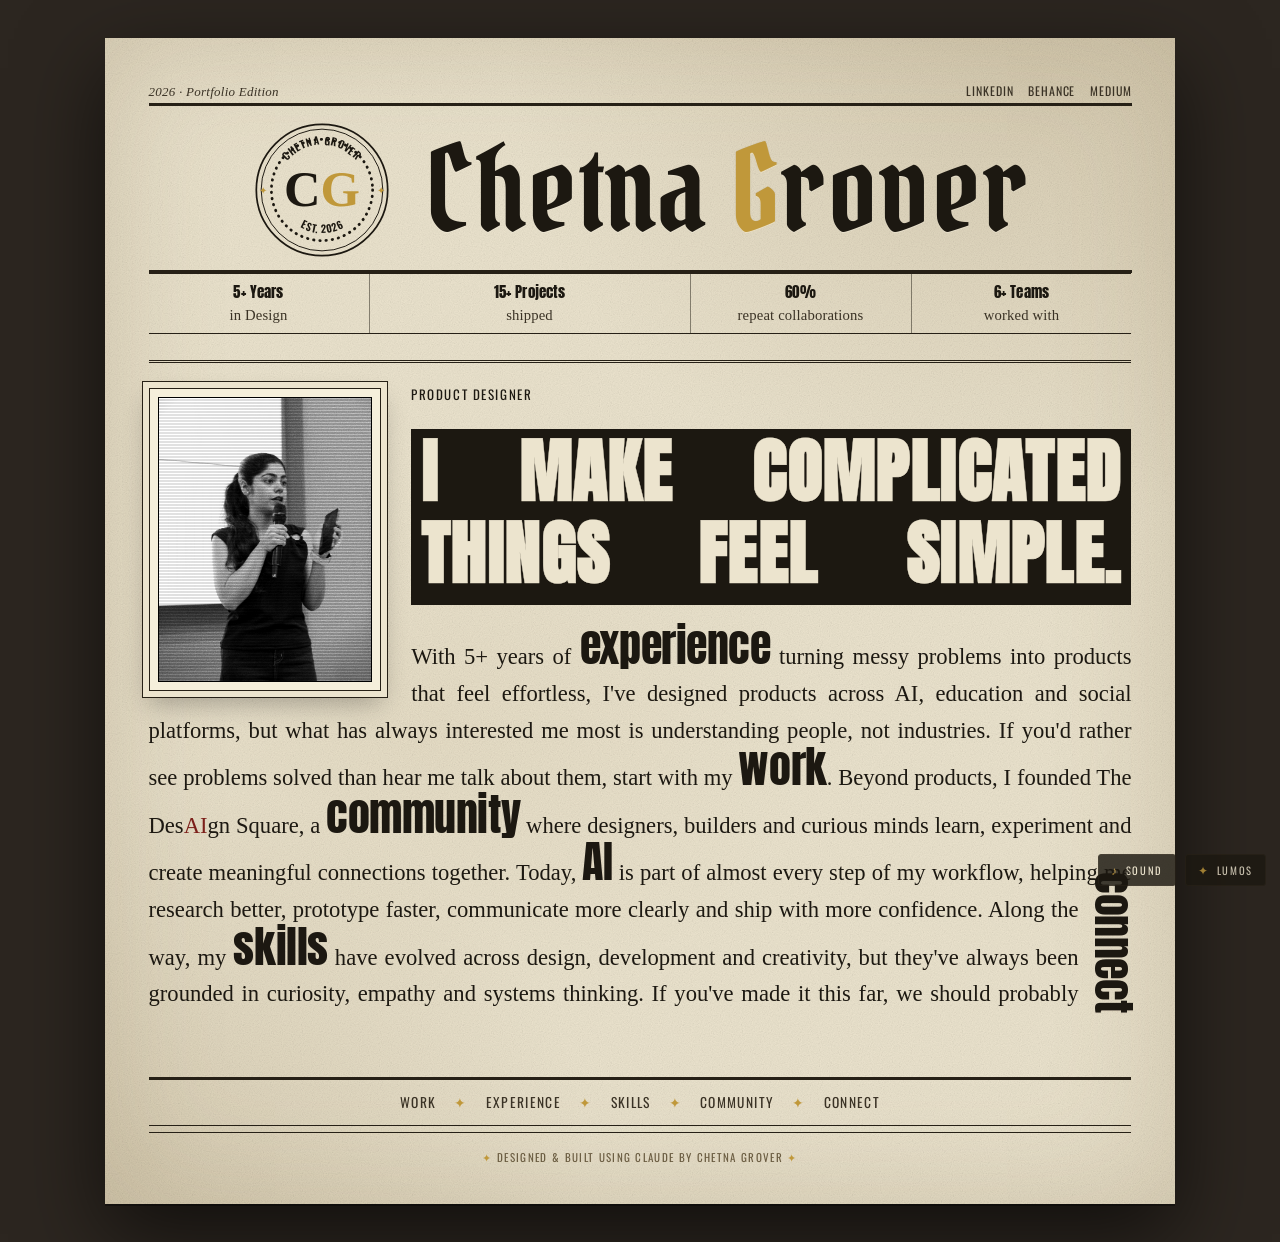
<file: index.html>
<!DOCTYPE html>
<html lang="en">
<head>
<meta charset="UTF-8" />
<meta name="viewport" content="width=device-width, initial-scale=1.0" />
<title>Chetna Grover · Product Designer</title>
<meta name="description" content="Chetna Grover, product designer with 5+ years building digital products across startups. Founder of The DesAIgn Square; currently exploring AI prototyping." />
<link rel="preconnect" href="https://fonts.googleapis.com" />
<link rel="preconnect" href="https://fonts.gstatic.com" crossorigin />
<link rel="stylesheet" href="prophet.css?v=151" />
</head>
<body>
<main class="sheet">


  <!-- ================= HEADER: MASTHEAD + STATS ================= -->
  <header class="masthead">
    <div class="mast-micro">
      <span class="mm-left">2026 &middot; Portfolio Edition</span>
      <span class="mm-right">
        <a href="https://www.linkedin.com/in/chetnagrover/" target="_blank" rel="noopener">LinkedIn</a>
        <a href="https://www.behance.net/chetnagrover" target="_blank" rel="noopener">Behance</a>
        <a href="https://chetnagrover00.medium.com/" target="_blank" rel="noopener">Medium</a>
      </span>
    </div>
    <div class="nameplate">
      <a href="index.html" class="crest-link" aria-label="Chetna Grover, home"><span class="obj crest" style="width:clamp(64px,11.5vw,140px);height:auto" aria-hidden="true">
        <svg viewBox="0 0 130 130" class="cgseal">
          <defs>
            <path id="cgTop" d="M23,65 A42,42 0 0 1 107,65"/>
            <path id="cgBot" d="M25,65 A40,40 0 0 0 105,65"/>
          </defs>
          <circle class="ring" cx="65" cy="65" r="61"/>
          <circle class="ring thin" cx="65" cy="65" r="56.5"/>
          <circle class="beads" cx="65" cy="65" r="47"/>
          <text class="arc"><textPath href="#cgTop" startOffset="50%">CHETNA GROVER</textPath></text>
          <text class="arc"><textPath href="#cgBot" startOffset="50%">EST. 2026</textPath></text>
          <text class="star" x="10" y="65">✦</text>
          <text class="star" x="120" y="65">✦</text>
          <text class="mono" x="65" y="80">C<tspan class="g">G</tspan></text>
        </svg>
      </span></a>
      <h1><a class="mast-home" href="index.html">Chetna <span class="gild">G</span>rover</a></h1>
    </div>
    <div class="dateline">
      <div class="cell"><b>5+ Years</b><span class="sub">in Design</span></div>
      <div class="cell mid"><b>15+ Projects</b><span class="sub">shipped</span></div>
      <div class="cell"><b>60%</b><span class="sub">repeat collaborations</span></div>
      <div class="cell r"><b>6+ Teams</b><span class="sub">worked with</span></div>
    </div>
  </header>

  <!-- ================= THE FRONT PAGE - one flowing story ================= -->
  <section class="frontpage">

    <div class="frontlead">
     <figure class="photo figure fp-portrait">
        <div class="frame">
          <img class="living" src="me.jpg" alt="Chetna Grover speaking, mic in hand, at a DesAIgn Square session" />
        </div>
      </figure>
      <span class="kicker">Product Designer</span>
      <h2 class="lead-head"><span class="mark">I make complicated things feel simple.</span></h2>
      <div class="bigflow">
      <p class="ft">With 5+ years of <a class="huge" href="experience.html">experience</a> turning messy problems into products that feel effortless, I've designed products across AI, education and social platforms, but what has always interested me most is understanding people, not industries. If you'd rather see problems solved than hear me talk about them, start with my <a class="huge" href="projects.html">work</a>. Beyond products, I founded The Des<span style="color:var(--seal-red)">AI</span>gn Square, a <a class="huge" href="community.html">community</a> where designers, builders and curious minds learn, experiment and create meaningful connections together. Today, <a class="huge" href="ai.html">AI</a> is part of almost every step of my workflow, helping me research better, prototype faster, communicate more clearly and ship with more confidence. Along the way, my <a class="huge" href="skills.html">skills</a> have evolved across design, development and creativity, but they've always been grounded in curiosity, empathy and systems thinking. If you've made it this far, we should probably <a class="connect-portal" href="contact.html" aria-label="Connect, get in touch">connect</a></p>
      </div>
      <div class="clearall" aria-hidden="true"></div>
    </div>
  </section>

  <!-- ================= FOOTER ================= -->
  <nav class="indexbar" aria-label="More about me" style="margin-top:clamp(16px,2.4vw,28px)">
    <a href="projects.html">Work</a><span class="sep">✦</span>
    <a href="experience.html">Experience</a><span class="sep">✦</span>
    <a href="skills.html">Skills</a><span class="sep">✦</span>
    <a href="community.html">Community</a><span class="sep">✦</span>
    <a href="contact.html">Connect</a>
  </nav>

  <div class="colophon"><span class="star">✦</span> Designed &amp; built using Claude by Chetna Grover <span class="star">✦</span></div>

</main>
<script src="prophet.js?v=103" defer></script>
</body>
</html>
</file>
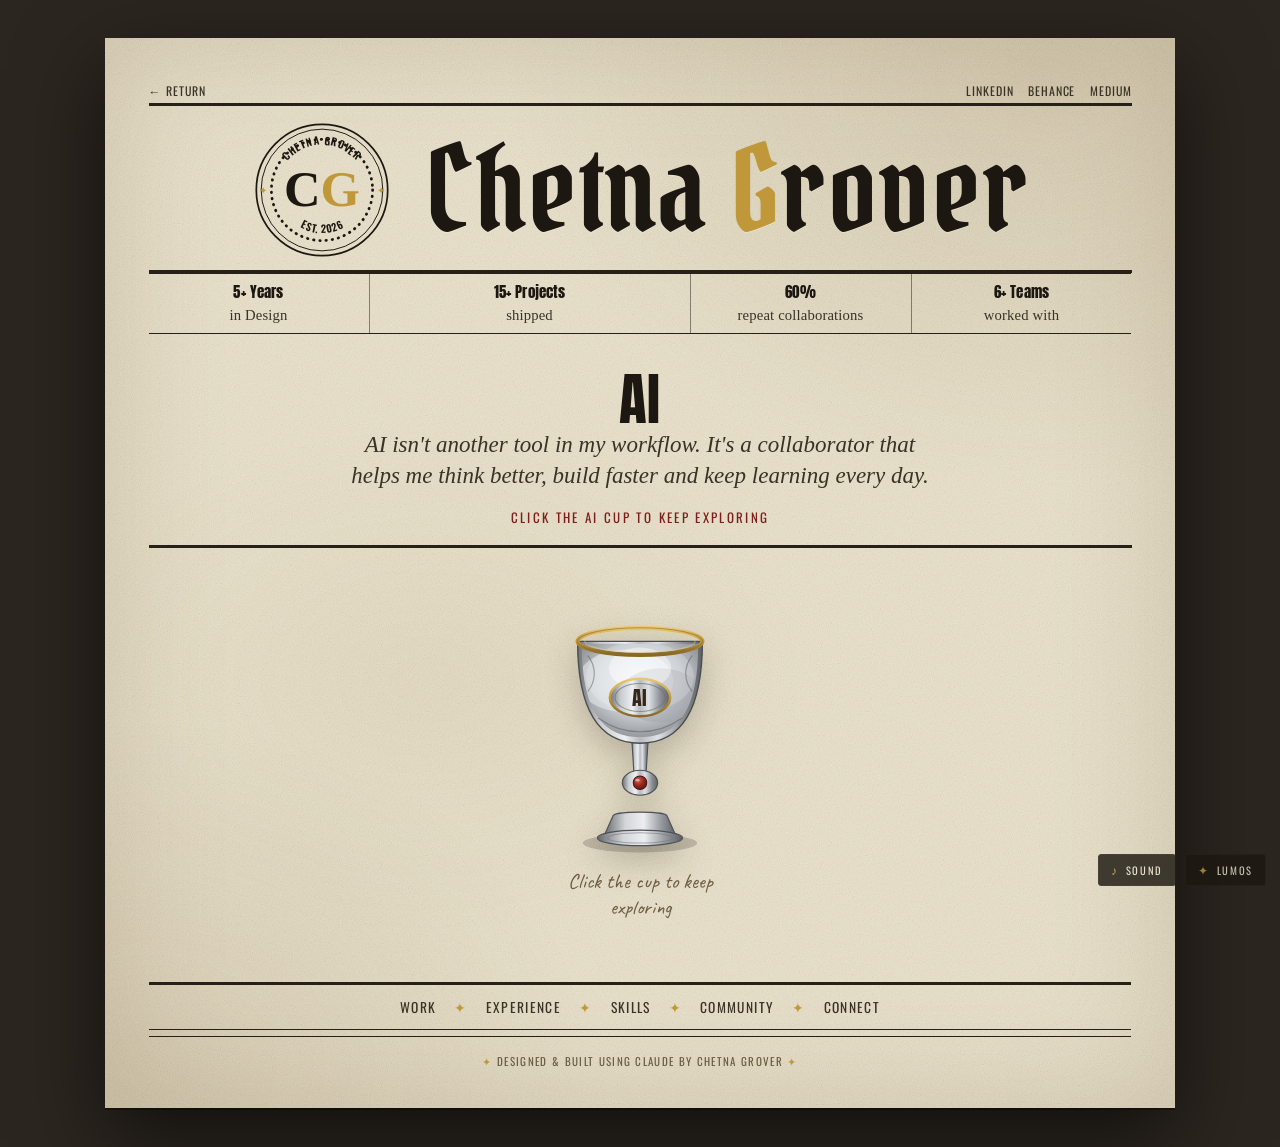
<file: ai.html>
<!DOCTYPE html>
<html lang="en">
<head>
<meta charset="UTF-8" />
<meta name="viewport" content="width=device-width, initial-scale=1.0" />
<title>How I Work With AI · Chetna Grover</title>
<meta name="description" content="How Chetna Grover actually uses AI day to day: as a thinking partner, for fast prototyping, to bridge design and development, and to make sense of research." />
<link rel="preconnect" href="https://fonts.googleapis.com" />
<link rel="preconnect" href="https://fonts.gstatic.com" crossorigin />
<link rel="stylesheet" href="prophet.css?v=151" />
</head>
<body>
<main class="sheet">

    <header class="masthead">
    <div class="mast-micro">
      <span class="mm-left"><a class="mast-return" href="index.html" data-return aria-label="Return to previous page"><span class="rt-word">Return</span><span class="rt-dest" aria-hidden="true"></span></a><span class="mm-ed">2026 &middot; Portfolio Edition</span></span>
      <span class="mm-right">
        <a href="https://www.linkedin.com/in/chetnagrover/" target="_blank" rel="noopener">LinkedIn</a>
        <a href="https://www.behance.net/chetnagrover" target="_blank" rel="noopener">Behance</a>
        <a href="https://chetnagrover00.medium.com/" target="_blank" rel="noopener">Medium</a>
      </span>
    </div>
    <div class="nameplate">
      <a href="index.html" class="crest-link" aria-label="Chetna Grover, home"><span class="obj crest" style="width:clamp(64px,11.5vw,140px);height:auto" aria-hidden="true">
        <svg viewBox="0 0 130 130" class="cgseal">
          <defs>
            <path id="cgTop" d="M23,65 A42,42 0 0 1 107,65"/>
            <path id="cgBot" d="M25,65 A40,40 0 0 0 105,65"/>
          </defs>
          <circle class="ring" cx="65" cy="65" r="61"/>
          <circle class="ring thin" cx="65" cy="65" r="56.5"/>
          <circle class="beads" cx="65" cy="65" r="47"/>
          <text class="arc"><textPath href="#cgTop" startOffset="50%">CHETNA GROVER</textPath></text>
          <text class="arc"><textPath href="#cgBot" startOffset="50%">EST. 2026</textPath></text>
          <text class="star" x="10" y="65">✦</text>
          <text class="star" x="120" y="65">✦</text>
          <text class="mono" x="65" y="80">C<tspan class="g">G</tspan></text>
        </svg>
      </span></a>
      <h1><a class="mast-home" href="index.html">Chetna <span class="gild">G</span>rover</a></h1>
    </div>
    <div class="dateline">
      <div class="cell"><b>5+ Years</b><span class="sub">in Design</span></div>
      <div class="cell mid"><b>15+ Projects</b><span class="sub">shipped</span></div>
      <div class="cell"><b>60%</b><span class="sub">repeat collaborations</span></div>
      <div class="cell r"><b>6+ Teams</b><span class="sub">worked with</span></div>
    </div>
  </header>

  <!-- ================= HERO ================= -->
  <section class="pagehead">
    <h2 class="exhead" style="justify-items:center">
      <span class="l poster lg">AI</span>
    </h2>
    <p class="deck">AI isn't another tool in my workflow. It's a collaborator that helps me think better, build faster and keep learning every day.</p>
    <p class="cup-cue">Click the AI Cup to keep exploring</p>
  </section>

  <hr class="rule thick" />

  <!-- ================= THE AI CUP ================= -->
  <section class="cupstage" id="cupstage" aria-label="The AI Cup. Click it to draw a parchment about how I work with AI.">

    <!-- the parchment that rises from the cup and unrolls -->
    <div class="parch" id="parch" aria-hidden="true">
      <span class="parch-rod top" aria-hidden="true"></span>
      <div class="parch-sheet">
        <div class="parch-inner">
          <button class="parch-close" id="parchClose" type="button" aria-label="Close and return to the cup">&times;</button>
          <h3 class="parch-head" id="parchHead"></h3>
          <p class="parch-text" id="parchText"></p>
        </div>
      </div>
      <span class="parch-rod bottom" aria-hidden="true"></span>
    </div>

    <!-- the cup -->
    <button class="cup" id="cup" type="button" aria-label="Draw a parchment from the AI Cup">
      <svg class="cup-svg" viewBox="0 0 200 268" aria-hidden="true">
        <defs>
          <linearGradient id="silverBody" x1="0" y1="0" x2="1" y2="0">
            <stop offset="0" stop-color="#6f7378"/><stop offset=".18" stop-color="#c9ccd0"/>
            <stop offset=".38" stop-color="#eef0f2"/><stop offset=".5" stop-color="#b7babf"/>
            <stop offset=".64" stop-color="#dfe2e5"/><stop offset=".84" stop-color="#8b8f94"/>
            <stop offset="1" stop-color="#5f6367"/>
          </linearGradient>
          <linearGradient id="silverFoot" x1="0" y1="0" x2="1" y2="0">
            <stop offset="0" stop-color="#63676b"/><stop offset=".3" stop-color="#d3d6d9"/>
            <stop offset=".55" stop-color="#eceef0"/><stop offset=".78" stop-color="#9a9ea3"/>
            <stop offset="1" stop-color="#5a5e62"/>
          </linearGradient>
          <radialGradient id="pool" cx=".5" cy=".42" r=".62">
            <stop offset="0" stop-color="#f4f6f8"/><stop offset=".55" stop-color="#c3c7cc"/>
            <stop offset="1" stop-color="#7f8388"/>
          </radialGradient>
          <radialGradient id="jewel" cx=".38" cy=".32" r=".85">
            <stop offset="0" stop-color="#cd6055"/><stop offset=".5" stop-color="#8f241d"/><stop offset="1" stop-color="#571310"/>
          </radialGradient>
          <linearGradient id="goldrim" x1="0" y1="0" x2="0" y2="1">
            <stop offset="0" stop-color="#e9c874"/><stop offset=".5" stop-color="#c0983a"/><stop offset="1" stop-color="#876926"/>
          </linearGradient>
          <clipPath id="bowlClip"><path d="M44 60 C44 128 66 150 100 150 C134 150 156 128 156 60 Z"/></clipPath>
        </defs>

        <!-- cast shadow -->
        <ellipse class="cup-shadow" cx="100" cy="252" rx="55" ry="9"/>

        <!-- foot: flared and engraved -->
        <path fill="url(#silverFoot)" stroke="#4f5155" stroke-width="1.1" d="M74 226 C74 221 126 221 126 226 L135 246 C135 251 65 251 65 246 Z"/>
        <ellipse fill="url(#silverFoot)" stroke="#4f5155" stroke-width="1.1" cx="100" cy="247" rx="41" ry="7.5"/>
        <ellipse fill="none" stroke="#6f7276" stroke-width="1" opacity=".55" cx="100" cy="247" rx="31" ry="5"/>

        <!-- stem, knop and a set jewel -->
        <path fill="url(#silverBody)" stroke="#4f5155" stroke-width="1.1" d="M92 150 L108 150 L105 198 L95 198 Z"/>
        <ellipse fill="url(#silverBody)" stroke="#4f5155" stroke-width="1.1" cx="100" cy="194" rx="17" ry="12"/>
        <ellipse fill="url(#jewel)" stroke="#4a130f" stroke-width="1" cx="100" cy="194" rx="6.5" ry="6.5"/>
        <ellipse fill="#ffffff" opacity=".5" cx="97.5" cy="191.5" rx="2" ry="1.3"/>

        <!-- bowl body -->
        <path class="cup-bowl" fill="url(#silverBody)" stroke="#4a4c50" stroke-width="1.3"
              d="M40 58 C40 132 66 156 100 156 C134 156 160 132 160 58 Z"/>

        <!-- swirling silver energy, clipped to the inside of the bowl -->
        <g clip-path="url(#bowlClip)">
          <rect class="energy-pool" x="40" y="52" width="120" height="104" fill="url(#pool)"/>
          <g class="energy-swirl">
            <ellipse cx="86" cy="96" rx="46" ry="30" fill="#eef1f3" opacity=".5"/>
            <ellipse cx="120" cy="110" rx="40" ry="26" fill="#9fa3a8" opacity=".45"/>
            <ellipse cx="100" cy="84" rx="30" ry="20" fill="#ffffff" opacity=".4"/>
          </g>
          <ellipse class="energy-glow" cx="100" cy="92" rx="52" ry="34" fill="#ffffff" opacity=".18"/>
        </g>

        <!-- engraved scrollwork on the goblet metal -->
        <g fill="none" stroke="#565a5e" stroke-width="1.1" opacity=".5" stroke-linecap="round">
          <path d="M50 72 C58 82 58 96 50 106"/>
          <path d="M150 72 C142 82 142 96 150 106"/>
          <path d="M60 132 C74 142 86 145 100 145 C114 145 126 142 140 132"/>
        </g>

        <!-- the AI cartouche -->
        <ellipse cx="100" cy="112" rx="29" ry="18" fill="url(#silverBody)" stroke="url(#goldrim)" stroke-width="2.4"/>
        <ellipse cx="100" cy="112" rx="24" ry="13.5" fill="none" stroke="#6f7276" stroke-width="1" opacity=".7"/>
        <text class="cup-mark" x="100" y="120" text-anchor="middle">AI</text>

        <!-- beaded gold rim -->
        <ellipse class="cup-rim" cx="100" cy="58" rx="60" ry="13" fill="none" stroke="url(#goldrim)" stroke-width="4"/>
        <ellipse cx="100" cy="58" rx="60" ry="13" fill="none" stroke="#876926" stroke-width="1" opacity=".6"/>
        <ellipse cx="100" cy="58" rx="53" ry="10.5" fill="none" stroke="#ecd196" stroke-width="1" opacity=".5"/>
      </svg>
      <span class="cup-hint" id="cupHint">Click the cup to keep exploring</span>
    </button>
    <p class="cup-progress" id="cupProgress" aria-live="polite"></p>

  </section>

    <nav class="indexbar" aria-label="More about me" style="margin-top:clamp(16px,2.4vw,28px)">
    <a href="projects.html">Work</a><span class="sep">✦</span>
    <a href="experience.html">Experience</a><span class="sep">✦</span>
    <a href="skills.html">Skills</a><span class="sep">✦</span>
    <a href="community.html">Community</a><span class="sep">✦</span>
    <a href="contact.html">Connect</a>
  </nav>

  <div class="colophon"><span class="star">✦</span> Designed &amp; built using Claude by Chetna Grover <span class="star">✦</span></div>
</main>
<script src="prophet.js?v=103" defer></script>
</body>
</html>
</file>
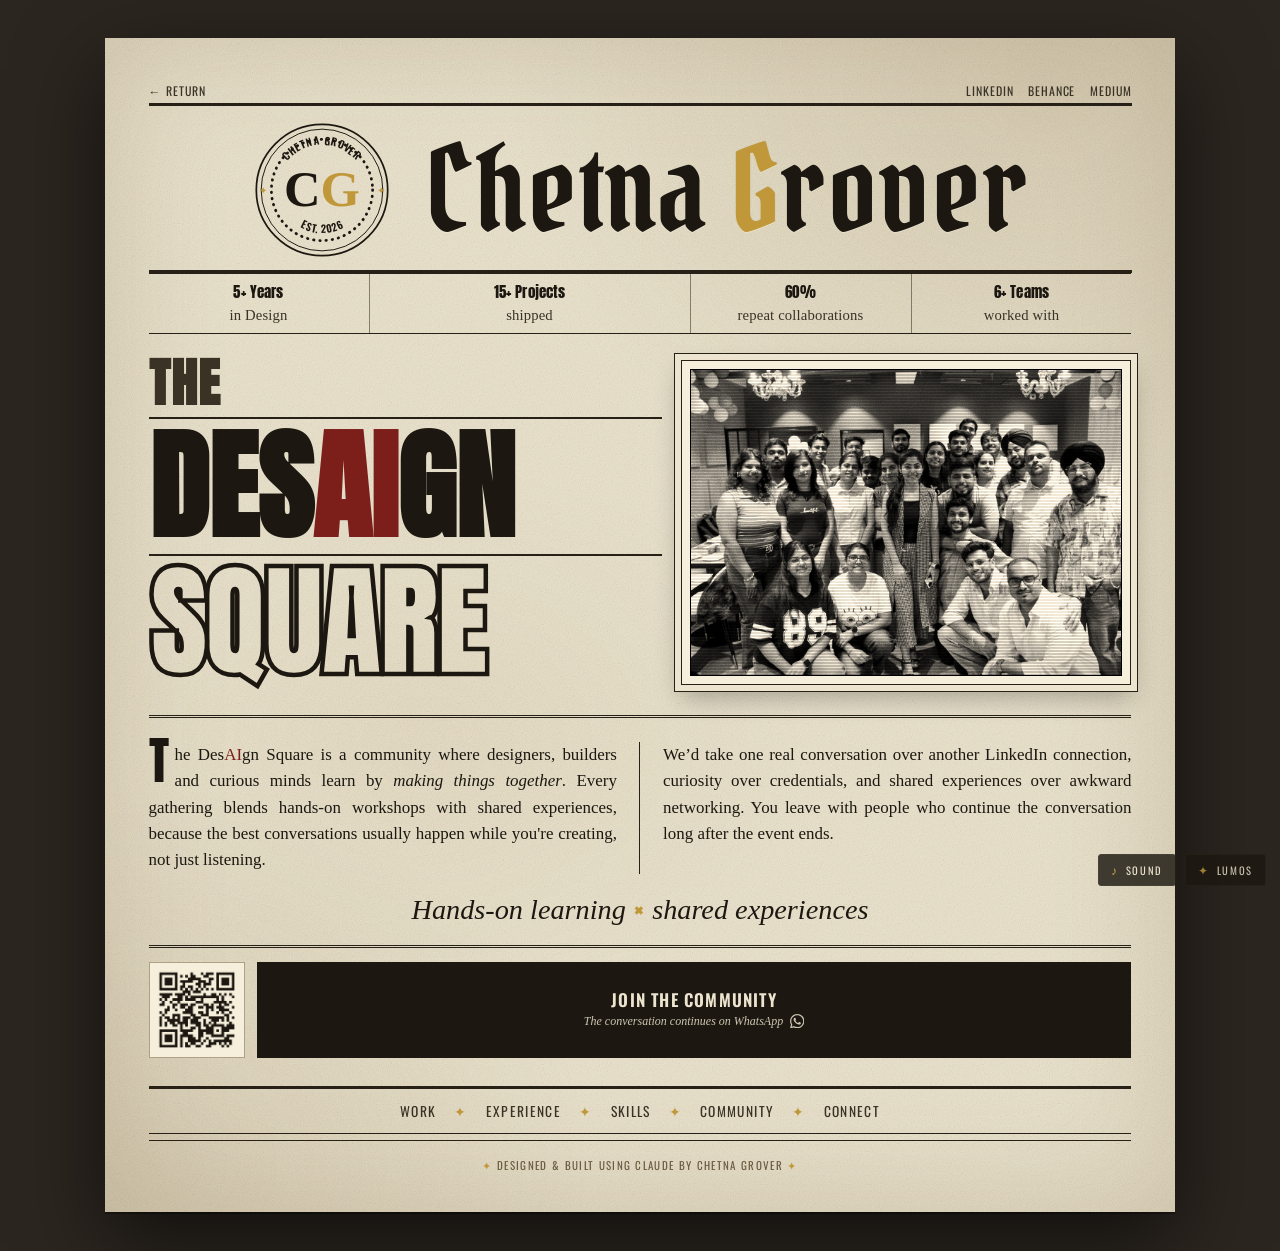
<file: community.html>
<!DOCTYPE html>
<html lang="en">
<head>
<meta charset="UTF-8" />
<meta name="viewport" content="width=device-width, initial-scale=1.0" />
<title>The DesAIgn Square · Chetna Grover</title>
<meta name="description" content="The DesAIgn Square: the loose society of makers around Chetna Grover, with talks, collaborations, and shared knowledge." />
<link rel="preconnect" href="https://fonts.googleapis.com" />
<link rel="preconnect" href="https://fonts.gstatic.com" crossorigin />
<link rel="stylesheet" href="prophet.css?v=151" />
</head>
<body>
<main class="sheet">

    <header class="masthead">
    <div class="mast-micro">
      <span class="mm-left"><a class="mast-return" href="index.html" data-return aria-label="Return to previous page"><span class="rt-word">Return</span><span class="rt-dest" aria-hidden="true"></span></a><span class="mm-ed">2026 &middot; Portfolio Edition</span></span>
      <span class="mm-right">
        <a href="https://www.linkedin.com/in/chetnagrover/" target="_blank" rel="noopener">LinkedIn</a>
        <a href="https://www.behance.net/chetnagrover" target="_blank" rel="noopener">Behance</a>
        <a href="https://chetnagrover00.medium.com/" target="_blank" rel="noopener">Medium</a>
      </span>
    </div>
    <div class="nameplate">
      <a href="index.html" class="crest-link" aria-label="Chetna Grover, home"><span class="obj crest" style="width:clamp(64px,11.5vw,140px);height:auto" aria-hidden="true">
        <svg viewBox="0 0 130 130" class="cgseal">
          <defs>
            <path id="cgTop" d="M23,65 A42,42 0 0 1 107,65"/>
            <path id="cgBot" d="M25,65 A40,40 0 0 0 105,65"/>
          </defs>
          <circle class="ring" cx="65" cy="65" r="61"/>
          <circle class="ring thin" cx="65" cy="65" r="56.5"/>
          <circle class="beads" cx="65" cy="65" r="47"/>
          <text class="arc"><textPath href="#cgTop" startOffset="50%">CHETNA GROVER</textPath></text>
          <text class="arc"><textPath href="#cgBot" startOffset="50%">EST. 2026</textPath></text>
          <text class="star" x="10" y="65">✦</text>
          <text class="star" x="120" y="65">✦</text>
          <text class="mono" x="65" y="80">C<tspan class="g">G</tspan></text>
        </svg>
      </span></a>
      <h1><a class="mast-home" href="index.html">Chetna <span class="gild">G</span>rover</a></h1>
    </div>
    <div class="dateline">
      <div class="cell"><b>5+ Years</b><span class="sub">in Design</span></div>
      <div class="cell mid"><b>15+ Projects</b><span class="sub">shipped</span></div>
      <div class="cell"><b>60%</b><span class="sub">repeat collaborations</span></div>
      <div class="cell r"><b>6+ Teams</b><span class="sub">worked with</span></div>
    </div>
  </header>

  <section class="ff">
    <figure class="photo ff-photo">
      <div class="frame">
        <img class="living" src="community-photo.jpg" alt="The DesAIgn Square: a room full of designers, mid-conversation" />
      </div>
    </figure>

    <h2 class="ff-head" aria-label="The DesAIgn Square">
      <span class="ff-the">The</span>
      <span class="ff-mid">Des<span class="ai">AI</span>gn</span>
      <span class="ff-out">Square</span>
    </h2>

    <div class="ff-body">
      <div class="ff-story">
        <p><span class="ff-dropcap">T</span>he Des<span class="ai">AI</span>gn Square is a community where designers, builders and curious minds learn by <em>making things together</em>. Every gathering blends hands-on workshops with shared experiences, because the best conversations usually happen while you're creating, not just listening.</p>
        <p>We&rsquo;d take one real conversation over another LinkedIn connection, curiosity over credentials, and shared experiences over awkward networking. You leave with people who continue the conversation long after the event ends.</p>
      </div>
      <p class="ff-eq" data-eqmorph><span data-eqrole="src">Hands-on learning</span> <span class="op">&times;</span> <span data-eqrole="src">shared experiences</span> <span class="op eq">=</span> <span data-eqrole="dst">meaningful connections.</span></p>
      <div class="ff-join">
        <a class="ff-qr" href="https://chat.whatsapp.com/JCS8Ts7KACNHZBFlVH1ROe" target="_blank" rel="noopener"><img src="qr-community.png" alt="Scan to join The DesAIgn Square on WhatsApp" /></a>
        <a class="ff-btn" href="https://chat.whatsapp.com/JCS8Ts7KACNHZBFlVH1ROe" target="_blank" rel="noopener">Join the Community <span>The conversation continues on WhatsApp <svg class="wa-ico" viewBox="0 0 24 24" aria-hidden="true"><path d="M17.472 14.382c-.297-.149-1.758-.867-2.03-.967-.273-.099-.471-.148-.67.15-.197.297-.767.966-.94 1.164-.173.199-.347.223-.644.075-.297-.15-1.255-.463-2.39-1.475-.883-.788-1.48-1.761-1.653-2.059-.173-.297-.018-.458.13-.606.134-.133.298-.347.446-.52.149-.174.198-.298.298-.497.099-.198.05-.371-.025-.52-.075-.149-.669-1.612-.916-2.207-.242-.579-.487-.5-.669-.51-.173-.008-.371-.01-.57-.01-.198 0-.52.074-.792.372-.272.297-1.04 1.016-1.04 2.479 0 1.462 1.065 2.875 1.213 3.074.149.198 2.096 3.2 5.077 4.487.71.306 1.263.489 1.694.625.712.227 1.36.195 1.872.118.571-.085 1.758-.719 2.006-1.413.248-.694.248-1.289.173-1.413-.074-.124-.272-.198-.57-.347m-5.421 7.403h-.004a9.87 9.87 0 01-5.031-1.378l-.361-.214-3.741.982.998-3.648-.235-.374a9.86 9.86 0 01-1.51-5.26c.001-5.45 4.436-9.884 9.888-9.884 2.64 0 5.122 1.03 6.988 2.898a9.825 9.825 0 012.893 6.994c-.003 5.45-4.437 9.885-9.885 9.885M20.52 3.449C18.24 1.245 15.24 0 12.045 0 5.463 0 .104 5.359.101 11.945c0 2.096.549 4.14 1.595 5.945L0 24l6.335-1.652a11.96 11.96 0 005.71 1.454h.006c6.585 0 11.946-5.359 11.949-11.945a11.9 11.9 0 00-3.495-8.436"/></svg></span></a>
      </div>
    </div>
  </section>

    <nav class="indexbar" aria-label="More about me" style="margin-top:clamp(16px,2.4vw,28px)">
    <a href="projects.html">Work</a><span class="sep">✦</span>
    <a href="experience.html">Experience</a><span class="sep">✦</span>
    <a href="skills.html">Skills</a><span class="sep">✦</span>
    <a href="community.html">Community</a><span class="sep">✦</span>
    <a href="contact.html">Connect</a>
  </nav>

  <div class="colophon"><span class="star">✦</span> Designed &amp; built using Claude by Chetna Grover <span class="star">✦</span></div>
</main>
<script src="prophet.js?v=103" defer></script>
</body>
</html>
</file>
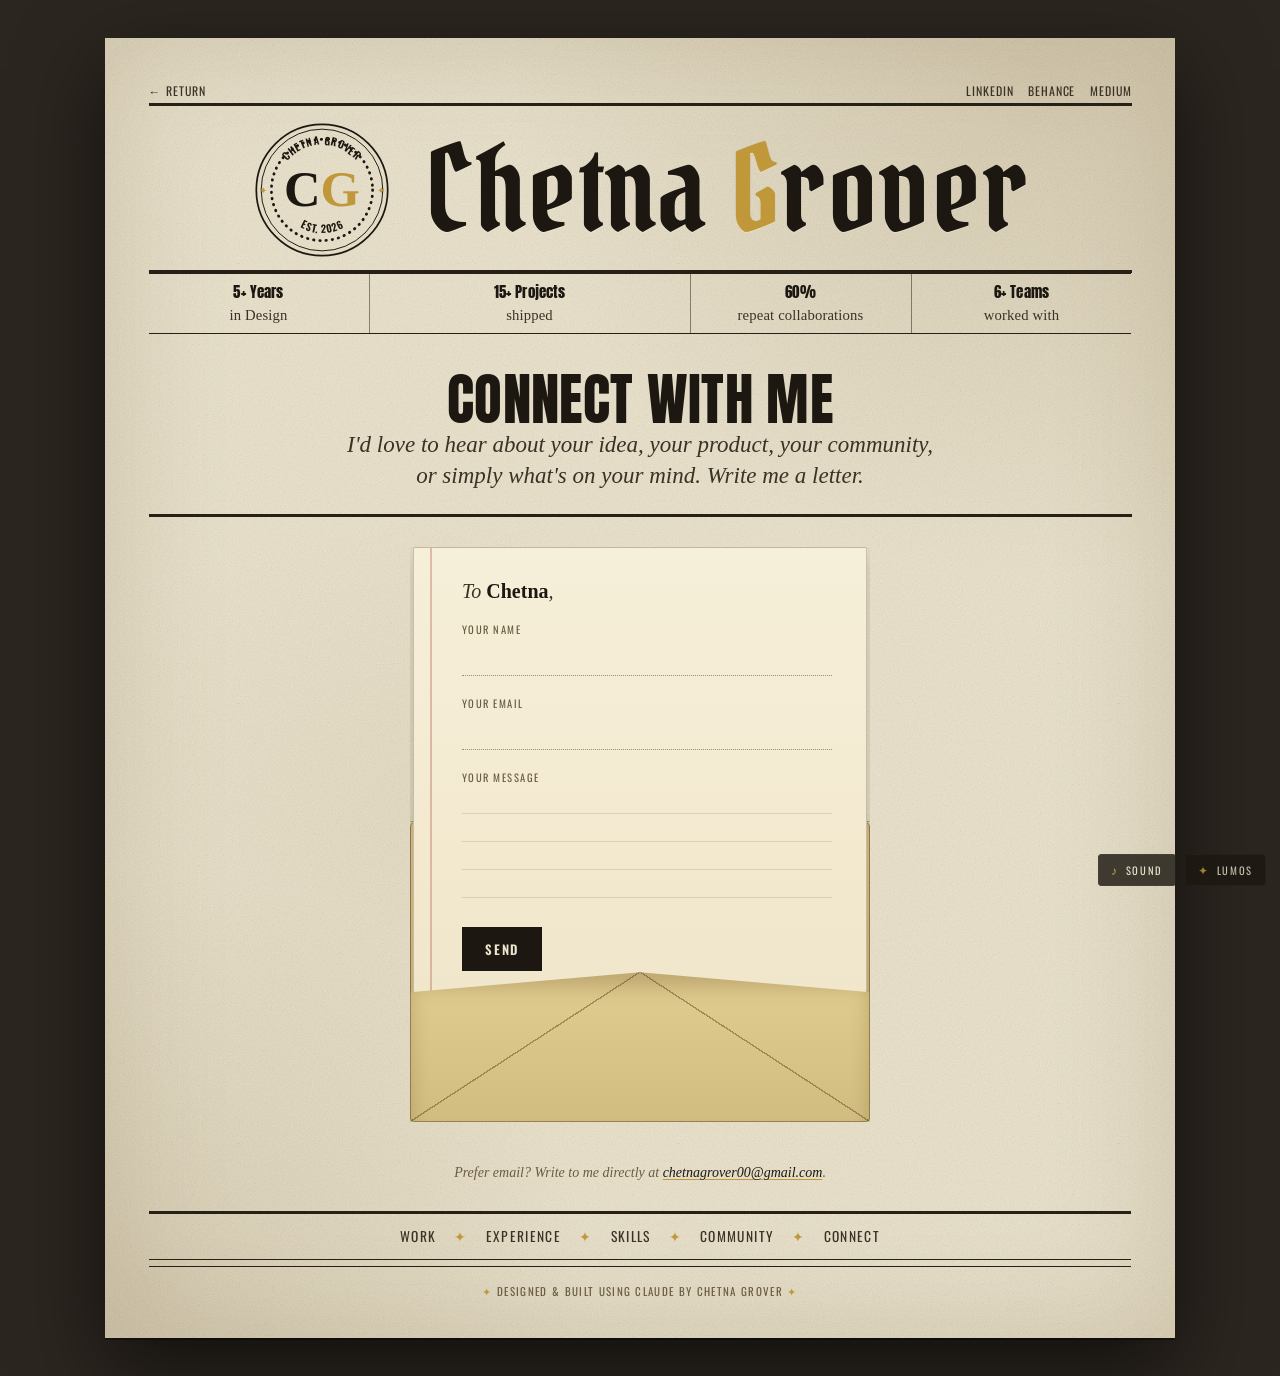
<file: contact.html>
<!DOCTYPE html>
<html lang="en">
<head>
<meta charset="UTF-8" />
<meta name="viewport" content="width=device-width, initial-scale=1.0" />
<title>Connect with me · Chetna Grover</title>
<meta name="description" content="Write to Chetna Grover about product design, AI, speaking, workshops, The DesAIgn Square, collaborations, or just an interesting conversation." />
<link rel="preconnect" href="https://fonts.googleapis.com" />
<link rel="preconnect" href="https://fonts.gstatic.com" crossorigin />
<link rel="stylesheet" href="prophet.css?v=151" />
</head>
<body>
<main class="sheet">

    <header class="masthead">
    <div class="mast-micro">
      <span class="mm-left"><a class="mast-return" href="index.html" data-return aria-label="Return to previous page"><span class="rt-word">Return</span><span class="rt-dest" aria-hidden="true"></span></a><span class="mm-ed">2026 &middot; Portfolio Edition</span></span>
      <span class="mm-right">
        <a href="https://www.linkedin.com/in/chetnagrover/" target="_blank" rel="noopener">LinkedIn</a>
        <a href="https://www.behance.net/chetnagrover" target="_blank" rel="noopener">Behance</a>
        <a href="https://chetnagrover00.medium.com/" target="_blank" rel="noopener">Medium</a>
      </span>
    </div>
    <div class="nameplate">
      <a href="index.html" class="crest-link" aria-label="Chetna Grover, home"><span class="obj crest" style="width:clamp(64px,11.5vw,140px);height:auto" aria-hidden="true">
        <svg viewBox="0 0 130 130" class="cgseal">
          <defs>
            <path id="cgTop" d="M23,65 A42,42 0 0 1 107,65"/>
            <path id="cgBot" d="M25,65 A40,40 0 0 0 105,65"/>
          </defs>
          <circle class="ring" cx="65" cy="65" r="61"/>
          <circle class="ring thin" cx="65" cy="65" r="56.5"/>
          <circle class="beads" cx="65" cy="65" r="47"/>
          <text class="arc"><textPath href="#cgTop" startOffset="50%">CHETNA GROVER</textPath></text>
          <text class="arc"><textPath href="#cgBot" startOffset="50%">EST. 2026</textPath></text>
          <text class="star" x="10" y="65">✦</text>
          <text class="star" x="120" y="65">✦</text>
          <text class="mono" x="65" y="80">C<tspan class="g">G</tspan></text>
        </svg>
      </span></a>
      <h1><a class="mast-home" href="index.html">Chetna <span class="gild">G</span>rover</a></h1>
    </div>
    <div class="dateline">
      <div class="cell"><b>5+ Years</b><span class="sub">in Design</span></div>
      <div class="cell mid"><b>15+ Projects</b><span class="sub">shipped</span></div>
      <div class="cell"><b>60%</b><span class="sub">repeat collaborations</span></div>
      <div class="cell r"><b>6+ Teams</b><span class="sub">worked with</span></div>
    </div>
  </header>

  <section class="pagehead">
    <h2 class="exhead" style="justify-items:center">
      <span class="l poster lg">Connect with me</span>
    </h2>
    <p class="deck">I'd love to hear about your idea, your product, your community, or simply what's on your mind. Write me a letter.</p>
  </section>

  <hr class="rule thick" />

  <!-- ================= THE LETTER (contact as stationery) ================= -->
  <section class="post" aria-label="Write me a letter">
    <div class="post-stage" id="postStage">
      <div class="env-scene" id="envScene">
        <div class="env-body" aria-hidden="true"></div>
        <div class="env-flap" id="envFlap" aria-hidden="true"></div>

        <form class="letter" id="letterForm" data-endpoint="" novalidate>
          <div class="letter-sheet">
            <p class="l-to">To <b>Chetna</b>,</p>
            <label class="l-field">
              <span class="l-lbl">Your name</span>
              <input class="l-input" type="text" name="name" autocomplete="name" required aria-describedby="err-name" />
              <span class="l-err" id="err-name" aria-live="polite"></span>
            </label>
            <label class="l-field">
              <span class="l-lbl">Your email</span>
              <input class="l-input" type="email" name="email" autocomplete="email" required aria-describedby="err-email" />
              <span class="l-err" id="err-email" aria-live="polite"></span>
            </label>
            <label class="l-field l-msg">
              <span class="l-lbl">Your message</span>
              <textarea class="l-input l-area" name="message" rows="4" required aria-describedby="err-message"></textarea>
              <span class="l-err" id="err-message" aria-live="polite"></span>
            </label>
            <div class="l-foot">
              <button class="l-send" type="submit" id="foldSend">Send</button>
            </div>
          </div>
        </form>

        <div class="env-front" aria-hidden="true"></div>
        <div class="env-wax" id="envWax" aria-hidden="true"><svg class="wax-seal" viewBox="0 0 60 60" aria-hidden="true">
          <defs><radialGradient id="waxg" cx="40%" cy="33%" r="78%">
            <stop offset="0%" stop-color="#bb473c"/><stop offset="50%" stop-color="#89231c"/><stop offset="100%" stop-color="#541210"/>
          </radialGradient></defs>
          <circle cx="30" cy="30" r="28" fill="url(#waxg)" stroke="#480e0b" stroke-width=".6"/>
          <ellipse cx="22" cy="19" rx="14" ry="9.5" fill="#dd7064" opacity=".22"/>
          <g fill="none" stroke-linecap="round">
            <circle cx="30" cy="30" r="22.6" stroke="#e58f83" stroke-width="1.4" opacity=".45" transform="translate(-.5 -.6)"/>
            <circle cx="30" cy="30" r="22.6" stroke="#450d0a" stroke-width="1.4" opacity=".5" transform="translate(.5 .6)"/>
            <circle cx="30" cy="30" r="22.6" stroke="#7e2019" stroke-width="1.2"/>
            <circle cx="30" cy="30" r="17" stroke="#e58f83" stroke-width="2.1" stroke-dasharray=".5 3.1" opacity=".4" transform="translate(-.4 -.5)"/>
            <circle cx="30" cy="30" r="17" stroke="#440d0a" stroke-width="2.1" stroke-dasharray=".5 3.1" opacity=".5" transform="translate(.4 .5)"/>
            <circle cx="30" cy="30" r="17" stroke="#7a1e17" stroke-width="1.9" stroke-dasharray=".5 3.1"/>
          </g>
          <g font-family="'Old Standard TT', Georgia, 'Times New Roman', serif" font-weight="700" font-size="21" text-anchor="middle">
            <text x="30.6" y="38.1" fill="#440d0a" opacity=".55">CG</text>
            <text x="29.4" y="36.9" fill="#e88f83" opacity=".5">CG</text>
            <text x="30" y="37.5" fill="#7c1f1a">CG</text>
          </g>
        </svg></div>
      </div>

      <div class="post-done" id="postDone" aria-live="polite"></div>
    </div>

    <p class="post-alt">Prefer email? Write to me directly at <a href="mailto:chetnagrover00@gmail.com">chetnagrover00@gmail.com</a>.</p>
  </section>

    <nav class="indexbar" aria-label="More about me" style="margin-top:clamp(16px,2.4vw,28px)">
    <a href="projects.html">Work</a><span class="sep">✦</span>
    <a href="experience.html">Experience</a><span class="sep">✦</span>
    <a href="skills.html">Skills</a><span class="sep">✦</span>
    <a href="community.html">Community</a><span class="sep">✦</span>
    <a href="contact.html">Connect</a>
  </nav>

  <div class="colophon"><span class="star">✦</span> Designed &amp; built using Claude by Chetna Grover <span class="star">✦</span></div>
</main>
<script src="prophet.js?v=103" defer></script>
</body>
</html>
</file>
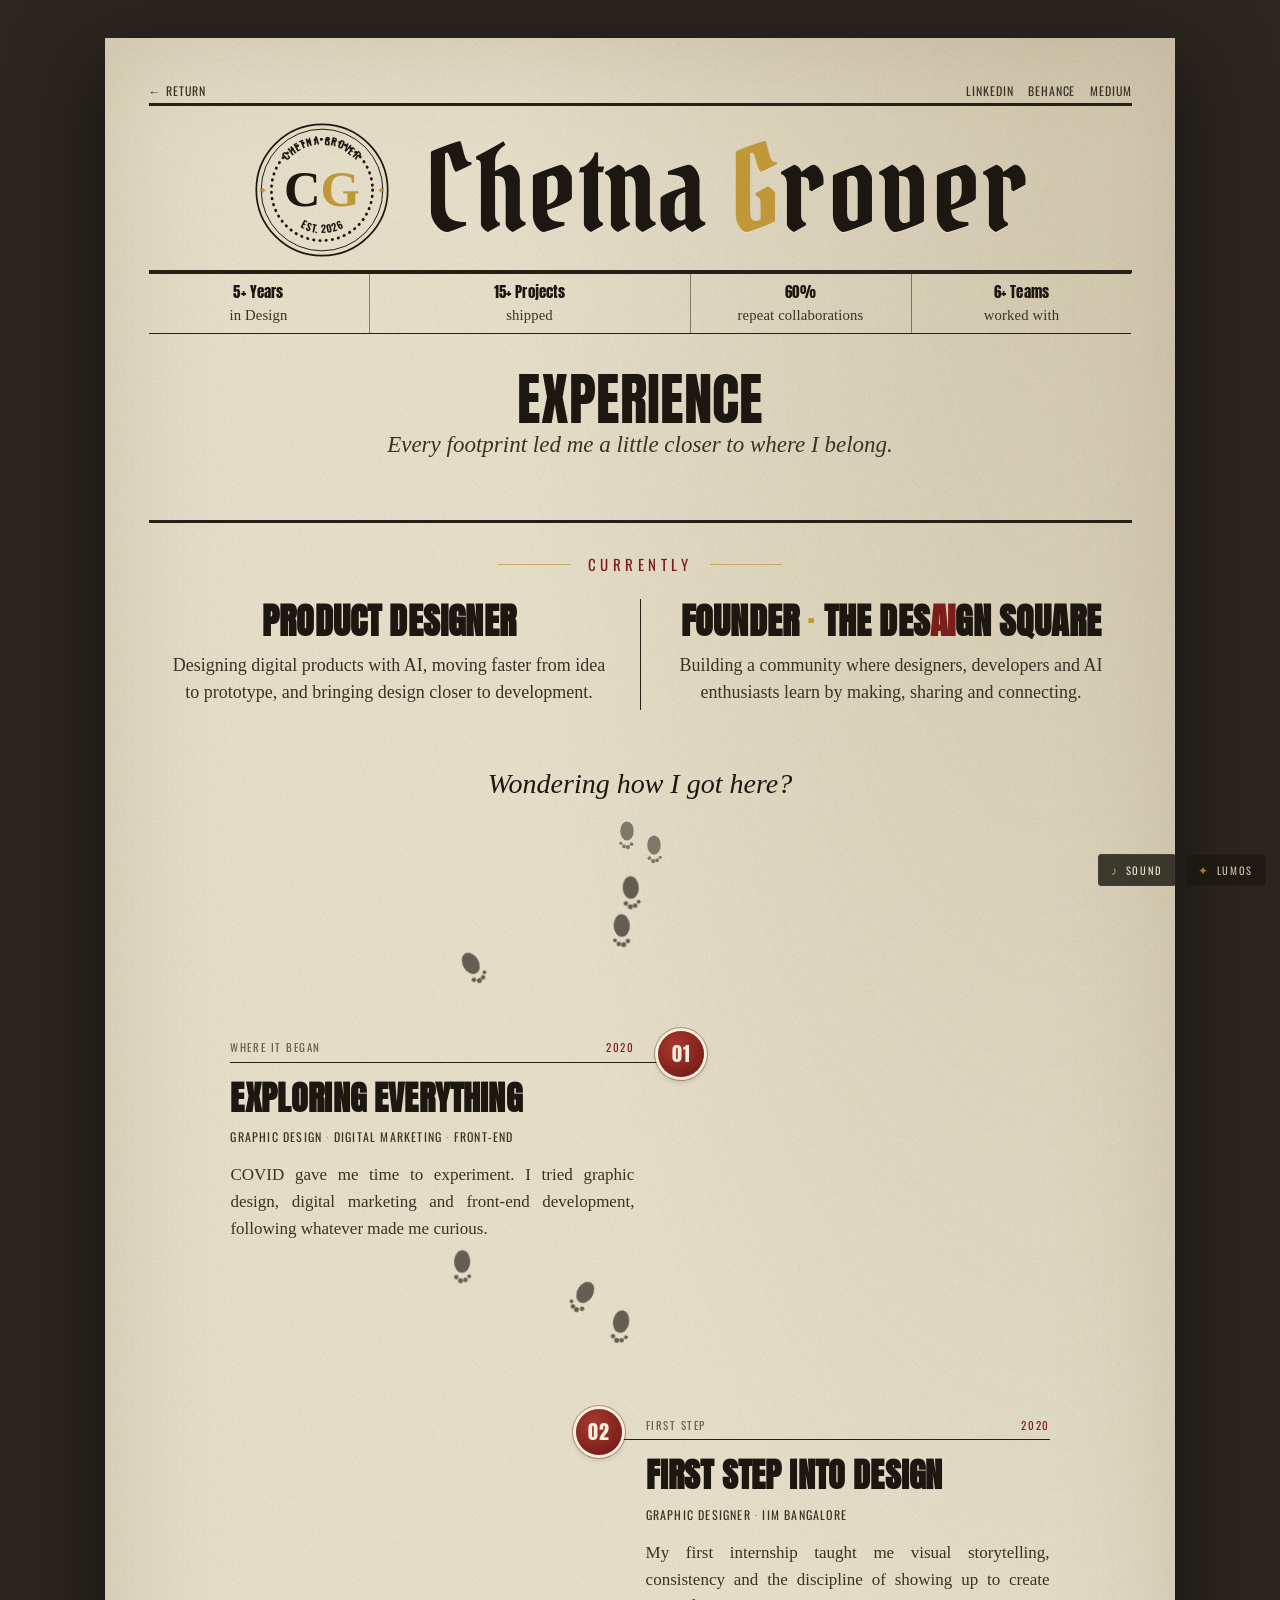
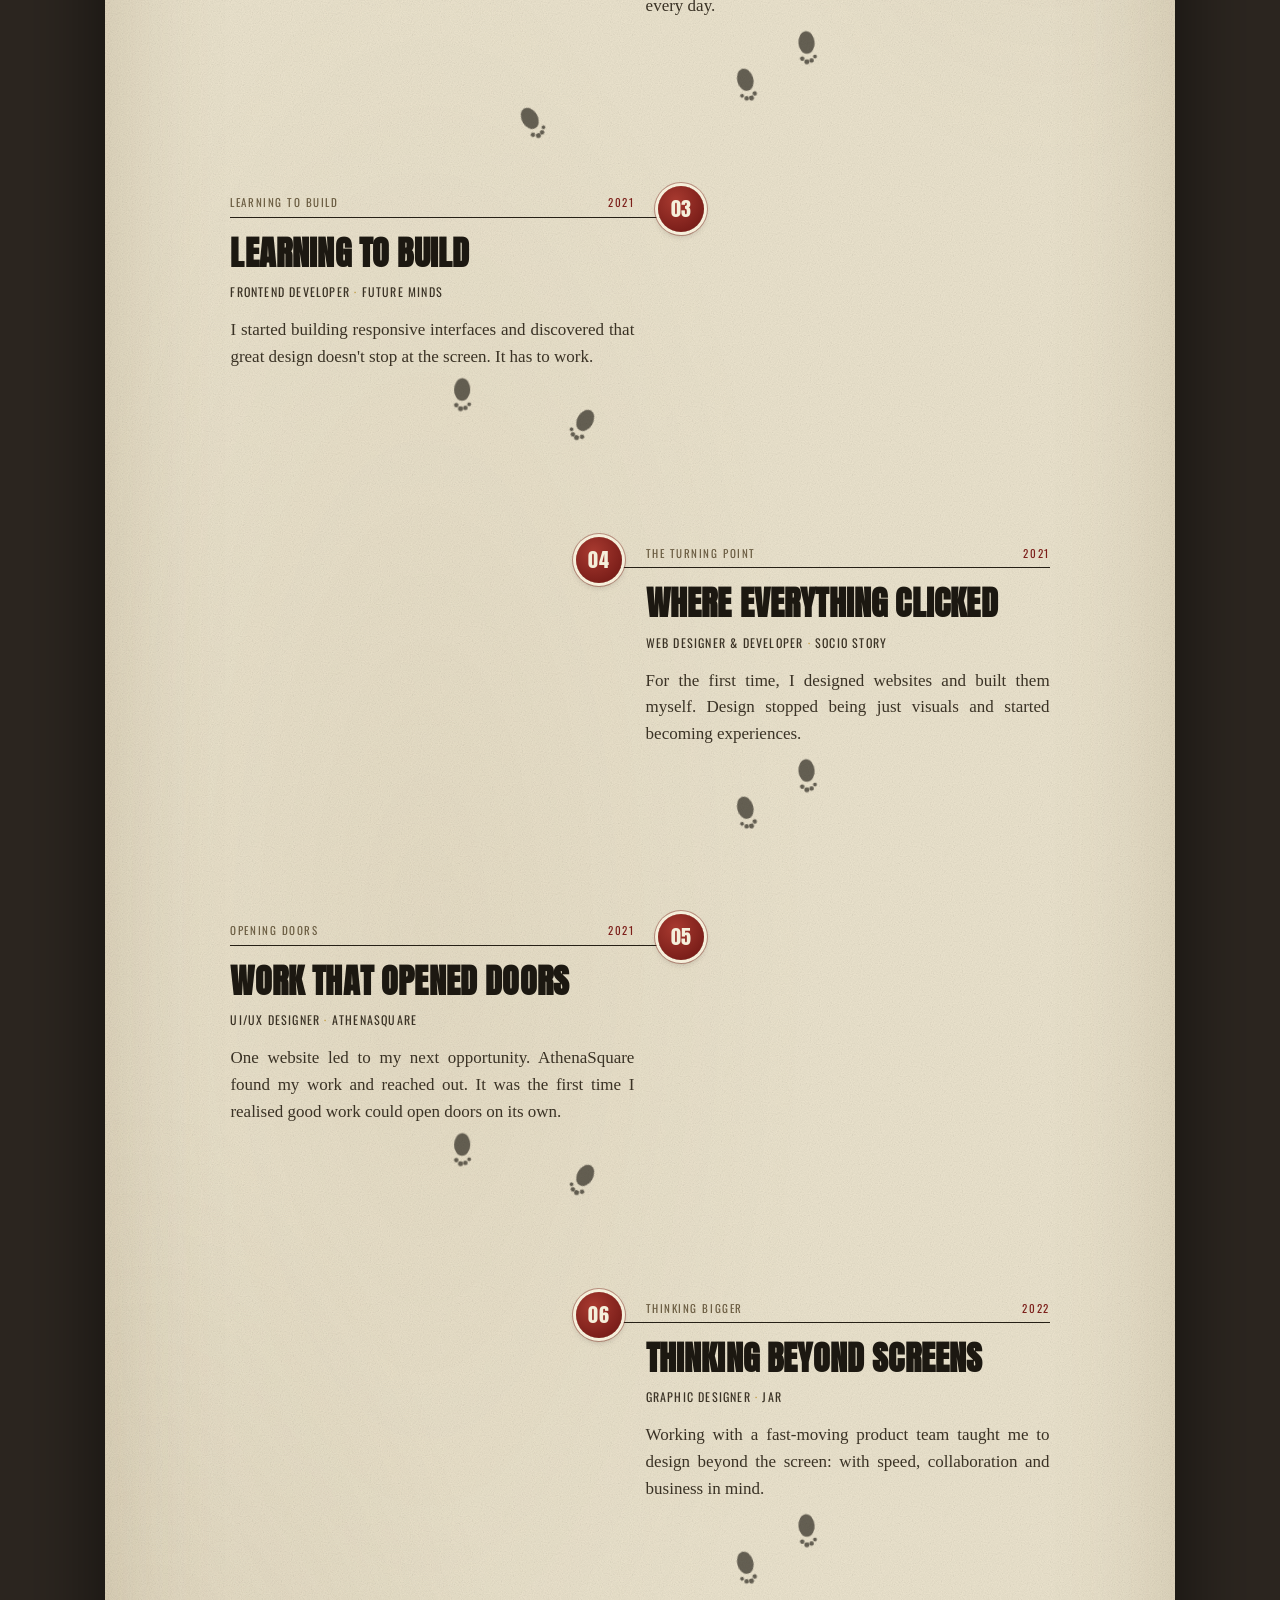
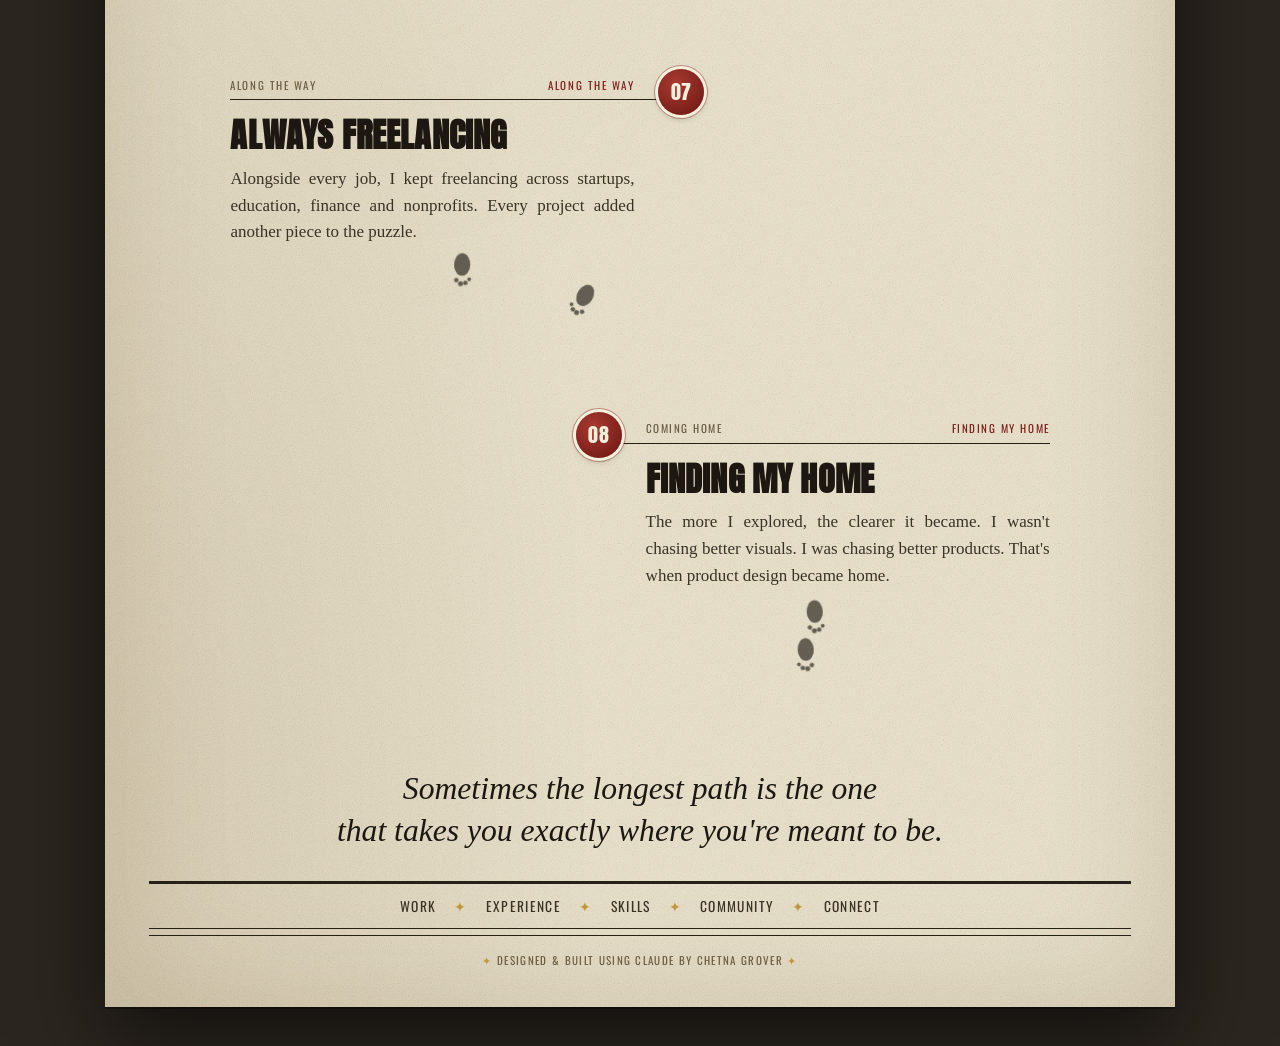
<file: experience.html>
<!DOCTYPE html>
<html lang="en">
<head>
<meta charset="UTF-8" />
<meta name="viewport" content="width=device-width, initial-scale=1.0" />
<title>Experience · Chetna Grover</title>
<meta name="description" content="The path Chetna Grover walked: from graphic design and front-end to UI/UX, product design and AI. A journey told edition by edition." />
<link rel="preconnect" href="https://fonts.googleapis.com" />
<link rel="preconnect" href="https://fonts.gstatic.com" crossorigin />
<link rel="stylesheet" href="prophet.css?v=151" />
</head>
<body>
<main class="sheet">

    <header class="masthead">
    <div class="mast-micro">
      <span class="mm-left"><a class="mast-return" href="index.html" data-return aria-label="Return to previous page"><span class="rt-word">Return</span><span class="rt-dest" aria-hidden="true"></span></a><span class="mm-ed">2026 &middot; Portfolio Edition</span></span>
      <span class="mm-right">
        <a href="https://www.linkedin.com/in/chetnagrover/" target="_blank" rel="noopener">LinkedIn</a>
        <a href="https://www.behance.net/chetnagrover" target="_blank" rel="noopener">Behance</a>
        <a href="https://chetnagrover00.medium.com/" target="_blank" rel="noopener">Medium</a>
      </span>
    </div>
    <div class="nameplate">
      <a href="index.html" class="crest-link" aria-label="Chetna Grover, home"><span class="obj crest" style="width:clamp(64px,11.5vw,140px);height:auto" aria-hidden="true">
        <svg viewBox="0 0 130 130" class="cgseal">
          <defs>
            <path id="cgTop" d="M23,65 A42,42 0 0 1 107,65"/>
            <path id="cgBot" d="M25,65 A40,40 0 0 0 105,65"/>
          </defs>
          <circle class="ring" cx="65" cy="65" r="61"/>
          <circle class="ring thin" cx="65" cy="65" r="56.5"/>
          <circle class="beads" cx="65" cy="65" r="47"/>
          <text class="arc"><textPath href="#cgTop" startOffset="50%">CHETNA GROVER</textPath></text>
          <text class="arc"><textPath href="#cgBot" startOffset="50%">EST. 2026</textPath></text>
          <text class="star" x="10" y="65">✦</text>
          <text class="star" x="120" y="65">✦</text>
          <text class="mono" x="65" y="80">C<tspan class="g">G</tspan></text>
        </svg>
      </span></a>
      <h1><a class="mast-home" href="index.html">Chetna <span class="gild">G</span>rover</a></h1>
    </div>
    <div class="dateline">
      <div class="cell"><b>5+ Years</b><span class="sub">in Design</span></div>
      <div class="cell mid"><b>15+ Projects</b><span class="sub">shipped</span></div>
      <div class="cell"><b>60%</b><span class="sub">repeat collaborations</span></div>
      <div class="cell r"><b>6+ Teams</b><span class="sub">worked with</span></div>
    </div>
  </header>

  <!-- ================= HERO ================= -->
  <section class="pagehead">
    <h2 class="exhead" style="justify-items:center">
      <span class="l poster lg">Experience</span>
    </h2>
    <p class="deck">Every footprint led me a little closer to where I belong.</p>
  </section>

  <hr class="rule thick" />

  <!-- ================= CURRENTLY: what I do now ================= -->
  <section class="today-block" aria-label="What I do now">
    <p class="today-label">Currently</p>
    <div class="today">
      <article class="today-role">
        <h3 class="today-head">Product Designer</h3>
        <p class="today-story">Designing digital products with AI, moving faster from idea to prototype, and bringing design closer to development.</p>
      </article>

      <article class="today-role">
        <h3 class="today-head">Founder <span class="mid">·</span> The Des<span class="x">AI</span>gn Square</h3>
        <p class="today-story">Building a community where designers, developers and AI enthusiasts learn by making, sharing and connecting.</p>
      </article>
    </div>
  </section>

  <!-- ================= THE INVITATION TO SCROLL ================= -->
  <div class="path-begin">
    <p>Wondering how I got here?</p>
    <span class="begin-feet" aria-hidden="true">
      <svg viewBox="0 0 22 34" style="transform:rotate(180deg)"><ellipse cx="11" cy="23" rx="7.4" ry="10.4"/><circle cx="6" cy="8.5" r="2"/><circle cx="10" cy="5.2" r="2.3"/><circle cx="14.4" cy="6.2" r="2.1"/><circle cx="17.8" cy="9.6" r="1.7"/></svg>
      <svg viewBox="0 0 22 34" style="transform:rotate(180deg) scaleX(-1);margin-top:14px"><ellipse cx="11" cy="23" rx="7.4" ry="10.4"/><circle cx="6" cy="8.5" r="2"/><circle cx="10" cy="5.2" r="2.3"/><circle cx="14.4" cy="6.2" r="2.1"/><circle cx="17.8" cy="9.6" r="1.7"/></svg>
    </span>
  </div>

  <!-- ================= THE ARCHIVES: how I got here ================= -->
  <div class="path" id="path">

    <div class="trail" data-fp="4" aria-hidden="true"></div>

    <article class="clip tl">
      <div class="clip-top"><span class="clip-ed">Where It Began</span><span class="clip-yr">2020</span></div>
      <h3 class="clip-head">Exploring Everything</h3>
      <p class="clip-meta">Graphic Design <span class="dot">·</span> Digital Marketing <span class="dot">·</span> Front-end</p>
      <p class="clip-story">COVID gave me time to experiment. I tried graphic design, digital marketing and front-end development, following whatever made me curious.</p>
    </article>

    <div class="trail" data-fp="5" aria-hidden="true"></div>

    <article class="clip tr">
      <div class="clip-top"><span class="clip-ed">First Step</span><span class="clip-yr">2020</span></div>
      <h3 class="clip-head">First Step Into Design</h3>
      <p class="clip-meta">Graphic Designer <span class="dot">·</span> IIM Bangalore</p>
      <p class="clip-story">My first internship taught me visual storytelling, consistency and the discipline of showing up to create every day.</p>
    </article>

    <div class="trail" data-fp="4" aria-hidden="true"></div>

    <article class="clip tl">
      <div class="clip-top"><span class="clip-ed">Learning to Build</span><span class="clip-yr">2021</span></div>
      <h3 class="clip-head">Learning to Build</h3>
      <p class="clip-meta">Frontend Developer <span class="dot">·</span> Future Minds</p>
      <p class="clip-story">I started building responsive interfaces and discovered that great design doesn't stop at the screen. It has to work.</p>
    </article>

    <div class="trail" data-fp="5" aria-hidden="true"></div>

    <article class="clip tr">
      <div class="clip-top"><span class="clip-ed">The Turning Point</span><span class="clip-yr">2021</span></div>
      <h3 class="clip-head">Where Everything Clicked</h3>
      <p class="clip-meta">Web Designer &amp; Developer <span class="dot">·</span> Socio Story</p>
      <p class="clip-story">For the first time, I designed websites and built them myself. Design stopped being just visuals and started becoming experiences.</p>
    </article>

    <div class="trail" data-fp="4" aria-hidden="true"></div>

    <article class="clip tl">
      <div class="clip-top"><span class="clip-ed">Opening Doors</span><span class="clip-yr">2021</span></div>
      <h3 class="clip-head">Work That Opened Doors</h3>
      <p class="clip-meta">UI/UX Designer <span class="dot">·</span> AthenaSquare</p>
      <p class="clip-story">One website led to my next opportunity. AthenaSquare found my work and reached out. It was the first time I realised good work could open doors on its own.</p>
    </article>

    <div class="trail" data-fp="5" aria-hidden="true"></div>

    <article class="clip tr">
      <div class="clip-top"><span class="clip-ed">Thinking Bigger</span><span class="clip-yr">2022</span></div>
      <h3 class="clip-head">Thinking Beyond Screens</h3>
      <p class="clip-meta">Graphic Designer <span class="dot">·</span> Jar</p>
      <p class="clip-story">Working with a fast-moving product team taught me to design beyond the screen: with speed, collaboration and business in mind.</p>
    </article>

    <div class="trail" data-fp="4" aria-hidden="true"></div>

    <article class="clip tl">
      <div class="clip-top"><span class="clip-ed">Along the Way</span><span class="clip-yr">Along the way</span></div>
      <h3 class="clip-head">Always Freelancing</h3>
      <p class="clip-story">Alongside every job, I kept freelancing across startups, education, finance and nonprofits. Every project added another piece to the puzzle.</p>
    </article>

    <div class="trail" data-fp="5" aria-hidden="true"></div>

    <article class="clip tr">
      <div class="clip-top"><span class="clip-ed">Coming Home</span><span class="clip-yr">Finding my home</span></div>
      <h3 class="clip-head">Finding My Home</h3>
      <p class="clip-story">The more I explored, the clearer it became. I wasn't chasing better visuals. I was chasing better products. That's when product design became home.</p>
    </article>

    <div class="trail last" data-fp="4" aria-hidden="true"></div>

    <p class="path-end">Sometimes the longest path is the one<br>that takes you exactly where you're meant to be.</p>

  </div>

    <nav class="indexbar" aria-label="More about me" style="margin-top:clamp(16px,2.4vw,28px)">
    <a href="projects.html">Work</a><span class="sep">✦</span>
    <a href="experience.html">Experience</a><span class="sep">✦</span>
    <a href="skills.html">Skills</a><span class="sep">✦</span>
    <a href="community.html">Community</a><span class="sep">✦</span>
    <a href="contact.html">Connect</a>
  </nav>

  <div class="colophon"><span class="star">✦</span> Designed &amp; built using Claude by Chetna Grover <span class="star">✦</span></div>
</main>
<script src="prophet.js?v=103" defer></script>
</body>
</html>
</file>
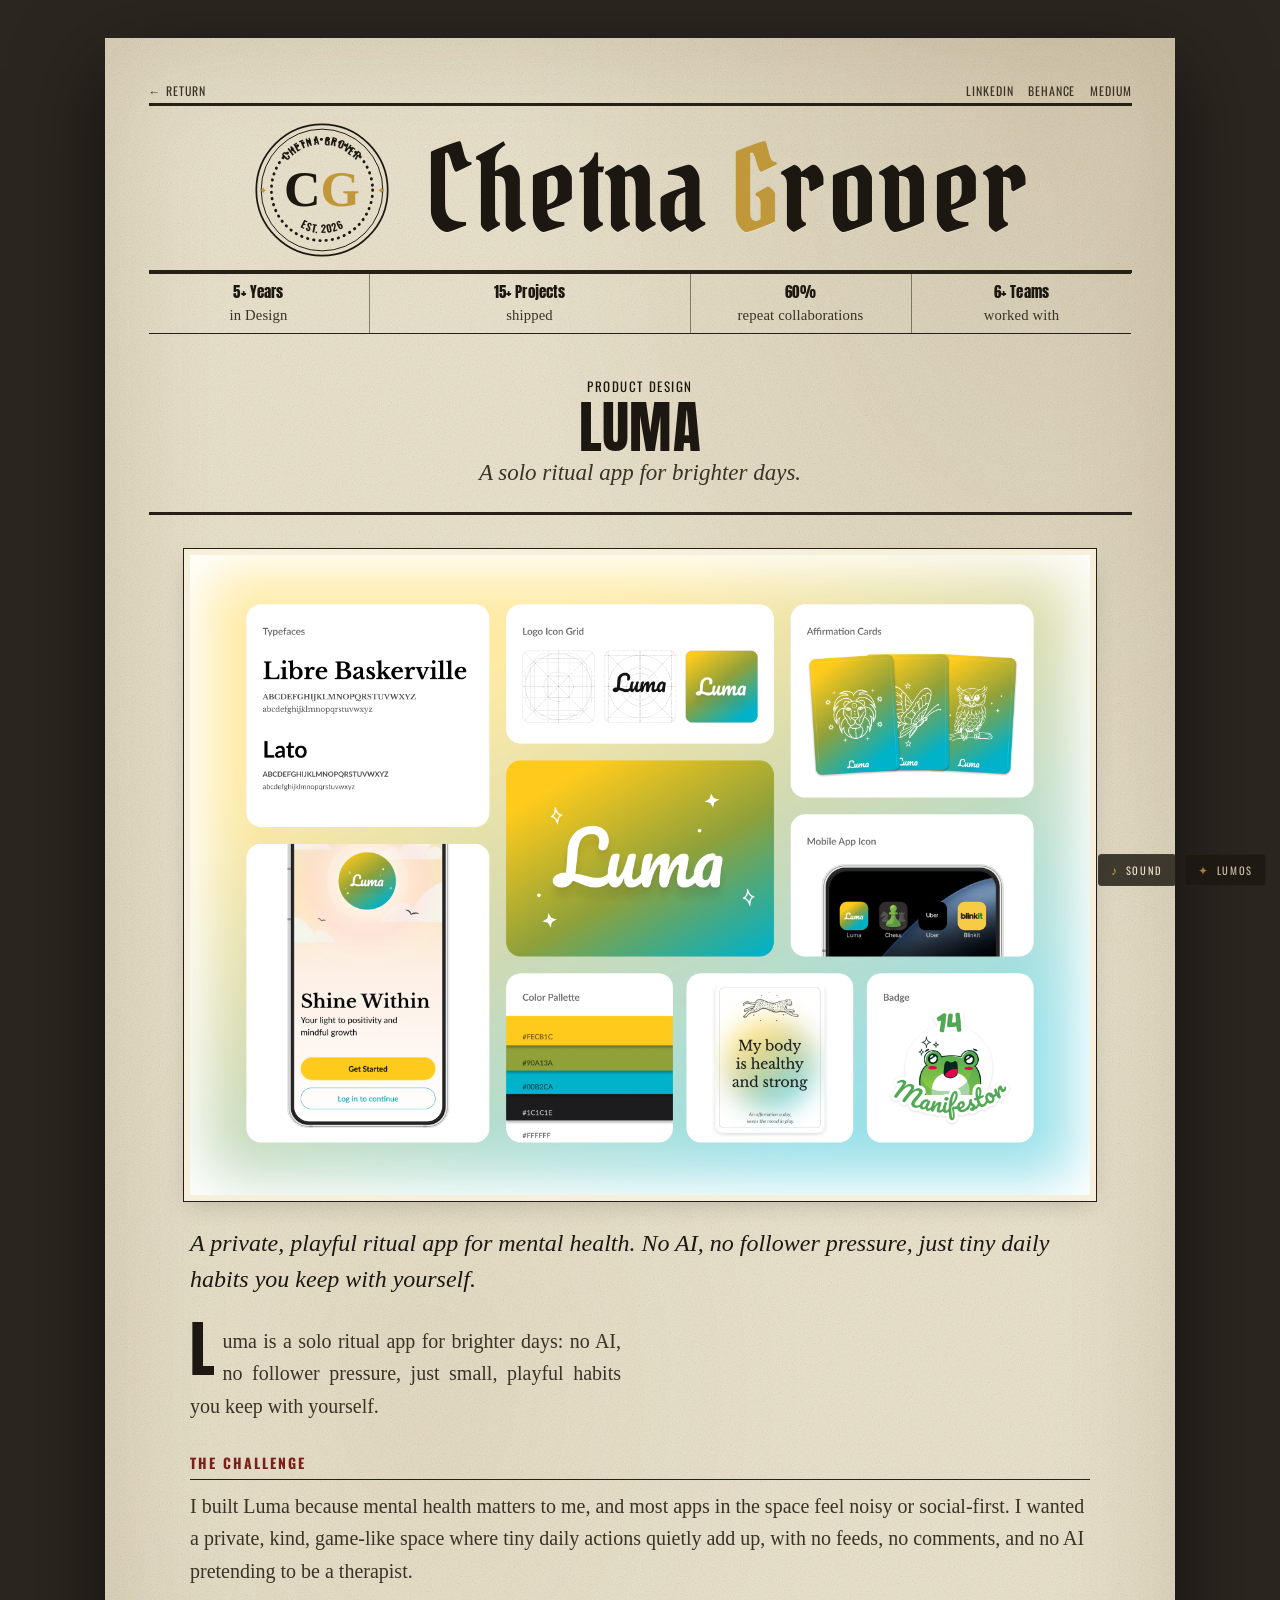
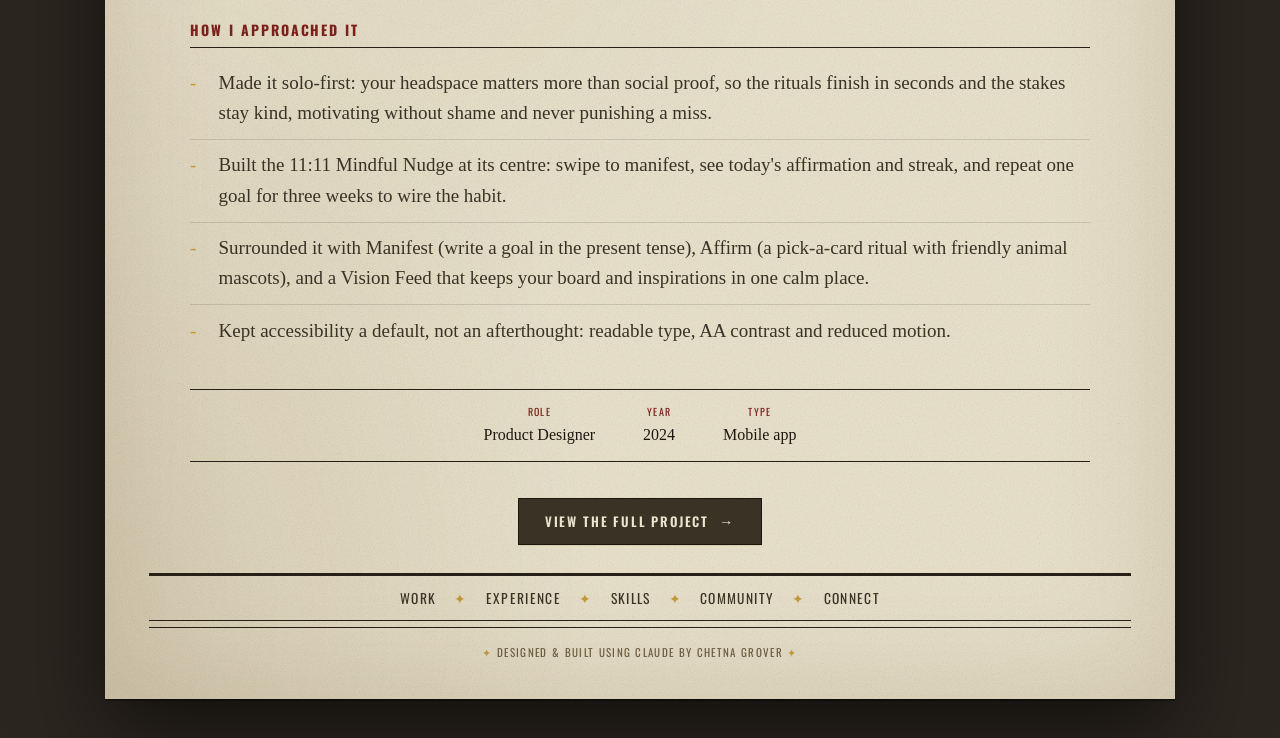
<file: project.html>
<!DOCTYPE html>
<html lang="en">
<head>
<meta charset="UTF-8" />
<meta name="viewport" content="width=device-width, initial-scale=1.0" />
<title>A Memory · Chetna Grover</title>
<meta name="description" content="A project revisited, told as an edition of the paper." />
<link rel="preconnect" href="https://fonts.googleapis.com" />
<link rel="preconnect" href="https://fonts.gstatic.com" crossorigin />
<link rel="stylesheet" href="prophet.css?v=151" />
</head>
<body class="memory-page">
<main class="sheet">

    <header class="masthead">
    <div class="mast-micro">
      <span class="mm-left"><a class="mast-return" href="index.html" data-return aria-label="Return to previous page"><span class="rt-word">Return</span><span class="rt-dest" aria-hidden="true"></span></a><span class="mm-ed">2026 &middot; Portfolio Edition</span></span>
      <span class="mm-right">
        <a href="https://www.linkedin.com/in/chetnagrover/" target="_blank" rel="noopener">LinkedIn</a>
        <a href="https://www.behance.net/chetnagrover" target="_blank" rel="noopener">Behance</a>
        <a href="https://chetnagrover00.medium.com/" target="_blank" rel="noopener">Medium</a>
      </span>
    </div>
    <div class="nameplate">
      <a href="index.html" class="crest-link" aria-label="Chetna Grover, home"><span class="obj crest" style="width:clamp(64px,11.5vw,140px);height:auto" aria-hidden="true">
        <svg viewBox="0 0 130 130" class="cgseal">
          <defs>
            <path id="cgTop" d="M23,65 A42,42 0 0 1 107,65"/>
            <path id="cgBot" d="M25,65 A40,40 0 0 0 105,65"/>
          </defs>
          <circle class="ring" cx="65" cy="65" r="61"/>
          <circle class="ring thin" cx="65" cy="65" r="56.5"/>
          <circle class="beads" cx="65" cy="65" r="47"/>
          <text class="arc"><textPath href="#cgTop" startOffset="50%">CHETNA GROVER</textPath></text>
          <text class="arc"><textPath href="#cgBot" startOffset="50%">EST. 2026</textPath></text>
          <text class="star" x="10" y="65">✦</text>
          <text class="star" x="120" y="65">✦</text>
          <text class="mono" x="65" y="80">C<tspan class="g">G</tspan></text>
        </svg>
      </span></a>
      <h1><a class="mast-home" href="index.html">Chetna <span class="gild">G</span>rover</a></h1>
    </div>
    <div class="dateline">
      <div class="cell"><b>5+ Years</b><span class="sub">in Design</span></div>
      <div class="cell mid"><b>15+ Projects</b><span class="sub">shipped</span></div>
      <div class="cell"><b>60%</b><span class="sub">repeat collaborations</span></div>
      <div class="cell r"><b>6+ Teams</b><span class="sub">worked with</span></div>
    </div>
  </header>

  <!-- ================= THE MEMORY (reusable template) ================= -->
  <section class="pagehead">
    <span class="kicker" id="mKicker">Case Study</span>
    <h2 class="exhead" style="justify-items:center">
      <span class="l poster lg" id="mName">A Memory</span>
    </h2>
    <p class="deck" id="mHead">A project, revisited.</p>
  </section>

  <hr class="rule thick" />

  <article class="memory">
    <div class="memory-photo" id="mHero" role="img" aria-label="Project cover"></div>
    <p class="memory-lead" id="mDesc"></p>
    <div class="memory-body" id="mBody"></div>
    <div class="cs-sections" id="mSections"></div>
    <dl class="memory-meta" id="mMeta"></dl>
    <div class="memory-cta" id="mCta"></div>
  </article>

    <nav class="indexbar" aria-label="More about me" style="margin-top:clamp(16px,2.4vw,28px)">
    <a href="projects.html">Work</a><span class="sep">✦</span>
    <a href="experience.html">Experience</a><span class="sep">✦</span>
    <a href="skills.html">Skills</a><span class="sep">✦</span>
    <a href="community.html">Community</a><span class="sep">✦</span>
    <a href="contact.html">Connect</a>
  </nav>

  <div class="colophon"><span class="star">✦</span> Designed &amp; built using Claude by Chetna Grover <span class="star">✦</span></div>
</main>

<script>
/* The memories. To add a project later, only this data changes - the template stays identical. */
(function () {
  var PROJECTS = {
    luma: {
      name: "Luma", kicker: "Product Design", year: "2024", img: "luma-cover.png",
      link: "https://www.behance.net/gallery/231190339/LUMA-Mindfulness-Manifestation-Companion-(App)",
      head: "A solo ritual app for brighter days.",
      desc: "A private, playful ritual app for mental health. No AI, no follower pressure, just tiny daily habits you keep with yourself.",
      body: [
        "Luma is a solo ritual app for brighter days: no AI, no follower pressure, just small, playful habits you keep with yourself."
      ],
      challenge: "I built Luma because mental health matters to me, and most apps in the space feel noisy or social-first. I wanted a private, kind, game-like space where tiny daily actions quietly add up, with no feeds, no comments, and no AI pretending to be a therapist.",
      approach: [
        "Made it solo-first: your headspace matters more than social proof, so the rituals finish in seconds and the stakes stay kind, motivating without shame and never punishing a miss.",
        "Built the 11:11 Mindful Nudge at its centre: swipe to manifest, see today's affirmation and streak, and repeat one goal for three weeks to wire the habit.",
        "Surrounded it with Manifest (write a goal in the present tense), Affirm (a pick-a-card ritual with friendly animal mascots), and a Vision Feed that keeps your board and inspirations in one calm place.",
        "Kept accessibility a default, not an afterthought: readable type, AA contrast and reduced motion."
      ],
      meta: { Role: "Product Designer", Year: "2024", Type: "Mobile app" }
    },
    fifo: {
      name: "Fifo", kicker: "Product Design", year: "2023", img: "fifo-cover.png",
      link: "https://www.behance.net/gallery/215688379/FIFO-A-Knowledge-Network-Web-App",
      head: "Making knowledge easier to share.",
      desc: "A knowledge network that gives innovators access to best practices, expert insights and useful resources.",
      body: [
        "Fifo is a content platform built to support innovators, giving them one place to reach best practices, expert insights and the resources they actually need."
      ],
      challenge: "Innovators had no single, trusted home for best practices and expert knowledge. It was scattered and hard to act on.",
      approach: [
        "Traced the product's evolution through many design iterations toward the final interface, keeping the reasoning behind each decision visible instead of hidden.",
        "Designed for a seamless, intuitive journey, so clients and viewers can see exactly why each choice was made."
      ],
      impactNote: "A clear design story from end to end. The UX strategy stays visible on every screen, not buried.",
      meta: { Role: "Product Designer", Year: "2023", Type: "Web platform" }
    },
    vajiram: {
      name: "Vajiram &amp; Ravi", kicker: "UI/UX Redesign", year: "2022", img: "vajiram-cover.jpg",
      link: "https://www.behance.net/gallery/173819213/Vajiram-and-Ravi-Redesigned",
      head: "Rethinking a learning platform.",
      desc: "A full website redesign that untangled complex navigation and lifted engagement and conversion.",
      body: [
        "Vajiram &amp; Ravi is a name aspirants trust, but over the years the website had grown into something dense and hard to move through, an interface that no longer matched what students actually needed."
      ],
      /* ---- Richer case-study fields (all optional - add any of these to a project
         to expand it into a fuller story):
           challenge:  string   · the problem / context
           approach:   string[] · what you did, one point per line
           impactNote: string   · the outcome in words
           impact:     [{ num, label, note }] · hard-metric cards (use real figures)
         Vajiram below is the worked example; copy the shape into other projects. ---- */
      challenge: "Years of additions had left the site with dense navigation and an interface that got in the way of high-stakes decisions. Aspirants trusted the brand, but the experience no longer earned that trust.",
      approach: [
        "Led a full redesign, untangling the information architecture and modernising the UI around what students are actually trying to do.",
        "Grounded decisions in real audience insight, designing for Gen Z, Millennials and rural users so one platform could speak clearly to very different people.",
        "Extended the system into performance-driven marketing and product visuals, keeping order and warmth across a high-stakes learning experience."
      ],
      impactNote: "The redesign brought measurable gains in engagement and conversion: a cleaner journey, a modern interface, and visuals tuned to a genuinely diverse audience.",
      meta: { Role: "Freelance UI/UX Designer", Year: "2022", Type: "Website redesign" }
    },
    myntra: {
      name: "Myntra UX Analysis", kicker: "UX Case Study", year: "2022", img: "myntra-cover.png",
      link: "https://www.behance.net/gallery/158542707/UX-Analysis-Of-Myntra",
      head: "Looking beyond beautiful interfaces.",
      desc: "A case study reading Myntra through the Laws of UX, to see how well it serves the people who use it.",
      body: [
        "An in-depth look at Myntra's UX: its design, its functionality, and the small interactions that shape how it feels to use."
      ],
      challenge: "How well does a product millions actually use hold up when you read it closely, from the user's perspective rather than the interface's?",
      approach: [
        "Read the product through the Laws of UX, from Fitts's and Hick's Law to the Zeigarnik and Von Restorff effects, always asking how well Myntra meets real needs, expectations and preferences.",
        "Examined design, functionality and the small interactions that shape the feel, keeping the analysis practical rather than academic."
      ],
      impactNote: "Clear, usable insights about the design, and a demonstration of how the Laws of UX hold up when applied to a product at real scale.",
      meta: { Role: "UX Analyst", Year: "2022", Type: "UX case study" }
    },
    jar: {
      name: "Jar", kicker: "Design &amp; Marketing", year: "2022", img: "jar-cover.jpg",
      link: "https://www.behance.net/gallery/188727499/Graphic-Ads-JAR",
      head: "Designing for growth at scale.",
      desc: "Visuals for digital ads, print and email inside a fast-growing fintech, including celebrity and IPL campaigns.",
      body: [
        "At Jar, a fast-growing fintech, design moved fast and reached millions. I designed across everything visual: digital ads, print and email campaigns."
      ],
      challenge: "Design at Jar moved fast and reached millions, and the work had to turn quick ideas into clear, confident visuals without losing consistency at scale.",
      approach: [
        "Designed across the full visual surface: digital ads, print and email campaigns.",
        "Delivered high-visibility campaigns, including celebrity and IPL-related promotions.",
        "Partnered closely with the marketing and product teams to move from quick idea to finished visual."
      ],
      impactNote: "The big leagues: work that reached millions and changed how I think about design at scale.",
      meta: { Role: "Graphic Designer", Year: "2022", Type: "Product marketing" }
    },
    riyaasat: {
      name: "Riyaasat Campaign", kicker: "Campaign Design", year: "2021", img: "riyaasat-cover.jpg",
      link: "https://www.behance.net/gallery/210649295/Riyaasat-Print-Media-Designs",
      head: "Where storytelling met visual design.",
      desc: "Sale campaign creatives for a brand built on royalty, tradition and elegance, across digital and print.",
      body: [
        "Riyaasat stands for royalty, tradition and elegance, so the whole design direction started there. Every sale creative, digital and print, was built around that brand essence."
      ],
      challenge: "A brand built on royalty, tradition and elegance needed sale creatives that felt luxurious and cohesive across digital and print, while still driving attention to the offer.",
      approach: [
        "Kept the materials cohesive and professional, from posters to banners, while giving each one enough character to stand out.",
        "Made the layouts strategic rather than decorative, guiding attention to the key message with clean, uncluttered impact.",
        "Worked in Figma for structure and Photoshop for polish, letting the visual style carry the brand's story: timeless, luxurious and still approachable."
      ],
      impactNote: "Every piece was made to look beautiful and work hard, helping the brand connect, inform and sell.",
      meta: { Role: "Visual Designer", Year: "2021", Type: "Campaign creatives" }
    }
  };

  function param() {
    var m = /[?&]p=([^&]+)/.exec(location.search);
    return m ? decodeURIComponent(m[1]).toLowerCase() : "luma";
  }
  var p = PROJECTS[param()] || PROJECTS.luma;

  document.title = (p.name.replace(/&amp;/g, "&")) + " · Chetna Grover";
  document.getElementById("mKicker").innerHTML = p.kicker;
  document.getElementById("mName").innerHTML = p.name;
  document.getElementById("mHead").innerHTML = p.head;
  document.getElementById("mDesc").innerHTML = p.desc;

  var hero = document.getElementById("mHero");
  if (p.img) {                                          // the project cover
    var im = new Image();
    im.alt = p.name.replace(/&amp;/g, "&") + " cover"; im.src = p.img;   // hero cover loads eagerly (above the fold)
    hero.appendChild(im);
  } else {                                              // fall back to the printed placeholder
    hero.classList.add("halftone");
    hero.innerHTML = "<span>" + p.name + "</span>";
  }

  var body = document.getElementById("mBody");
  p.body.forEach(function (para) {
    var el = document.createElement("p");
    el.innerHTML = para;
    body.appendChild(el);
  });

  /* ---- optional case-study sections: render only when the project supplies them,
     so lighter projects stay clean and richer ones tell the full story ---- */
  var sections = document.getElementById("mSections");
  function csHead(txt) { var h = document.createElement("h3"); h.className = "cs-head"; h.textContent = txt; return h; }
  if (p.challenge) {
    var cb = document.createElement("section"); cb.className = "cs-block";
    cb.appendChild(csHead("The challenge"));
    var ct = document.createElement("p"); ct.className = "cs-text"; ct.innerHTML = p.challenge; cb.appendChild(ct);
    sections.appendChild(cb);
  }
  if (p.approach && p.approach.length) {
    var ab = document.createElement("section"); ab.className = "cs-block";
    ab.appendChild(csHead("How I approached it"));
    var ul = document.createElement("ul"); ul.className = "cs-list";
    p.approach.forEach(function (x) { var li = document.createElement("li"); li.innerHTML = x; ul.appendChild(li); });
    ab.appendChild(ul); sections.appendChild(ab);
  }
  if ((p.impact && p.impact.length) || p.impactNote) {
    var ib = document.createElement("section"); ib.className = "cs-block cs-impact";
    ib.appendChild(csHead("The outcome"));
    if (p.impact && p.impact.length) {
      var grid = document.createElement("div"); grid.className = "cs-stats";
      p.impact.forEach(function (it) {
        var c = document.createElement("div"); c.className = "cs-stat";
        c.innerHTML = '<span class="cs-num">' + it.num + '</span><span class="cs-lbl">' + it.label + '</span>' + (it.note ? '<span class="cs-note">' + it.note + '</span>' : '');
        grid.appendChild(c);
      });
      ib.appendChild(grid);
    }
    if (p.impactNote) { var nt = document.createElement("p"); nt.className = "cs-text"; nt.innerHTML = p.impactNote; ib.appendChild(nt); }
    sections.appendChild(ib);
  }

  var meta = document.getElementById("mMeta");
  Object.keys(p.meta).forEach(function (k) {
    var wrap = document.createElement("div");
    var dt = document.createElement("dt"); dt.textContent = k;
    var dd = document.createElement("dd"); dd.innerHTML = p.meta[k];
    wrap.appendChild(dt); wrap.appendChild(dd); meta.appendChild(wrap);
  });

  if (p.link) {                                         // a link out to the full project, once one is provided
    var a = document.createElement("a");
    a.className = "project-link"; a.href = p.link;
    a.target = "_blank"; a.rel = "noopener";
    a.innerHTML = 'View the full project <span class="arr" aria-hidden="true">&rarr;</span>';
    document.getElementById("mCta").appendChild(a);
  }
})();
</script>
<script src="prophet.js?v=103" defer></script>
</body>
</html>
</file>
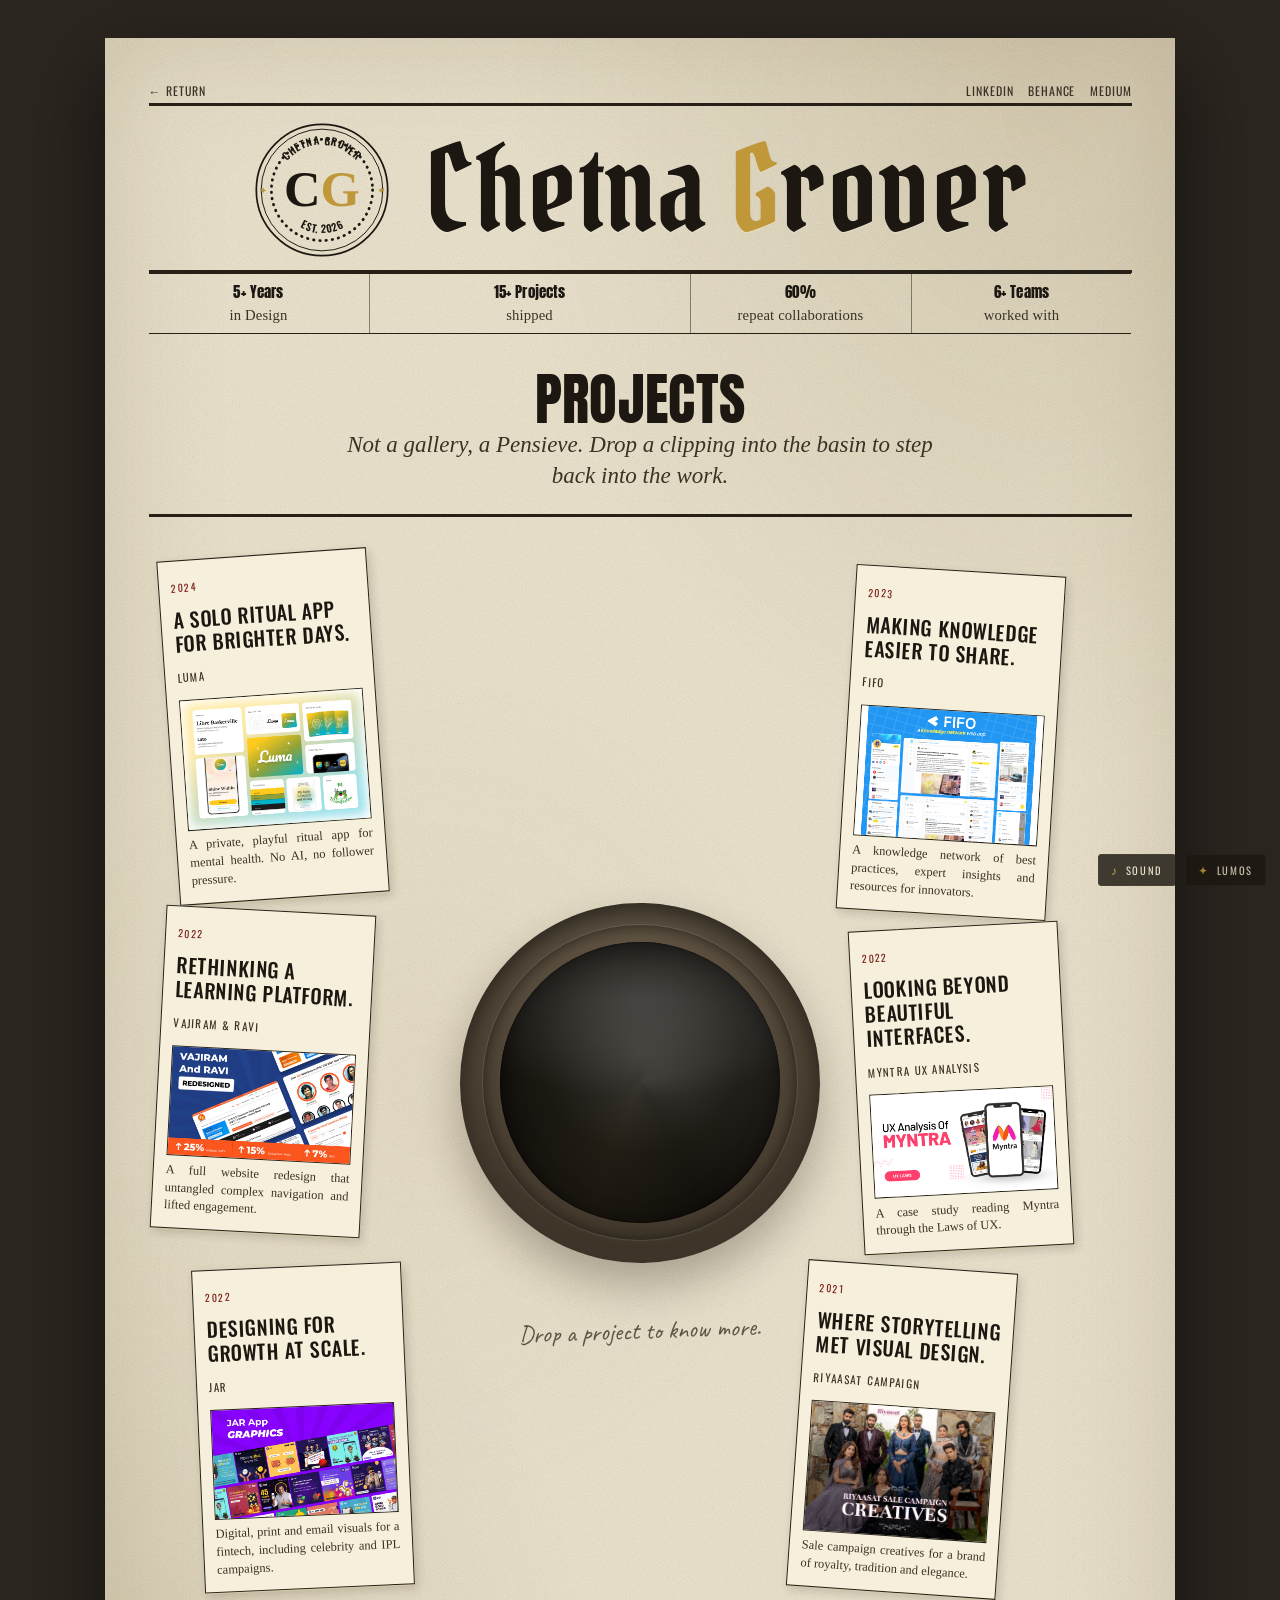
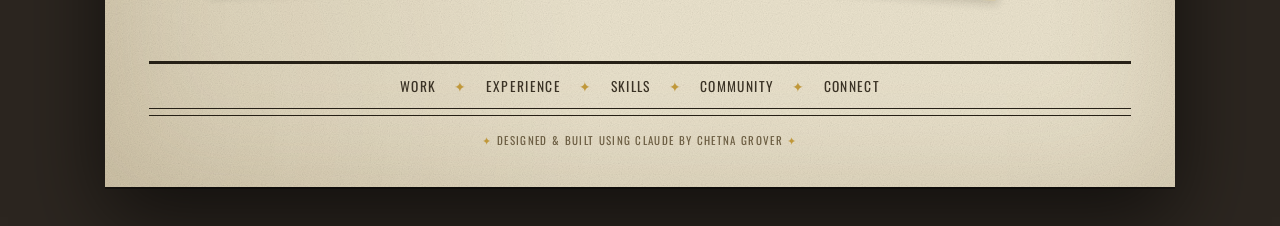
<file: projects.html>
<!DOCTYPE html>
<html lang="en">
<head>
<meta charset="UTF-8" />
<meta name="viewport" content="width=device-width, initial-scale=1.0" />
<title>Projects · Chetna Grover</title>
<meta name="description" content="Selected work: LUMA and FIFO product design, a Vajiram & Ravi redesign, a Myntra UX analysis, and Jar & Riyaasat campaign design." />
<link rel="preconnect" href="https://fonts.googleapis.com" />
<link rel="preconnect" href="https://fonts.gstatic.com" crossorigin />
<link rel="stylesheet" href="prophet.css?v=151" />
</head>
<body>
<main class="sheet">

    <header class="masthead">
    <div class="mast-micro">
      <span class="mm-left"><a class="mast-return" href="index.html" data-return aria-label="Return to previous page"><span class="rt-word">Return</span><span class="rt-dest" aria-hidden="true"></span></a><span class="mm-ed">2026 &middot; Portfolio Edition</span></span>
      <span class="mm-right">
        <a href="https://www.linkedin.com/in/chetnagrover/" target="_blank" rel="noopener">LinkedIn</a>
        <a href="https://www.behance.net/chetnagrover" target="_blank" rel="noopener">Behance</a>
        <a href="https://chetnagrover00.medium.com/" target="_blank" rel="noopener">Medium</a>
      </span>
    </div>
    <div class="nameplate">
      <a href="index.html" class="crest-link" aria-label="Chetna Grover, home"><span class="obj crest" style="width:clamp(64px,11.5vw,140px);height:auto" aria-hidden="true">
        <svg viewBox="0 0 130 130" class="cgseal">
          <defs>
            <path id="cgTop" d="M23,65 A42,42 0 0 1 107,65"/>
            <path id="cgBot" d="M25,65 A40,40 0 0 0 105,65"/>
          </defs>
          <circle class="ring" cx="65" cy="65" r="61"/>
          <circle class="ring thin" cx="65" cy="65" r="56.5"/>
          <circle class="beads" cx="65" cy="65" r="47"/>
          <text class="arc"><textPath href="#cgTop" startOffset="50%">CHETNA GROVER</textPath></text>
          <text class="arc"><textPath href="#cgBot" startOffset="50%">EST. 2026</textPath></text>
          <text class="star" x="10" y="65">✦</text>
          <text class="star" x="120" y="65">✦</text>
          <text class="mono" x="65" y="80">C<tspan class="g">G</tspan></text>
        </svg>
      </span></a>
      <h1><a class="mast-home" href="index.html">Chetna <span class="gild">G</span>rover</a></h1>
    </div>
    <div class="dateline">
      <div class="cell"><b>5+ Years</b><span class="sub">in Design</span></div>
      <div class="cell mid"><b>15+ Projects</b><span class="sub">shipped</span></div>
      <div class="cell"><b>60%</b><span class="sub">repeat collaborations</span></div>
      <div class="cell r"><b>6+ Teams</b><span class="sub">worked with</span></div>
    </div>
  </header>

  <section class="pagehead">
    <h2 class="exhead" style="justify-items:center">
      <span class="l poster lg">Projects</span>
    </h2>
    <p class="deck">Not a gallery, a Pensieve. Drop a clipping into the basin to step back into the work.</p>
  </section>

  <hr class="rule thick" />

  <!-- ================= THE PENSIEVE ROOM ================= -->
  <section class="pensieve-room" id="pensieve" aria-label="Projects, as memories to revisit">

    <!-- the basin (unlabelled, on purpose) -->
    <div class="basin" id="basin" aria-hidden="true">
      <div class="basin-rim"></div>
      <div class="basin-liquid"></div>
    </div>
    <p class="basin-note" aria-hidden="true">Drop a project to know more.</p>

    <!-- the scattered clippings -->
    <a class="memo" data-p="luma" href="project.html?p=luma" style="left:2%;top:1%;--rot:-4deg">
      <span class="memo-kick">2024</span>
      <h3 class="memo-head">A solo ritual app for brighter days.</h3>
      <span class="memo-name">Luma</span>
      <div class="memo-thumb"><img src="luma-cover.png" alt="Luma cover" loading="lazy" /></div>
      <p class="memo-desc">A private, playful ritual app for mental health. No AI, no follower pressure.</p>
    </a>

    <a class="memo" data-p="fifo" href="project.html?p=fifo" style="left:71%;top:2.5%;--rot:3.5deg">
      <span class="memo-kick">2023</span>
      <h3 class="memo-head">Making knowledge easier to share.</h3>
      <span class="memo-name">Fifo</span>
      <div class="memo-thumb"><img src="fifo-cover.png" alt="Fifo cover" loading="lazy" /></div>
      <p class="memo-desc">A knowledge network of best practices, expert insights and resources for innovators.</p>
    </a>

    <a class="memo" data-p="vajiram" href="project.html?p=vajiram" style="left:1%;top:34%;--rot:3deg">
      <span class="memo-kick">2022</span>
      <h3 class="memo-head">Rethinking a learning platform.</h3>
      <span class="memo-name">Vajiram &amp; Ravi</span>
      <div class="memo-thumb"><img src="vajiram-cover.jpg" alt="Vajiram and Ravi cover" loading="lazy" /></div>
      <p class="memo-desc">A full website redesign that untangled complex navigation and lifted engagement.</p>
    </a>

    <a class="memo" data-p="myntra" href="project.html?p=myntra" style="left:72%;top:35.5%;--rot:-3deg">
      <span class="memo-kick">2022</span>
      <h3 class="memo-head">Looking beyond beautiful interfaces.</h3>
      <span class="memo-name">Myntra UX Analysis</span>
      <div class="memo-thumb"><img src="myntra-cover.png" alt="Myntra UX Analysis cover" loading="lazy" /></div>
      <p class="memo-desc">A case study reading Myntra through the Laws of UX.</p>
    </a>

    <a class="memo" data-p="jar" href="project.html?p=jar" style="left:5%;top:67%;--rot:-2.5deg">
      <span class="memo-kick">2022</span>
      <h3 class="memo-head">Designing for growth at scale.</h3>
      <span class="memo-name">Jar</span>
      <div class="memo-thumb"><img src="jar-cover.jpg" alt="Jar cover" loading="lazy" /></div>
      <p class="memo-desc">Digital, print and email visuals for a fintech, including celebrity and IPL campaigns.</p>
    </a>

    <a class="memo" data-p="riyaasat" href="project.html?p=riyaasat" style="left:66%;top:67%;--rot:4deg">
      <span class="memo-kick">2021</span>
      <h3 class="memo-head">Where storytelling met visual design.</h3>
      <span class="memo-name">Riyaasat Campaign</span>
      <div class="memo-thumb"><img src="riyaasat-cover.jpg" alt="Riyaasat Campaign cover" loading="lazy" /></div>
      <p class="memo-desc">Sale campaign creatives for a brand of royalty, tradition and elegance.</p>
    </a>

  </section>

    <nav class="indexbar" aria-label="More about me" style="margin-top:clamp(16px,2.4vw,28px)">
    <a href="projects.html">Work</a><span class="sep">✦</span>
    <a href="experience.html">Experience</a><span class="sep">✦</span>
    <a href="skills.html">Skills</a><span class="sep">✦</span>
    <a href="community.html">Community</a><span class="sep">✦</span>
    <a href="contact.html">Connect</a>
  </nav>

  <div class="colophon"><span class="star">✦</span> Designed &amp; built using Claude by Chetna Grover <span class="star">✦</span></div>
</main>
<script src="prophet.js?v=103" defer></script>
</body>
</html>
</file>
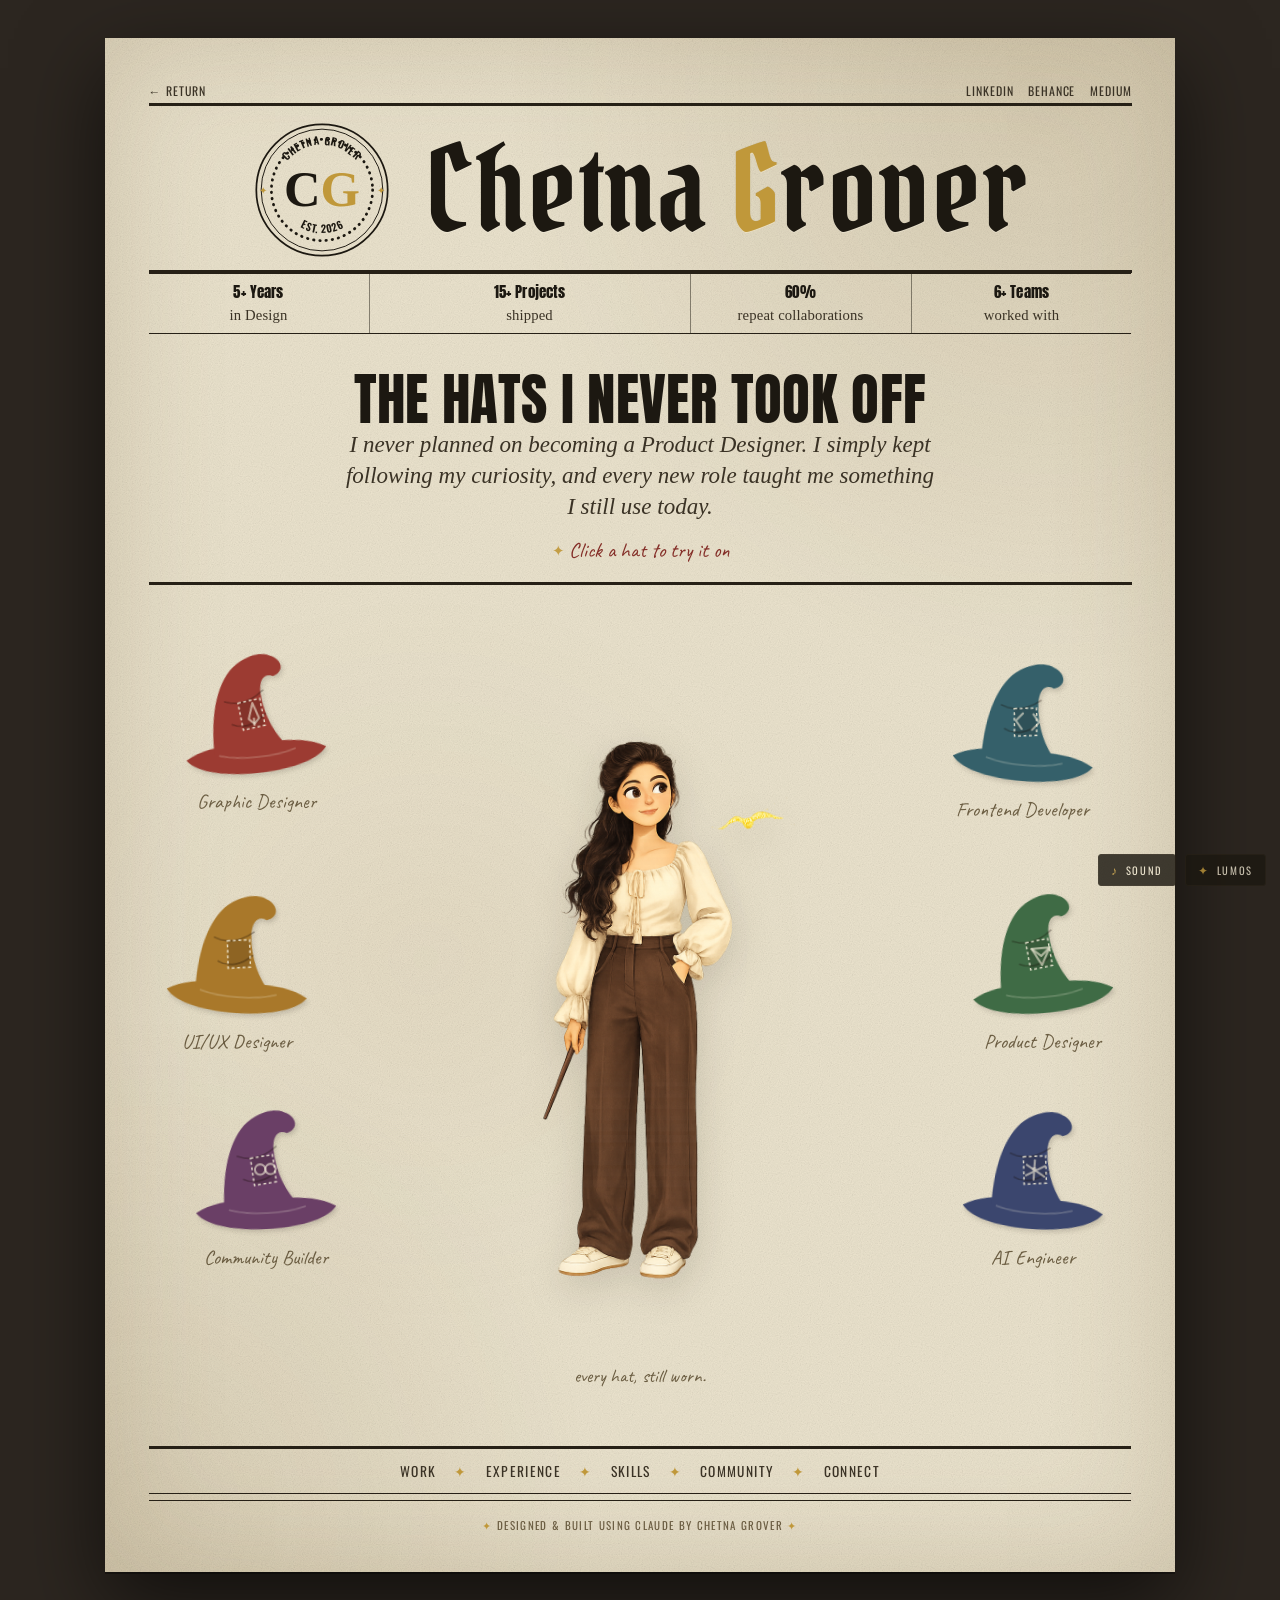
<file: skills.html>
<!DOCTYPE html>
<html lang="en">
<head>
<meta charset="UTF-8" />
<meta name="viewport" content="width=device-width, initial-scale=1.0" />
<title>The Hats I Never Took Off · Chetna Grover</title>
<meta name="description" content="Not a skills list. The story of how every role Chetna Grover explored left something behind, and together they shaped the product designer she is today." />
<link rel="preconnect" href="https://fonts.googleapis.com" />
<link rel="preconnect" href="https://fonts.gstatic.com" crossorigin />
<link rel="stylesheet" href="prophet.css?v=151" />
</head>
<body>
<main class="sheet">

    <header class="masthead">
    <div class="mast-micro">
      <span class="mm-left"><a class="mast-return" href="index.html" data-return aria-label="Return to previous page"><span class="rt-word">Return</span><span class="rt-dest" aria-hidden="true"></span></a><span class="mm-ed">2026 &middot; Portfolio Edition</span></span>
      <span class="mm-right">
        <a href="https://www.linkedin.com/in/chetnagrover/" target="_blank" rel="noopener">LinkedIn</a>
        <a href="https://www.behance.net/chetnagrover" target="_blank" rel="noopener">Behance</a>
        <a href="https://chetnagrover00.medium.com/" target="_blank" rel="noopener">Medium</a>
      </span>
    </div>
    <div class="nameplate">
      <a href="index.html" class="crest-link" aria-label="Chetna Grover, home"><span class="obj crest" style="width:clamp(64px,11.5vw,140px);height:auto" aria-hidden="true">
        <svg viewBox="0 0 130 130" class="cgseal">
          <defs>
            <path id="cgTop" d="M23,65 A42,42 0 0 1 107,65"/>
            <path id="cgBot" d="M25,65 A40,40 0 0 0 105,65"/>
          </defs>
          <circle class="ring" cx="65" cy="65" r="61"/>
          <circle class="ring thin" cx="65" cy="65" r="56.5"/>
          <circle class="beads" cx="65" cy="65" r="47"/>
          <text class="arc"><textPath href="#cgTop" startOffset="50%">CHETNA GROVER</textPath></text>
          <text class="arc"><textPath href="#cgBot" startOffset="50%">EST. 2026</textPath></text>
          <text class="star" x="10" y="65">✦</text>
          <text class="star" x="120" y="65">✦</text>
          <text class="mono" x="65" y="80">C<tspan class="g">G</tspan></text>
        </svg>
      </span></a>
      <h1><a class="mast-home" href="index.html">Chetna <span class="gild">G</span>rover</a></h1>
    </div>
    <div class="dateline">
      <div class="cell"><b>5+ Years</b><span class="sub">in Design</span></div>
      <div class="cell mid"><b>15+ Projects</b><span class="sub">shipped</span></div>
      <div class="cell"><b>60%</b><span class="sub">repeat collaborations</span></div>
      <div class="cell r"><b>6+ Teams</b><span class="sub">worked with</span></div>
    </div>
  </header>

  <!-- ================= HERO ================= -->
  <section class="pagehead">
    <h2 class="exhead" style="justify-items:center">
      <span class="l poster lg">The Hats I Never Took Off</span>
    </h2>
    <p class="deck">I never planned on becoming a Product Designer. I simply kept following my curiosity, and every new role taught me something I still use today.</p>
  </section>

  <hr class="rule thick" />

  <!-- ================= THE ATELIER ================= -->
  <section class="atelier-room" id="atelier" aria-label="The roles I have worn, and what each one taught me">

    <!-- the illustrated portrait -->
    <div class="portrait" aria-hidden="true">
      <div class="hat-rest"></div>
      <img class="character" src="character.png" alt="Chetna, illustrated" onerror="this.style.display='none'" />
      <p class="portrait-cap">every hat, still worn.</p>
    </div>

    <!-- the hats, scattered like an editorial spread -->
    <figure class="hatfig" style="left:2%;top:3%;--rot:-6deg;--hatcol:#9c3b32"
      data-role="Graphic Designer"
      data-lesson="I learned visual hierarchy, typography and the craft of telling a story with a single frame."
      data-used="Jar · Riyaasat">
      <button class="hat" type="button" aria-label="Wear the Graphic Designer hat">
        <svg class="hat-ink" viewBox="0 0 120 112" aria-hidden="true">
          <path d="M6 92 C22 82 44 84 60 84 C76 84 98 82 114 92 C106 103 82 107 60 107 C38 107 14 103 6 92 Z"/>
          <path d="M28 90 C28 58 36 32 52 22 C60 17 70 14 78 18 C88 22 88 32 79 34 C72 31 68 36 68 46 C69 64 76 80 86 90 Z"/>
          <g class="fold"><path d="M40 50 C50 54 60 52 70 44"/><path d="M44 68 C52 72 62 70 70 62"/></g>
          <path class="sheen" d="M32 91 C48 96 74 96 90 91"/>
          <path class="patch" d="M50 52 L67 50 L69 71 L52 73 Z"/>
          <path class="crest" d="M61 53 L65 65 L61 69 L57 65 Z"/>
          <path class="crest" d="M61 65 L61 70"/>
        </svg>
      </button>
      <figcaption class="hat-label">Graphic Designer</figcaption>
    </figure>

    <figure class="hatfig" style="left:80%;top:4%;--rot:5deg;--hatcol:#35606a"
      data-role="Frontend Developer"
      data-lesson="I learned how design comes alive in code, and how much of a product's quality lives in the details of the build."
      data-used="Future Minds · Socio Story">
      <button class="hat" type="button" aria-label="Wear the Frontend Developer hat">
        <svg class="hat-ink" viewBox="0 0 120 112" aria-hidden="true">
          <path d="M6 92 C22 82 44 84 60 84 C76 84 98 82 114 92 C106 103 82 107 60 107 C38 107 14 103 6 92 Z"/>
          <path d="M28 90 C28 58 36 32 52 22 C60 17 70 14 78 18 C88 22 88 32 79 34 C72 31 68 36 68 46 C69 64 76 80 86 90 Z"/>
          <g class="fold"><path d="M40 50 C50 54 60 52 70 44"/><path d="M44 68 C52 72 62 70 70 62"/></g>
          <path class="sheen" d="M32 91 C48 96 74 96 90 91"/>
          <path class="patch" d="M50 52 L67 50 L69 71 L52 73 Z"/>
          <path class="crest" d="M57 55 L52 61 L57 67"/>
          <path class="crest" d="M65 55 L70 61 L65 67"/>
        </svg>
      </button>
      <figcaption class="hat-label">Frontend Developer</figcaption>
    </figure>

    <figure class="hatfig" style="left:0%;top:33%;--rot:4deg;--hatcol:#a9782a"
      data-role="UI/UX Designer"
      data-lesson="I learned to shape clarity, rhythm and interaction around the person using the product, not just the screen."
      data-used="AthenaSquare · Vajiram &amp; Ravi">
      <button class="hat" type="button" aria-label="Wear the UI/UX Designer hat">
        <svg class="hat-ink" viewBox="0 0 120 112" aria-hidden="true">
          <path d="M6 92 C22 82 44 84 60 84 C76 84 98 82 114 92 C106 103 82 107 60 107 C38 107 14 103 6 92 Z"/>
          <path d="M28 90 C28 58 36 32 52 22 C60 17 70 14 78 18 C88 22 88 32 79 34 C72 31 68 36 68 46 C69 64 76 80 86 90 Z"/>
          <g class="fold"><path d="M40 50 C50 54 60 52 70 44"/><path d="M44 68 C52 72 62 70 70 62"/></g>
          <path class="sheen" d="M32 91 C48 96 74 96 90 91"/>
          <path class="patch" d="M50 52 L67 50 L69 71 L52 73 Z"/>
          <rect class="crest" x="53" y="55" width="12" height="9"/>
          <rect class="crest" x="58" y="60" width="12" height="9"/>
        </svg>
      </button>
      <figcaption class="hat-label">UI/UX Designer</figcaption>
    </figure>

    <figure class="hatfig" style="left:82%;top:33%;--rot:-5deg;--hatcol:#3f6b45"
      data-role="Product Designer"
      data-lesson="I learned to look beyond screens, understand the problem first, and design the experience around it."
      data-used="Glue Labs · Luma · Fifo">
      <button class="hat" type="button" aria-label="Wear the Product Designer hat">
        <svg class="hat-ink" viewBox="0 0 120 112" aria-hidden="true">
          <path d="M6 92 C22 82 44 84 60 84 C76 84 98 82 114 92 C106 103 82 107 60 107 C38 107 14 103 6 92 Z"/>
          <path d="M28 90 C28 58 36 32 52 22 C60 17 70 14 78 18 C88 22 88 32 79 34 C72 31 68 36 68 46 C69 64 76 80 86 90 Z"/>
          <g class="fold"><path d="M40 50 C50 54 60 52 70 44"/><path d="M44 68 C52 72 62 70 70 62"/></g>
          <path class="sheen" d="M32 91 C48 96 74 96 90 91"/>
          <path class="patch" d="M50 52 L67 50 L69 71 L52 73 Z"/>
          <path class="crest" d="M54 57 H68 L61 70 Z"/>
          <path class="crest" d="M54 57 L61 63 L68 57"/>
        </svg>
      </button>
      <figcaption class="hat-label">Product Designer</figcaption>
    </figure>

    <figure class="hatfig" style="left:3%;top:60%;--rot:-3deg;--hatcol:#6a3f66"
      data-role="Community Builder"
      data-lesson="I learned that the best ideas grow in conversation, and that people always matter more than pixels."
      data-used="The DesAIgn Square">
      <button class="hat" type="button" aria-label="Wear the Community Builder hat">
        <svg class="hat-ink" viewBox="0 0 120 112" aria-hidden="true">
          <path d="M6 92 C22 82 44 84 60 84 C76 84 98 82 114 92 C106 103 82 107 60 107 C38 107 14 103 6 92 Z"/>
          <path d="M28 90 C28 58 36 32 52 22 C60 17 70 14 78 18 C88 22 88 32 79 34 C72 31 68 36 68 46 C69 64 76 80 86 90 Z"/>
          <g class="fold"><path d="M40 50 C50 54 60 52 70 44"/><path d="M44 68 C52 72 62 70 70 62"/></g>
          <path class="sheen" d="M32 91 C48 96 74 96 90 91"/>
          <path class="patch" d="M50 52 L67 50 L69 71 L52 73 Z"/>
          <circle class="crest" cx="57" cy="61" r="4"/>
          <circle class="crest" cx="65" cy="61" r="4"/>
        </svg>
      </button>
      <figcaption class="hat-label">Community Builder</figcaption>
    </figure>

    <figure class="hatfig" style="left:81%;top:60%;--rot:4deg;--hatcol:#3b466e"
      data-role="AI Engineer"
      data-lesson="I learned to use AI not just to design, but to build. I can prototype ideas, work with code, and take an experience from a concept to a working front-end."
      data-used="Luma · Glue Labs">
      <button class="hat" type="button" aria-label="Wear the AI Engineer hat">
        <svg class="hat-ink" viewBox="0 0 120 112" aria-hidden="true">
          <path d="M6 92 C22 82 44 84 60 84 C76 84 98 82 114 92 C106 103 82 107 60 107 C38 107 14 103 6 92 Z"/>
          <path d="M28 90 C28 58 36 32 52 22 C60 17 70 14 78 18 C88 22 88 32 79 34 C72 31 68 36 68 46 C69 64 76 80 86 90 Z"/>
          <g class="fold"><path d="M40 50 C50 54 60 52 70 44"/><path d="M44 68 C52 72 62 70 70 62"/></g>
          <path class="sheen" d="M32 91 C48 96 74 96 90 91"/>
          <path class="patch" d="M50 52 L67 50 L69 71 L52 73 Z"/>
          <path class="crest" d="M59 54 V69 M53 58 L67 66 M67 58 L53 66"/>
          <circle class="crestfill" cx="59" cy="61" r="1.8"/>
        </svg>
      </button>
      <figcaption class="hat-label">AI Engineer</figcaption>
    </figure>

    <!-- the clipping that appears when a hat is worn -->
    <div class="hat-clip" role="status" aria-live="polite">
      <div class="hc-top"><span class="hc-role"></span><button class="hc-x" type="button" aria-label="Set the hat back down">✕</button></div>
      <p class="hc-lesson"></p>
      <p class="hc-used"></p>
    </div>

  </section>

    <nav class="indexbar" aria-label="More about me" style="margin-top:clamp(16px,2.4vw,28px)">
    <a href="projects.html">Work</a><span class="sep">✦</span>
    <a href="experience.html">Experience</a><span class="sep">✦</span>
    <a href="skills.html">Skills</a><span class="sep">✦</span>
    <a href="community.html">Community</a><span class="sep">✦</span>
    <a href="contact.html">Connect</a>
  </nav>

  <div class="colophon"><span class="star">✦</span> Designed &amp; built using Claude by Chetna Grover <span class="star">✦</span></div>
</main>
<script src="prophet.js?v=103" defer></script>
</body>
</html>
</file>
<file: prophet.css>
/* =====================================================================
   THE DAILY PROPHET - Portfolio Edition · shared stylesheet
   Chetna Grover · UI/UX Designer
   ---------------------------------------------------------------------
   Edit copy inside the HTML pages. Global look lives here.
   ===================================================================== */

@import url('https://fonts.googleapis.com/css2?family=Anton&family=Caveat:wght@400;600;700&family=Pirata+One&family=Old+Standard+TT:ital,wght@0,400;0,700;1,400&family=Oswald:wght@400;500;600;700&display=swap');

/* =====================================================================
   DESIGN SYSTEM - tokens
   ---------------------------------------------------------------------
   TYPE - three working voices, two reserved marks:
     --f-display  Anton .............. every large word (hero, headlines, nav)
     --f-serif    Old Standard TT .... body, taglines, drop-caps, emphasis
     --f-label    Oswald ............. small uppercase furniture (kickers, nav, buttons)
     --f-wordmark Pirata One ......... the masthead NAME only - a brand lockup
   COLOR - 2 papers · 3 inks (one hierarchy) · 1 rule · 2 accents (gold, red).
   The full reference lives in design-system.md.
   ===================================================================== */
:root{
  /* - Surfaces - */
  --paper:      #ece4ce;   /* base newsprint            */
  --paper-lit:  #f5efdb;   /* lifted paper / insets     */
  --paper-edge: #d6caa6;   /* stained torn edge         */

  /* - Ink : one text hierarchy (primary → tertiary) - */
  --ink:        #1c1811;   /* primary - headlines, key text */
  --ink-2:      #3a3225;   /* secondary - body copy         */
  --ink-3:      #6b5d42;   /* tertiary - captions, meta     */

  /* - Line - */
  --rule:       #262016;   /* every hairline & border   */

  /* - Accents : exactly two - */
  --gold:       #c0983a;   /* ornament: crest, stars, dividers, separators */
  --red:        #7c1f1a;   /* signal: the AI, wax seal, primary CTA */

  --measure: 1070px;         /* the page's fixed content width; it never grows past this. nudged
                                +30px from 1040 so the home closing line fills enough to justify
                                cleanly, while the hero heading keeps its original two-line wrap */
  --cvw:     min(1vw, 11.3px); /* a vw unit that stops growing once content hits max-width, so type never over-scales on wide monitors */

  /* - Type - */
  --f-display:  "Anton", "Oswald", sans-serif;
  --f-serif:    "Old Standard TT", Georgia, "Times New Roman", serif;
  --f-label:    "Oswald", "Arial Narrow", sans-serif;
  --f-wordmark: "Pirata One", serif;

  /* ---- legacy aliases: map every old token onto the system above, so the
     whole codebase inherits the 3-voice / 2-accent system in one place ---- */
  --ink-soft:  var(--ink-2);
  --ink-faint: var(--ink-3);
  --oxblood:   var(--ink);        /* the redundant 4th near-black folds into ink */
  --seal-red:  var(--red);
  --f-mast:   var(--f-wordmark);
  --f-body:   var(--f-serif);
  --f-sc:     var(--f-label);
  --f-disp:   var(--f-serif);     /* was Playfair - now the one serif */
  --f-poster: var(--f-display);
  --f-slab:   var(--f-display);   /* was Alfa Slab - now Anton */
  --f-script: var(--f-serif);     /* Pinyon dropped - falls back to serif */
  --f-hand:   "Caveat", cursive;  /* handwriting - reserved for the easter-egg note */
}

*{box-sizing:border-box}
html{-webkit-text-size-adjust:100%}
body{
  margin:0;
  background:#2c2620;                /* dark desk the paper rests on */
  color:var(--ink);
  font-family:var(--f-body);
  font-size:19px;
  line-height:1.5;
  padding:clamp(14px,3vw,46px) clamp(10px,3vw,40px);
  -webkit-font-smoothing:antialiased;
  text-rendering:optimizeLegibility;
}

/* ---- the physical sheet ------------------------------------------- */
.sheet{
  position:relative;
  max-width:var(--measure);
  margin:0 auto;
  padding:clamp(20px,3.4vw,46px) clamp(18px,3.4vw,48px) clamp(28px,3vw,42px);
  background:
    /* stains + uneven aging */
    radial-gradient(120% 90% at 88% 4%, rgba(120,96,50,.16), transparent 42%),
    radial-gradient(90% 70% at 4% 96%, rgba(120,96,50,.14), transparent 46%),
    radial-gradient(60% 40% at 30% 60%, rgba(150,120,70,.06), transparent 60%),
    /* vignette to the torn edges */
    radial-gradient(140% 120% at 50% 50%, transparent 58%, rgba(90,70,38,.34)),
    var(--paper);
  box-shadow:
    0 2px 0 rgba(0,0,0,.35),
    0 30px 80px rgba(0,0,0,.6),
    inset 0 0 120px rgba(120,96,54,.22);
}
/* paper grain */
.sheet::before{
  content:"";position:absolute;inset:0;pointer-events:none;z-index:0;mix-blend-mode:multiply;opacity:.5;
  background-image:url("data:image/svg+xml,%3Csvg xmlns='http://www.w3.org/2000/svg' width='220' height='220'%3E%3Cfilter id='n'%3E%3CfeTurbulence type='fractalNoise' baseFrequency='0.9' numOctaves='2' stitchTiles='stitch'/%3E%3CfeColorMatrix type='saturate' values='0'/%3E%3C/filter%3E%3Crect width='100%25' height='100%25' filter='url(%23n)' opacity='0.5'/%3E%3C/svg%3E");
}
.sheet > *{position:relative;z-index:1}

/* ================= MASTHEAD ======================================== */
.masthead{text-align:center}
/* tiny incantation line above the wordmark */
.mast-micro{display:flex;align-items:baseline;justify-content:space-between;gap:1em;flex-wrap:wrap;
  font-family:var(--f-body);font-style:italic;color:var(--ink-soft);
  font-size:clamp(9px,calc(1.15 * var(--cvw)),13px);letter-spacing:.02em;padding-bottom:2px}
.mast-micro .the{font-family:var(--f-mast);font-style:normal;font-size:1.7em;line-height:.8;color:var(--ink)}
.mast-micro .mm-right{display:flex;gap:1.1em;font-style:normal}
.mast-micro .mm-right a{font-family:var(--f-sc);font-style:normal;text-transform:uppercase;
  letter-spacing:.08em;font-size:.92em;color:var(--ink-soft);text-decoration:none;
  border-bottom:1px solid transparent;transition:color .2s,border-color .2s}
.mast-micro .mm-right a:hover,.mast-micro .mm-right a:focus-visible{color:var(--seal-red);border-color:var(--seal-red)}
/* RETURN - a quiet "go back", matching the header links. Shown at every width on
   the pages that carry it; the home page has no return control and keeps its edition marker. */
.mast-micro .mm-ed{display:none}
.mast-return{display:inline-block;font-family:var(--f-sc);font-style:normal;text-transform:uppercase;
  letter-spacing:.08em;font-size:.92em;line-height:1;color:var(--ink-soft);text-decoration:none;
  border-bottom:1px solid transparent;transition:color .2s,border-color .2s,transform .18s ease}
.mast-return .rt-word::before{content:"\2190";margin-right:.5em;   /* a quiet back arrow */
  font-family:Georgia,"Times New Roman",serif;letter-spacing:0}
.mast-return:hover,.mast-return:focus-visible{color:var(--seal-red);border-color:var(--seal-red);transform:translateX(-3px)}
.mast-return .rt-dest{display:none}   /* label stays "RETURN" - no text change on hover */
.mast-return:focus-visible{outline:2px solid var(--gold);outline-offset:3px;border-bottom-color:transparent}

.nameplate{
  display:flex;align-items:center;justify-content:center;gap:clamp(10px,2.6vw,34px);
  border-top:3px solid var(--rule);border-bottom:3px solid var(--rule);
  padding:clamp(6px,1.2vw,14px) 0 clamp(4px,1vw,10px);
}
.crest{width:clamp(64px,11.5vw,140px);height:auto;flex:none;color:var(--ink)}
.crest .g{fill:var(--gold)}
/* the press-seal medallion - sized to stand with the nameplate */
.cgseal .ring{fill:none;stroke:currentColor;stroke-width:1.6}
.cgseal .ring.thin{stroke-width:.9}
.cgseal .beads{fill:none;stroke:currentColor;stroke-width:2.6;stroke-dasharray:.4 5.4;stroke-linecap:round}
.cgseal .arc{font-family:var(--f-label);font-weight:600;font-size:9.6px;letter-spacing:.5px;
  fill:currentColor;text-anchor:middle;text-transform:uppercase}
.cgseal .mono{font-family:var(--f-disp);font-weight:900;font-size:47px;fill:currentColor;text-anchor:middle}
.cgseal .mono .g{fill:var(--gold)}
.cgseal .star{font-size:9px;fill:var(--gold);text-anchor:middle;dominant-baseline:central}
.nameplate h1{
  margin:0;font-family:var(--f-mast);font-weight:400;
  font-size:clamp(40px,calc(10.4 * var(--cvw)),132px);line-height:.9;letter-spacing:.01em;
  color:var(--ink);
  text-shadow:0 1px 0 rgba(255,250,235,.35);
}
.nameplate h1 a.mast-home{color:inherit;text-decoration:none}
.nameplate h1 a.mast-home:hover .gild,.nameplate h1 a.mast-home:focus-visible .gild{color:var(--seal-red)}
.nameplate h1 .drop{color:var(--oxblood)}
.nameplate h1 .gild{color:var(--gold);text-shadow:0 1px 0 rgba(255,244,210,.5),0 0 1px rgba(120,90,20,.4)}

/* dateline strip under the nameplate */
.dateline{
  display:flex;flex-wrap:wrap;align-items:stretch;justify-content:space-between;
  border-top:1px solid var(--rule);border-bottom:1px solid var(--rule);
  font-family:var(--f-serif);font-size:clamp(11px,calc(1.3 * var(--cvw)),15.5px);letter-spacing:.01em;color:var(--ink-soft);
  margin-bottom:clamp(12px,2vw,26px);
}
.dateline .cell{padding:7px 10px;flex:1;min-width:120px}
.dateline .cell + .cell{border-left:1px solid rgba(36,31,22,.5)}
.dateline .cell b{font-family:var(--f-display);font-weight:400;color:var(--ink);letter-spacing:.01em}
.dateline .cell .sub{display:block}
.dateline .cell.mid{flex:1.5;text-align:center}

/* ================= RULES / DIVIDERS ================================ */
.rule{border:0;border-top:1px solid var(--rule);margin:0}
.rule.thick{border-top-width:3px}

/* ================= LABELS ========================================== */
.kicker{
  display:inline-block;font-family:var(--f-sc);letter-spacing:.2em;text-transform:uppercase;
  font-size:clamp(10px,calc(1.2 * var(--cvw)),13px);color:var(--oxblood);
}

/* ================= HEADLINES ======================================= */
.headline{
  font-family:var(--f-disp);font-weight:900;line-height:.94;color:var(--ink);
  letter-spacing:-.01em;margin:.12em 0 .1em;
  font-size:clamp(42px,calc(9.2 * var(--cvw)),116px);
}
.headline.mid{font-size:clamp(30px,calc(5.4 * var(--cvw)),68px)}
.headline .q{color:var(--oxblood)}
.deck{
  font-family:var(--f-body);font-style:italic;font-size:clamp(17px,calc(2.1 * var(--cvw)),23px);
  line-height:1.34;color:var(--ink-soft);max-width:52ch;margin:0 auto .2em;
}
.article{font-size:16.5px;line-height:1.56;color:var(--ink-soft);hyphens:auto;text-align:justify}
.article p{margin:0 0 .82em}
.article p + p{text-indent:1.2em}
.article a{color:var(--oxblood);text-underline-offset:2px}

/* ================= MOVING PHOTOGRAPH (signature) =================== */
.photo{
  position:relative;background:var(--paper-lit);
  border:1px solid var(--rule);
  box-shadow:0 0 0 6px var(--paper), 0 0 0 7px var(--rule), 0 12px 24px rgba(0,0,0,.28);
  padding:8px;
}
.photo .frame{position:relative;overflow:hidden;background:#100d08;
  border:1px solid #000;filter:grayscale(1) contrast(1.12) sepia(.32)}
.photo .frame img,.photo .frame svg{display:block;width:100%;height:auto}
/* real portrait photo - crop to a tidy portrait frame, kept on the face,
   and rendered in clean black & white (neutral, no sepia) */
.fp-portrait .frame{aspect-ratio:3/4;filter:grayscale(1) contrast(1.14) brightness(1.02)}
.fp-portrait .frame img{width:100%;height:100%;object-fit:cover;object-position:52% 20%}
.photo.fp-portrait:hover .frame{filter:grayscale(1) contrast(1.2) brightness(1.04)}
/* the "movement" - slow living sway on the portrait */
.photo .living{animation:sway 6.5s ease-in-out infinite;transform-origin:52% 55%}
/* film grain + old-photo scanlines over the frame */
.photo .frame::after{
  content:"";position:absolute;inset:0;pointer-events:none;mix-blend-mode:overlay;opacity:.5;
  background-image:url("data:image/svg+xml,%3Csvg xmlns='http://www.w3.org/2000/svg' width='140' height='140'%3E%3Cfilter id='g'%3E%3CfeTurbulence type='fractalNoise' baseFrequency='0.85' numOctaves='2'/%3E%3C/filter%3E%3Crect width='100%25' height='100%25' filter='url(%23g)'/%3E%3C/svg%3E");
  animation:grain .5s steps(3) infinite;
}
.photo .frame::before{
  content:"";position:absolute;inset:0;pointer-events:none;z-index:2;
  background:
    linear-gradient(rgba(0,0,0,0) 50%, rgba(0,0,0,.18) 50%) 0 0/100% 3px,
    radial-gradient(120% 90% at 50% 40%, transparent 55%, rgba(0,0,0,.5));
}

@keyframes sway{
  0%,100%{transform:translate(0,0) rotate(0deg) scale(1.05)}
  20%{transform:translate(-2.4%,1%) rotate(-1.1deg) scale(1.08)}
  45%{transform:translate(1%,-1.4%) rotate(.5deg) scale(1.06)}
  70%{transform:translate(2.2%,.9%) rotate(1.1deg) scale(1.075)}
  88%{transform:translate(-.8%,-.6%) rotate(-.4deg) scale(1.06)}}
@keyframes grain{0%{transform:translate(0,0)}20%{transform:translate(-4%,3%)}
  40%{transform:translate(3%,-2%)}60%{transform:translate(-2%,4%)}80%{transform:translate(4%,-3%)}
  100%{transform:translate(0,0)}}

/* ================= FRONT-PAGE LEAD GRID =========================== */
.lead{display:grid;grid-template-columns:minmax(0,320px) 1fr;gap:clamp(18px,2.4vw,34px);
  align-items:start;padding-top:clamp(12px,1.6vw,20px)}
.lead .figure{align-self:start}
/* essay variant (Editor's Column): wide article + narrow sidebar, desktop only.
   Below 820 it falls back to the stacked .lead rule automatically. */
@media (min-width:821px){ .lead.essay{grid-template-columns:1.7fr 1fr} }

/* ================= INDEX BAR (footer pointers) ==================== */
.indexbar{display:flex;flex-wrap:wrap;align-items:baseline;justify-content:center;gap:6px 18px;
  border-top:3px solid var(--rule);border-bottom:1px solid var(--rule);
  margin-top:clamp(18px,2.4vw,26px);padding:12px 6px;
  font-family:var(--f-sc);letter-spacing:.1em;text-transform:uppercase;font-size:clamp(11px,calc(1.2 * var(--cvw)),14px)}
.indexbar a{color:var(--ink-soft);text-decoration:none;white-space:nowrap}
.indexbar a:hover{color:var(--oxblood)}
.indexbar .sep{color:var(--gold)}

/* ================= GENERIC ARTICLE PAGE LAYOUT ==================== */
.pagehead{text-align:center;padding:clamp(6px,1vw,12px) 0 clamp(10px,1.6vw,18px)}
.masonry{display:grid;grid-template-columns:repeat(2,1fr);gap:clamp(20px,2.4vw,34px)}
.card{border-top:2px solid var(--rule);padding-top:12px}
.card .ct{font-family:var(--f-disp);font-weight:900;font-size:clamp(20px,calc(2.4 * var(--cvw)),26px);
  line-height:1.02;margin:0 0 .18em}
.card p{margin:0 0 .6em;font-size:16px;line-height:1.5;color:var(--ink-soft)}
.card a{color:var(--oxblood)}

/* skills ledger */
.ledger{display:grid;grid-template-columns:repeat(3,1fr);gap:0;border:2px solid var(--rule)}
.ledger h4{font-family:var(--f-sc);letter-spacing:.14em;text-transform:uppercase;color:var(--oxblood);
  font-size:13px;margin:0 0 .5em;border-bottom:1px solid var(--rule);padding-bottom:6px}
.ledger ul{list-style:none;margin:0;padding:0}
.ledger li{padding:6px 0;border-bottom:1px dotted rgba(36,31,22,.4);font-size:16.5px;
  display:flex;justify-content:space-between;align-items:baseline;gap:10px}
.ledger li:last-child{border-bottom:0}
.owl-list{list-style:none;margin:0;padding:0}
.owl-list li{border-bottom:1px solid rgba(36,31,22,.4);padding:14px 0}
.owl-list li:first-child{border-top:1px solid rgba(36,31,22,.4)}
.owl-list a{display:flex;justify-content:space-between;align-items:baseline;gap:14px;
  text-decoration:none;color:var(--ink)}
.owl-list .ll{font-family:var(--f-disp);font-weight:900;font-size:clamp(19px,calc(2.2 * var(--cvw)),24px)}
.owl-list li:hover .ll{color:var(--oxblood)}
.owl-list a::after{content:"☞";color:var(--oxblood);font-size:1.2em;opacity:0;transition:.2s}
.owl-list li:hover a::after{opacity:1}

/* wax seal */
.seal{width:118px;height:118px;margin:0 auto;position:relative;display:grid;place-items:center;
  border-radius:50%;color:var(--paper-lit);
  background:radial-gradient(circle at 38% 32%, #a23029, #7c1f1a 60%, #5c1512 100%);
  box-shadow:0 8px 20px rgba(60,10,8,.5), inset 0 3px 8px rgba(255,180,160,.4), inset 0 -8px 14px rgba(0,0,0,.4);
  font-family:var(--f-mast);font-size:44px;text-shadow:0 1px 1px rgba(0,0,0,.4);
  transform:rotate(-6deg)}
.seal::before{content:"";position:absolute;inset:9px;border-radius:50%;
  border:1.5px dashed rgba(255,220,210,.35)}

/* pull quote */
.pull{font-family:var(--f-disp);font-weight:700;font-style:italic;font-size:clamp(20px,calc(2.6 * var(--cvw)),30px);
  line-height:1.16;color:var(--ink);text-align:center;
  border-top:3px double var(--rule);border-bottom:3px double var(--rule);
  padding:.7em 0;margin:1em 0}

/* colophon */
.colophon{text-align:center;font-family:var(--f-sc);letter-spacing:.1em;text-transform:uppercase;
  font-size:11px;color:var(--ink-faint);padding-top:16px;margin-top:6px;border-top:1px solid var(--rule)}
.colophon .star{color:var(--gold)}
.center{text-align:center}
.spread{display:flex;justify-content:space-between;align-items:center;gap:14px;flex-wrap:wrap}

/* ================= HEADLINE-AS-NAVIGATION ========================= */
/* The front page IS the menu: each big bold headline is a link to a page. */
.story{position:relative;display:block;text-decoration:none;color:var(--ink);
  transition:background .25s}
.story .go{display:inline-flex;align-items:center;gap:7px;margin-top:.5em;
  font-family:var(--f-sc);letter-spacing:.14em;text-transform:uppercase;font-size:12px;color:var(--ink);
  border-bottom:1px solid var(--oxblood);padding-bottom:2px;transition:gap .2s}
.story .go::after{content:"☞";color:var(--oxblood)}
.story:hover .go{gap:12px}
.story:focus-visible{outline:2px solid var(--oxblood);outline-offset:3px}

/* ================= EXPRESSIVE DISPLAY TYPE ======================= */
/* Mixed-face, scattered headlines: wood-type + serif + script + outline. */
.exhead{color:var(--ink);line-height:.94;letter-spacing:-.005em;margin:.04em 0 .14em}
.exhead .l{display:block}
.exhead .md,.exhead .sm{line-height:1.04;margin:.04em 0}
.exhead .poster{font-family:var(--f-poster);font-weight:400;text-transform:uppercase;letter-spacing:.006em}
.exhead .serif{font-family:var(--f-disp);font-weight:900;text-transform:uppercase}
.exhead .script{font-family:var(--f-script);font-weight:400;color:var(--gold);letter-spacing:0;line-height:1}
.exhead .outline{color:transparent;-webkit-text-stroke:2.5px var(--ink);text-stroke:2.5px var(--ink)}
.exhead .lg{font-size:clamp(30px,calc(5 * var(--cvw)),70px)}
.exhead .sm{font-size:clamp(17px,calc(2.2 * var(--cvw)),28px)}
@media (max-width:520px){
  .exhead .outline{-webkit-text-stroke-width:1.6px;text-stroke-width:1.6px}
}

/* ---- EVIDENCE: images recovered by the investigation ---- */
.artifact{position:relative;background:var(--paper-lit);border:1px solid var(--rule);padding:9px;
  box-shadow:0 7px 18px rgba(40,30,16,.2);break-inside:avoid;margin:.2em 0 1.1em}
.artifact.tilt{transform:rotate(-1.6deg)}
.artifact figcaption{font-family:var(--f-body);font-style:italic;font-size:13px;color:var(--ink-faint);
  padding:8px 3px 2px;line-height:1.32}
.artifact figcaption b{font-family:var(--f-sc);font-style:normal;text-transform:uppercase;letter-spacing:.08em;
  font-size:11px;color:var(--ink);display:block}
/* a brass paperclip / pin holding the evidence */
.artifact .clip{position:absolute;top:-11px;left:22px;width:16px;height:34px;border:2.5px solid #9a8a63;
  border-radius:8px;background:transparent;transform:rotate(12deg);z-index:3;
  box-shadow:0 1px 2px rgba(0,0,0,.3)}

/* handwritten margin / correction note */
.hand{font-family:var(--f-hand);font-weight:600;color:var(--seal-red);font-size:20px;line-height:1.1;
  transform:rotate(-3deg);display:inline-block}

/* photographs come alive when looked at (the Prophet's signature) */
.photo{cursor:default}
.photo:hover .frame .living{animation-duration:3s}
.photo:hover .frame{filter:grayscale(1) contrast(1.18) sepia(.24)}

/* the expressive hero assembles line-by-line on load */
@media (prefers-reduced-motion:no-preference){
  .inv-headline .l{animation:riseIn .8s cubic-bezier(.2,.8,.2,1) both}
  .inv-headline .l:nth-child(1){animation-delay:.5s}
  .inv-headline .l:nth-child(2){animation-delay:.66s}
  .inv-headline .l:nth-child(3){animation-delay:.82s}
}

/* =====================================================================
   NAVIGATION PORTALS - dramatic newspaper typography that IS the nav.
   A paragraph introduces the idea; the portal celebrates it, elsewhere.
   ===================================================================== */
.portal{-webkit-column-span:all;column-span:all;display:block;text-decoration:none;color:var(--ink);
  position:relative;margin:.7em 0 .8em;padding:12px 0;transition:color .2s}
.portal:focus-visible{outline:2px solid var(--gold);outline-offset:6px}

.bigflow{position:relative;margin-top:clamp(8px,1.2vw,14px);
  border-top:1px solid var(--rule);padding-top:clamp(14px,1.9vw,22px)}
/* the prose - a shorter, airier measure, like reading a newspaper */
.bigflow .ft{margin:0;font-family:var(--f-body);
  font-size:clamp(18px,calc(2 * var(--cvw)),23px);line-height:1.62;text-align:justify;text-align-last:justify;hyphens:auto;color:var(--ink)}
/* an invisible float dropped to the paragraph's foot: only the last lines wrap around it,
   leaving the bottom-right pocket for the vertical "connect" word (sized/placed by JS) */
.connect-shim{float:right;visibility:hidden;pointer-events:none;width:1px;height:1px}
.bigflow .ft b{font-weight:700}

/* a photo floated into the text */
.fp-portrait{float:left;width:clamp(148px,18vw,208px);margin:7px 24px 8px 0}

/* the giant inline navigation words */
/* editorial nav words - printed ink, not hyperlinks. On hover the ink
   presses into the paper: no colour, no underline, no glow - a whisper of
   spread + a finger-press dimple. Release eases back slower than the press. */
.huge{font-family:var(--f-slab);font-weight:400;color:var(--ink);text-decoration:none;
  line-height:.82;letter-spacing:-.01em;white-space:nowrap;position:relative;
  display:inline-block;vertical-align:baseline;transform-origin:50% 62%;
  font-size:clamp(1.65em,calc(3.9 * var(--cvw)),2.85em);
  text-shadow:.006em 0 0 rgba(120,60,40,.05), -.005em .004em 0 rgba(40,55,95,.045);
  transition:transform .34s ease, text-shadow .34s ease}
.huge::before{content:"";position:absolute;left:-.16em;right:-.16em;top:.02em;bottom:.05em;z-index:-1;
  pointer-events:none;border-radius:47% 45% 46% 48%;
  background:radial-gradient(60% 56% at 50% 56%, rgba(46,34,16,.06), rgba(46,34,16,0) 72%);
  opacity:0;transition:opacity .34s ease}
.huge:hover{transform:scale(1.016) scaleY(.986) rotate(-.3deg);
  text-shadow:0 0 .02em currentColor, .007em 0 0 rgba(120,60,40,.08), -.006em .005em 0 rgba(40,55,95,.06);
  transition:transform .22s ease, text-shadow .22s ease}
.huge:hover::before{opacity:1;transition:opacity .22s ease}
.huge:focus-visible{outline:2px solid var(--gold);outline-offset:3px}
/* letterpress texture on the big editorial type - only once JS confirms the filter */
.inked .nameplate h1,
.inked .lead-head,
.inked .huge,
.inked .connect-portal{filter:url(#ink-press)}
@media (prefers-reduced-motion: reduce){
  .huge:hover,.connect-portal:hover{transform:none}
  .huge:hover::before,.connect-portal:hover::before{opacity:0}
}

/* front page: image floats left, CONNECT floats right into the bottom
   corner, prose wraps around both - one gap-free broadsheet block. */
.frontlead{border-top:3px double var(--rule);
  padding-top:clamp(14px,1.8vw,22px);margin-top:6px}
.frontlead::after{content:"";display:block;clear:both}
.frontlead .fp-portrait{float:left;width:clamp(168px,20vw,232px);
  margin:.15em clamp(20px,2.4vw,34px) .5em 0}
.frontlead .kicker{display:block;margin-bottom:5px;text-align:left}
.lead-head{display:flow-root;font-family:var(--f-slab);text-transform:uppercase;color:var(--ink);
  font-size:clamp(38px,calc(6.2 * var(--cvw)),86px);line-height:1.18;letter-spacing:.02em;
  text-align:justify;text-align-last:justify;text-justify:inter-character;margin:.35em 0 .34em}
.lead-head .mark{-webkit-text-stroke:.4px var(--paper)}
/* marker-highlight - heading reversed out of ink blocks; box-shadow spread keeps
   the block around the text without shifting the heading's placement */
.lead-head .mark{background:var(--ink);color:var(--paper);display:block;
  padding:.03em .14em .12em;
  -webkit-box-decoration-break:clone;box-decoration-break:clone}
/* CONNECT - the closing portal: vertical, in the bottom-right corner.
   A hidden shim float (JS) carves a pocket so the last lines wrap around it
   and the reader flows from "…we should probably" straight into "connect". */
.connect-portal{position:absolute;right:0;bottom:0;writing-mode:vertical-rl;text-orientation:mixed;
  font-family:var(--f-slab);text-decoration:none;transform-origin:60% 50%;
  color:var(--ink);line-height:.82;letter-spacing:-.01em;
  font-size:clamp(1.65em,calc(3.9 * var(--cvw)),2.85em);
  margin:0;
  text-shadow:.006em 0 0 rgba(120,60,40,.05), -.005em .004em 0 rgba(40,55,95,.045);
  transition:transform .34s ease, text-shadow .34s ease}
.connect-portal::before{content:"";position:absolute;left:.02em;right:.05em;top:-.14em;bottom:-.14em;z-index:-1;
  pointer-events:none;border-radius:46% 48% 45% 47%;
  background:radial-gradient(56% 60% at 46% 50%, rgba(46,34,16,.06), rgba(46,34,16,0) 72%);
  opacity:0;transition:opacity .34s ease}
.connect-portal:hover{transform:scale(1.016) scaleX(.986) rotate(-.3deg);
  text-shadow:0 0 .02em currentColor, .007em 0 0 rgba(120,60,40,.08), -.006em .005em 0 rgba(40,55,95,.06);
  transition:transform .22s ease, text-shadow .22s ease}
.connect-portal:hover::before{opacity:1;transition:opacity .22s ease}
.frontlead .bigflow{border-top:0;padding-top:0;margin-top:clamp(6px,1vw,12px)}
/* at the capped width the whole paragraph justifies, last line included, so it
   reads as one even block ending flush at the vertical CONNECT. On narrower
   windows the sheet shrinks below the cap and the final row can drop to a lone
   word that justify would stretch across the measure, so there we right-align
   it instead - the last word still lands flush against CONNECT, no yawning gaps. */
@media (min-width:761px) and (max-width:1269px){ .frontlead .bigflow .ft{text-align-last:right} }
.clearall{clear:both}
@media (max-width:760px){
  .frontlead{display:flex;flex-direction:column;padding-top:clamp(10px,3vw,16px)}
  .frontlead .fp-portrait{order:1;float:none;width:100%;max-width:232px;margin:0 auto clamp(14px,4vw,22px);align-self:center}
  .frontlead .kicker{order:2;margin-bottom:2px}
  .frontlead .lead-head{order:3;margin:.1em 0 .3em}
  .frontlead .bigflow{order:4}
  .bigflow .ft{padding-right:0}
  /* on phones the vertical portal reads awkwardly, so connect flows inline
     as the final emphasis word right after "…we should probably" */
  .connect-portal{float:none;position:static;display:inline-block;writing-mode:horizontal-tb;
    vertical-align:baseline;margin:0;
    font-size:clamp(1.65em,calc(3.9 * var(--cvw)),2.85em)}
}

@media (max-width:700px){
  .bigflow .ft{text-align:left;text-align-last:auto;hyphens:manual;line-height:1.78;max-width:none}
  .fp-portrait,.fp-artimg{width:132px;margin-bottom:6px}
}

/* =====================================================================
   DENSE FRONT PAGE - one broadsheet sheet, taken in almost at a glance.
   Portrait, story, navigation-as-headlines, image, quote & note all
   coexist in a tight grid - dense, not long.
   ===================================================================== */
/* ---- mobile: even 2×2 stats + unobtrusive ambient controls ---- */
@media (max-width:760px){
  /* the four stats as an even 2×2 grid, in reading order:
     [5+ Years, 15+ Projects] / [60%, 6+ Teams] */
  .masthead .dateline{display:grid;grid-template-columns:1fr 1fr;
    margin-bottom:clamp(10px,2.6vw,18px);text-align:center}
  .masthead .dateline .cell{flex:none;min-width:0;padding:8px 10px;
    display:flex;flex-direction:column;justify-content:center;border-left:0}
  .masthead .dateline .cell:nth-child(odd){border-right:1px solid rgba(36,31,22,.32)}   /* left column */
  .masthead .dateline .cell:nth-child(n+3){border-top:1px solid rgba(36,31,22,.32)}     /* bottom row  */
}

.frontpage{margin-top:4px}
.wellcol{min-width:0;padding:18px clamp(16px,2.2vw,30px) 4px 0}

/* two stories side by side inside the well */
.twoup{display:grid;grid-template-columns:1fr 1fr;gap:0;
  border-top:1px solid var(--rule);margin-top:16px;padding-top:4px}
.twoup > .story{padding:14px 0}
.twoup > .story:first-child{padding-right:clamp(14px,1.8vw,22px)}
.twoup > .story:last-child{border-left:1px solid rgba(36,31,22,.42);padding-left:clamp(14px,1.8vw,22px)}

/* small standalone editorial ornament (fleuron), not fantasy */
.fleuron{color:var(--gold);text-align:center;font-size:15px;padding:6px 0}

/* ================= ICONIC OBJECTS (engraved ink ornaments) ======== */
.obj{display:inline-block;color:var(--ink);vertical-align:middle}
.obj svg{display:block;width:100%;height:100%;overflow:visible}
.obj svg [fill=none],.obj svg .ln{fill:none;stroke:currentColor;stroke-width:2.4;
  stroke-linecap:round;stroke-linejoin:round}
.obj svg .fill{fill:currentColor;stroke:none}
.obj svg .g{fill:var(--gold);stroke:none}

/* ================= "CONTINUED / TURN OVER" DEVICES =============== */
.contbox{border:2px solid var(--rule);text-align:center;padding:12px 14px;
  font-family:var(--f-disp);font-weight:900;line-height:1.05;font-size:clamp(17px,calc(2 * var(--cvw)),22px);
  color:var(--ink)}
.contbox a{color:var(--oxblood);text-decoration:none}
.contbox .sm{display:block;font-family:var(--f-sc);font-weight:400;letter-spacing:.16em;
  text-transform:uppercase;font-size:11px;color:var(--ink-faint);margin-bottom:5px}

/* ================= RESPONSIVE ===================================== */
@media (max-width:900px){
  .wellcol{padding:16px 0 4px}
}
@media (max-width:620px){
  .twoup{grid-template-columns:1fr}
  .twoup > .story:first-child{padding-right:0;border-bottom:1px solid rgba(36,31,22,.42)}
  .twoup > .story:last-child{border-left:0;padding-left:0}
}
@media (max-width:820px){
  body{font-size:18px;padding:8px}
  .lead{grid-template-columns:1fr}
  .lead .figure{max-width:360px;margin:0 auto}
  .masonry{grid-template-columns:1fr}
  .ledger{grid-template-columns:1fr}
  .dateline .cell.mid{order:-1;flex-basis:100%}
}
@media (max-width:600px){
  /* justified columns river badly on phones - read left-aligned instead */
  .article{text-align:left;hyphens:manual}
}

@media (prefers-reduced-motion:reduce){
  .photo .living,.photo .frame::after,.blink{animation:none}
  *{scroll-behavior:auto}
}

/* ================= ACCENT TUNING (gold reserved, per the plates) === */
/* Body ink carries the design; gold appears only where the paper gilds. */
.story .go{border-bottom-color:var(--gold)}
.story .go::after{color:var(--gold)}
.indexbar a:hover{color:var(--gold)}
.article a,.card a,.boxed a,.contbox a{color:var(--ink);
  text-decoration:underline;text-decoration-color:var(--gold);text-decoration-thickness:1px;text-underline-offset:2px}
.owl-list li:hover .ll{color:var(--gold)}
.seal{background:radial-gradient(circle at 38% 32%, #a23029, var(--seal-red) 60%, #5c1512 100%)}
/* Oswald labels are condensed - a touch less tracking reads better */
.kicker,.byline,.paper-nav a,.teaser .tk,.teaser .more,.owlbtn,.backlink,
.dinkus,.obj-kicker,.ledger h4,.crosshead,.adbox .adtag,.classmini .ct,
.weatherbox .wt,.crossword .ct,.colophon{letter-spacing:.12em}

/* =====================================================================
   LUMOS - dark-parchment mode, a wand light, a wand cursor
   + hover-reveal annotations + page-turn transitions (built in prophet.js)
   ===================================================================== */
body{transition:background-color .6s ease}
.sheet{transition:box-shadow .6s ease}

/* Lumos = a dark room. The whole page goes dark; only the area the wand
   points at is revealed. The paper keeps its real (light) colours, so the
   wand feels like a torch sweeping across an actual newspaper. Pure delight. */
#lumos-veil{position:fixed;inset:0;z-index:45;pointer-events:none;opacity:0;transition:opacity .55s ease;
  background:radial-gradient(circle 210px at var(--mx,50%) var(--my,50%),
    rgba(8,6,4,0) 64px, rgba(8,6,4,.5) 126px, rgba(5,4,3,.988) 206px)}
body.lumos #lumos-veil{opacity:1}
body.lumos #lumos-toggle{border-color:var(--gold);box-shadow:0 0 14px rgba(226,189,102,.5)}

/* the wand cursor (in Lumos) */
body.lumos, body.lumos a, body.lumos button, body.lumos .portal{
  cursor:url("data:image/svg+xml,%3Csvg xmlns='http://www.w3.org/2000/svg' width='30' height='30'%3E%3Cline x1='5' y1='25' x2='23' y2='7' stroke='%23caa24c' stroke-width='2.6' stroke-linecap='round'/%3E%3Ccircle cx='23' cy='7' r='2.7' fill='%23ffe9b0'/%3E%3C/svg%3E") 23 7, auto}

/* the warm pool of wand-light (JS moves it) */
#wandlight{position:fixed;left:50%;top:50%;width:min(64vw,640px);aspect-ratio:1;margin:0;
  transform:translate(-50%,-50%);border-radius:50%;pointer-events:none;z-index:40;opacity:0;
  transition:opacity .55s ease;mix-blend-mode:screen;
  background:radial-gradient(circle, rgba(255,224,164,.34), rgba(255,190,95,.12) 28%, transparent 60%)}
body.lumos #wandlight{opacity:1}

/* the Lumos toggle */
#lumos-toggle{position:fixed;bottom:14px;right:14px;z-index:70;display:inline-flex;align-items:center;gap:7px;
  font-family:var(--f-sc);letter-spacing:.16em;text-transform:uppercase;font-size:10.5px;
  color:var(--paper);background:var(--ink);border:1px solid var(--rule);border-radius:3px;padding:7px 12px;
  cursor:pointer;opacity:.8;transition:opacity .2s,background .5s,color .5s}
#lumos-toggle:hover{opacity:1}
#lumos-toggle .ico{color:var(--gold);font-size:12px;line-height:1}

/* the ambient-sound mute control (beside Lumos, bottom-right) */
#sound-toggle{position:fixed;bottom:14px;right:104px;z-index:70;display:inline-flex;align-items:center;gap:7px;
  font-family:var(--f-sc);letter-spacing:.16em;text-transform:uppercase;font-size:10.5px;
  color:var(--paper);background:var(--ink);border:1px solid var(--rule);border-radius:3px;padding:7px 12px;
  cursor:pointer;opacity:.62;transition:opacity .2s,background .5s,color .5s}
#sound-toggle:hover{opacity:1}
#sound-toggle.on{opacity:.82}
#sound-toggle .ico{position:relative;color:var(--ink-soft);font-size:12px;line-height:1}
#sound-toggle.on .ico{color:var(--gold)}
#sound-toggle:not(.on) .ico::after{content:"";position:absolute;left:-2px;top:50%;width:17px;height:1.5px;
  background:var(--seal-red);transform:rotate(-22deg);transform-origin:center}
body.lumos #sound-toggle.on{border-color:var(--gold);box-shadow:0 0 12px rgba(226,189,102,.4)}

/* mobile: shrink the ambient toggles, split them to opposite bottom corners so
   neither floats over the reading column, and give the page room so the end of
   the content clears them */
@media (max-width:760px){
  #sound-toggle,#lumos-toggle{bottom:10px;font-size:9px;padding:5px 9px;letter-spacing:.12em;opacity:.6}
  #lumos-toggle{right:10px}
  #sound-toggle{left:10px;right:auto}
  .sheet{padding-bottom:clamp(54px,15vw,70px)}
}

/* ===== editorial page-turn (a folding paper leaf, driven by JS) ===== */
/* the paper veil that lets the surrounding page fade to texture as a headline is chosen */
#turnfade{position:fixed;inset:0;z-index:80;pointer-events:none;opacity:0;
  background:var(--paper-lit);
  background-image:radial-gradient(120% 82% at 50% 32%, transparent 52%, rgba(60,45,20,.07));
  transition:opacity .34s ease}
body.turning #turnfade{opacity:.52}

/* the clicked headline: a quick press, then it grows into the focus, lifted
   above the fading page (no colour change - it is still ink on paper) */
.turn-press{position:relative;z-index:84;transform:scale(.965) !important;
  transition:transform .12s ease !important}
.turn-grow{position:relative;z-index:84;transform:scale(1.12) !important;
  transition:transform .24s cubic-bezier(.3,.7,.2,1) !important}
.turn-grow::before{opacity:0 !important}

/* the newspaper leaf that folds over / peels away on its left spine.
   Parked invisible (opacity:0) and shown instantly while a turn is in flight,
   so there is never a fade - only the fold. */
#pageturn{position:fixed;inset:0;z-index:92;pointer-events:none;opacity:0;
  transform-origin:0% 50%;transform:perspective(1800px) rotateY(-104deg);
  background:linear-gradient(100deg, rgba(0,0,0,.13), rgba(0,0,0,0) 15%), var(--paper-lit)}
#pageturn.down{opacity:1;box-shadow:0 0 70px rgba(20,14,6,.26)}
/* faint printed-column rules + a soft sheen so the leaf reads as newsprint, not a blank card */
#pageturn::before{content:"";position:absolute;inset:0;pointer-events:none;opacity:.5;
  background:
    repeating-linear-gradient(90deg, rgba(60,45,20,.05) 0 1px, rgba(60,45,20,0) 1px 33.33%),
    linear-gradient(116deg, rgba(255,251,240,.32), rgba(255,251,240,0) 42%)}
/* a shadow that gathers along the spine as the page bends */
#pageturn::after{content:"";position:absolute;inset:0;pointer-events:none;
  background:linear-gradient(100deg, rgba(20,14,6,.20), rgba(20,14,6,0) 32%)}

/* step 5 - the arrived page settles like paper coming to rest */
@keyframes paperSettle{0%{transform:translateY(-3px)}62%{transform:translateY(1px)}100%{transform:translateY(0)}}
body.settling .sheet{animation:paperSettle .15s ease-out}
@media (prefers-reduced-motion: reduce){ body.settling .sheet{animation:none} }

@media (prefers-reduced-motion:reduce){
  #wandlight{display:none}
}

/* ================= MOTION: the paper prints in ==================== */
/* Micro-interactions that make the hidden navigation discoverable, and an
   orchestrated page-load "printing" sequence. All disabled for reduced-motion. */

/* --- hover: every gateway earns a clear, quiet affordance --- */
.story .kick,.story .go,.adbox,.classmini a,.owl-list .ll{transition:color .2s ease, gap .2s ease, background .25s ease, transform .25s ease}
.twoup > .story:hover,.wellcol > .story.sm:hover,.railcol .story:hover{background:rgba(120,96,50,.07)}
.card{transition:border-color .25s ease}
.card:hover{border-top-color:var(--gold)}

/* --- scroll reveal (JS adds .js on <html>, .in when in view) --- */
.js .reveal{opacity:0;transform:translateY(16px)}
.js .reveal.in{opacity:1;transform:none;
  transition:opacity .7s ease, transform .7s cubic-bezier(.2,.82,.2,1)}

@media (prefers-reduced-motion:no-preference){
  /* the sheet lands on the desk */
  .sheet{animation:paperIn .7s cubic-bezier(.2,.7,.2,1) both}
  /* the masthead stamps in like fresh ink */
  .masthead .nameplate{animation:stampIn .85s cubic-bezier(.2,.8,.2,1) both .12s}
  .masthead .mast-micro{animation:fadeIn .8s ease both .38s}
  .masthead .dateline{animation:fadeIn .7s ease both .58s}
  /* a rule draws across under the masthead / page head */
  .masthead + .rule,.pagehead + .rule.thick{transform-origin:left center;animation:drawRule .7s cubic-bezier(.5,0,.2,1) both .5s}
  /* interior page heads rise in staggered */
  .pagehead .kicker{animation:riseIn .7s cubic-bezier(.2,.8,.2,1) both .15s}
  .pagehead .headline{animation:riseIn .8s cubic-bezier(.2,.8,.2,1) both .26s}
  .pagehead .deck{animation:riseIn .8s cubic-bezier(.2,.8,.2,1) both .4s}
}
@keyframes paperIn{from{opacity:0;transform:translateY(14px) scale(.994)}to{opacity:1;transform:none}}
@keyframes stampIn{0%{opacity:0;transform:translateY(-9px) scale(1.05);filter:blur(1.6px)}
  55%{opacity:1;filter:blur(0)}100%{opacity:1;transform:none}}
@keyframes fadeIn{from{opacity:0}to{opacity:1}}
@keyframes riseIn{from{opacity:0;transform:translateY(15px)}to{opacity:1;transform:none}}
@keyframes drawRule{from{transform:scaleX(0)}to{transform:scaleX(1)}}

/* ================= PRINT ========================================== */
@media print{
  body{background:#fff;padding:0}
  .sheet{box-shadow:none;max-width:none}
  .sheet::before,.photo .frame::after,.photo .frame::before{display:none}
  .teaser:hover{background:none}
}

/* ===================================================================
   ANONYMOUS TIP - an owl drops a sealed note onto the front page.
   The envelope rests inside the article; click to unfold the letter.
   =================================================================== */
.anon-note{position:absolute;top:42%;left:45%;z-index:40;
  --w:clamp(148px,17vw,206px);--rot:-4deg;width:var(--w);
  opacity:0;visibility:hidden;transition:opacity .8s ease;
  perspective:760px}
.anon-note.placed{opacity:1;visibility:visible}
.anon-note.dismiss{opacity:0}

.anon-env{position:relative;width:var(--w);height:calc(var(--w) * .66);
  transform:rotate(var(--rot));transform-origin:50% 62%;
  transition:transform .28s ease, filter .28s ease;
  filter:drop-shadow(3px 6px 8px rgba(24,16,6,.34));cursor:pointer;
  transform-style:preserve-3d}
.anon-note.placed .anon-env:hover{
  transform:rotate(var(--rot)) translateY(-3px);
  filter:drop-shadow(4px 11px 15px rgba(24,16,6,.44))}

/* the envelope front pocket - warm, worn parchment */
.anon-face{position:absolute;inset:0;z-index:2;border-radius:3px;
  background:linear-gradient(158deg,#efe5ca 0%,#e4d5b1 58%,#d7c599 100%);
  border:1px solid rgba(92,66,30,.42);
  box-shadow:inset 0 0 20px rgba(120,90,40,.22), inset 0 -7px 12px rgba(120,90,40,.16);
  overflow:hidden}
.anon-face::after{content:"";position:absolute;inset:0;pointer-events:none;
  mix-blend-mode:multiply;
  background:radial-gradient(130% 100% at 50% 20%, transparent 58%, rgba(80,55,20,.20)),
    radial-gradient(6px 6px at 2% 30%, rgba(80,55,20,.25), transparent 70%),
    radial-gradient(7px 7px at 99% 72%, rgba(80,55,20,.22), transparent 70%)}
.anon-seam{position:absolute;inset:0;width:100%;height:100%;opacity:.55;pointer-events:none}
.anon-seam path{fill:none;stroke:rgba(92,66,30,.5);stroke-width:1;vector-effect:non-scaling-stroke}

/* the closed top flap (folds open on click) */
.anon-flap{position:absolute;left:0;top:0;width:100%;height:58%;z-index:3;
  transform-origin:50% 0;transform:rotateX(0);
  transition:transform .75s cubic-bezier(.5,0,.2,1)}
.anon-flap svg{display:block;width:100%;height:100%}
.anon-flap polygon{fill:#e8d9b6;stroke:rgba(92,66,30,.42);stroke-width:1;vector-effect:non-scaling-stroke}

/* dark red wax seal, riding on the flap */
.anon-seal{position:absolute;left:50%;top:86%;width:calc(var(--w) * .2);height:calc(var(--w) * .2);
  transform:translate(-50%,-50%);transition:opacity .35s ease}
.anon-seal i{position:absolute;inset:0;border-radius:50%;display:block;
  background:radial-gradient(circle at 36% 32%, #b0413400, #b04134 3%, #7c1f1a 56%, #531410 100%);
  box-shadow:0 2px 3px rgba(0,0,0,.42), inset 0 0 7px rgba(255,180,150,.28), inset 0 -3px 4px rgba(0,0,0,.35);
  transition:box-shadow .28s ease}
.anon-seal i::after{content:"";position:absolute;inset:24%;border-radius:50%;
  border:1px solid rgba(36,8,6,.5)}
.anon-seal i::before{content:"";position:absolute;left:47%;top:9%;width:2px;height:82%;
  background:linear-gradient(rgba(38,10,8,.7),rgba(38,10,8,.15));transform:rotate(9deg);
  opacity:0;transition:opacity .3s ease .1s}
.anon-note.placed .anon-env:hover .anon-seal i{box-shadow:0 2px 4px rgba(0,0,0,.42), inset 0 0 9px rgba(255,205,180,.5), inset 0 -3px 4px rgba(0,0,0,.35)}

/* handwritten sender */
.anon-label{position:absolute;left:14%;bottom:13%;z-index:4;
  font-family:var(--f-hand),cursive;color:#3a2a16;opacity:.9;
  font-size:calc(var(--w) * .115);transform:rotate(-3deg);pointer-events:none}

/* the letter that unfolds up out of the envelope */
.anon-letter{position:absolute;left:50%;bottom:30%;z-index:1;width:112%;
  transform:translate(-50%,0) rotateX(-90deg);transform-origin:50% 100%;
  opacity:0;pointer-events:none;
  transition:transform .75s cubic-bezier(.5,0,.2,1), opacity .35s ease .12s;
  background:linear-gradient(#f4ecd6,#ece0c2);border:1px solid rgba(92,66,30,.34);
  border-radius:2px;box-shadow:0 7px 16px rgba(24,16,6,.3);
  padding:calc(var(--w) * .1) calc(var(--w) * .09) calc(var(--w) * .085)}
.anon-crease{position:absolute;left:6%;right:6%;top:50%;height:1px;
  background:rgba(120,90,40,.22);pointer-events:none}
.anon-eyebrow{margin:0 0 .55em;text-align:center;color:var(--seal-red);
  font-family:var(--f-sc),sans-serif;text-transform:uppercase;font-weight:600;
  letter-spacing:.2em;font-size:calc(var(--w) * .062)}
.anon-lead{margin:.1em 0 1.1em;text-align:center;color:#241a0e;
  font-family:var(--f-disp),serif;line-height:1.34;font-size:calc(var(--w) * .086)}
.anon-hand{margin:0;text-align:center;color:#3a2a16;
  font-family:var(--f-hand),cursive;font-size:calc(var(--w) * .13);transform:rotate(-1.5deg)}

/* OPEN - flap folds back, seal cracks, letter rises and flattens */
.anon-note.open .anon-flap{transform:rotateX(172deg)}
.anon-note.open .anon-seal i::before{opacity:1}
.anon-note.open .anon-letter{transform:translate(-50%,-98%) rotateX(0);opacity:1;pointer-events:auto;z-index:6}

/* drop-in when the owl releases it */
.anon-note.dropping .anon-env{animation:anonDrop 1s cubic-bezier(.3,.7,.3,1) both}
@keyframes anonDrop{
  0%{transform:translateY(-52px) rotate(-13deg);opacity:0}
  25%{opacity:1}
  72%{transform:translateY(3px) rotate(-2deg)}
  100%{transform:translateY(0) rotate(var(--rot))}}
.anon-note.fade .anon-env{filter:drop-shadow(3px 6px 8px rgba(24,16,6,.34))}

/* ---- the owl ---- */
#anon-owl{position:fixed;left:0;top:0;width:clamp(116px,12vw,168px);z-index:58;
  pointer-events:none;will-change:transform;
  filter:drop-shadow(2px 10px 12px rgba(20,14,6,.26));
  animation:owlFly 5.2s cubic-bezier(.4,.06,.5,1) forwards}
#anon-owl svg{display:block;width:100%;height:auto;overflow:visible}
/* Hedwig - a cute snowy owl: amber eyes, charcoal wings, bearing the letter */
#anon-owl .ow-body{fill:#fbfbf9;stroke:#2c2824;stroke-width:2.4;stroke-linejoin:round}
#anon-owl .ow-wingdark{fill:#3c424a;stroke:#23272c;stroke-width:2.4;stroke-linejoin:round}
#anon-owl .ow-wingtex path{fill:none;stroke:#8b929a;stroke-width:2;stroke-linecap:round;opacity:.85}
#anon-owl .ow-iris{fill:#f2a91f;stroke:#8a5a12;stroke-width:1.6}
#anon-owl .ow-pupil{fill:#1a1512}
#anon-owl .ow-catch{fill:#ffffff}
#anon-owl .ow-lid{fill:#2c2824}
#anon-owl .ow-beak{fill:#f6b21f;stroke:#a86e15;stroke-width:1.6;stroke-linejoin:round}
#anon-owl .ow-tex path{fill:none;stroke:#c2c6ca;stroke-width:1.8;stroke-linecap:round}
#anon-owl .ow-foot path{fill:none;stroke:#f2a81f;stroke-width:3.4;stroke-linecap:round}
#anon-owl .ow-env{fill:#efdcb3;stroke:#7a5f2c;stroke-width:1.8}
#anon-owl .ow-envflap{fill:none;stroke:#7a5f2c;stroke-width:1.5;stroke-linejoin:round}
#anon-owl .ow-wax{fill:#7c1f1a;stroke:#531410;stroke-width:1.2}
#anon-owl .ow-waxh{fill:#f0e2c8;font-family:var(--f-disp),serif;font-weight:700;font-size:9px}
#anon-owl .ow-parcel{transition:opacity .35s ease}
#anon-owl.released .ow-parcel{opacity:0}
#anon-owl .ow-wingdark{transform-box:fill-box}
#anon-owl .ow-wingdark.l{transform-origin:82% 8%;animation:owlFlapL .5s ease-in-out infinite}
#anon-owl .ow-wingdark.r{transform-origin:18% 8%;animation:owlFlapR .5s ease-in-out infinite}
@keyframes owlFlapR{0%,100%{transform:rotate(3deg)}50%{transform:rotate(-7deg)}}
@keyframes owlFlapL{0%,100%{transform:rotate(-3deg)}50%{transform:rotate(7deg)}}
@keyframes owlFly{
  0%{transform:translate(-26vw,-8vh) rotate(-5deg)}
  28%{transform:translate(14vw,8vh) rotate(-3deg)}
  50%{transform:translate(39vw,30vh) rotate(0deg)}
  60%{transform:translate(47vw,40vh) rotate(3deg)}
  72%{transform:translate(55vw,26vh) rotate(-2deg)}
  100%{transform:translate(128vw,-12vh) rotate(-7deg)}}

@media (prefers-reduced-motion: reduce){
  .anon-flap,.anon-letter,.anon-env{transition-duration:.35s}
  #anon-owl{display:none}
}
.clip-head{font-family:var(--f-slab);text-transform:uppercase;text-align:center;
  font-size:clamp(25px,calc(3.7 * var(--cvw)),42px);line-height:.98;letter-spacing:.006em;margin:.06em 0 .1em;color:var(--ink)}

/* ===================================================================
   THE DesAIgn SQUARE - front-page composition
   Grid: [ THE + DESAIGN | photo ] up top, then SQUARE as a full-width
   banner filling the row beneath, then the tagline and full-width story.
   =================================================================== */
.ai{color:var(--red)}
.ff{display:grid;
  grid-template-columns:minmax(0,1.14fr) minmax(0,1fr);
  grid-template-areas:
    "head  photo"
    "body  body";
  column-gap:clamp(12px,1.5vw,22px);
  align-items:stretch;
  margin-top:clamp(4px,.8vw,10px)}

/* THE / DESAIGN / SQUARE - stacked wood-type, each word on its own ruled line
   (the Daily Prophet front-page treatment): big, tight to the photo, the
   hairline rules giving each word room so they never read as overlapping. */
.ff-head{grid-area:head;align-self:start;margin:0;font-family:var(--f-display);
  text-transform:uppercase;color:var(--ink);line-height:.92;letter-spacing:.004em}
.ff-head > span{display:block;white-space:nowrap;padding-bottom:.06em}
.ff-head > span + span{border-top:2px solid var(--rule);margin-top:.05em;padding-top:.1em}
.ff-the{font-size:clamp(28px,calc(4.6 * var(--cvw)),74px);letter-spacing:.02em;color:var(--ink-2)}
.ff-mid{font-size:clamp(52px,calc(10.6 * var(--cvw)),150px)}
.ff-out{font-size:clamp(52px,calc(10.6 * var(--cvw)),150px);
  -webkit-text-stroke:clamp(2px,.4vw,4.5px) var(--ink);color:transparent}

/* the living photo - scaled up to fill the full height of the words beside it */
.ff-photo{grid-area:photo;align-self:stretch;float:none;margin:0;width:100%}
.ff-photo .frame{height:100%}
.ff-photo .frame img{width:100%;height:100%;object-fit:cover;object-position:50% 40%}

.ff-body{grid-area:body}

/* the full-width, two-column story */
.ff-story{columns:2;column-gap:clamp(30px,3.6vw,54px);column-rule:1px solid var(--rule);
  border-top:3px double var(--rule);padding-top:clamp(16px,2vw,24px);margin-top:clamp(18px,2.4vw,30px);
  font-family:var(--f-serif);font-size:clamp(15px,calc(1.5 * var(--cvw)),17px);line-height:1.55;
  text-align:justify;hyphens:auto;color:var(--ink)}
.ff-story p{margin:0 0 .72em}
.ff-story em{font-style:italic}
.ff-dropcap,.ff-story .ff-dropcap{float:left;font-family:var(--f-display);text-transform:uppercase;
  font-size:3em;line-height:.66;padding:.04em .12em 0 0;color:var(--ink)}

.ff-eq{position:relative;width:fit-content;max-width:100%;
  font-family:var(--f-serif);font-style:italic;text-align:center;color:var(--ink);
  font-size:clamp(19px,calc(2.5 * var(--cvw)),32px);line-height:1.25;margin:clamp(10px,1.4vw,16px) auto 0}
/* typography morph: the flying letters lift above the surrounding page */
.ff-eq.eq-morphing{z-index:6}
.eq-fly{position:absolute;left:0;top:0;white-space:pre;pointer-events:none;
  font:inherit;color:var(--ink);line-height:1;z-index:4;
  will-change:transform,opacity;transform-origin:50% 55%;
  text-shadow:0 1px 0 rgba(255,250,235,.25)}
/* the hidden two-line reveal, measured then covered by the flying clones */
.eq-target{position:absolute;left:0;right:0;top:50%;transform:translateY(-50%);
  text-align:center;font:inherit;line-height:1.06;pointer-events:none;z-index:2}
.eq-target .eq-tl{display:block;white-space:nowrap}
.ff-eq .op{font-style:normal;font-family:var(--f-display);color:var(--gold);padding:0 .04em}
.ff-eq .op.eq{color:var(--red)}
/* the morph stays a hidden surprise - it reads as ordinary text and is found by
   hovering, tapping or focusing it. Only a quiet pointer cursor hints at a reward. */
.ff-eq[data-eqmorph]{cursor:pointer}

.ff-join{display:flex;align-items:stretch;justify-content:center;flex-wrap:wrap;gap:12px;
  margin-top:clamp(12px,1.6vw,18px);border-top:3px double var(--rule);padding-top:14px}
.ff-qr{flex:none;line-height:0;background:var(--paper-lit);padding:6px;
  border:1px solid rgba(90,66,30,.45);align-self:center}
.ff-qr img{display:block;width:82px;height:auto}
.ff-btn{flex:1 1 auto;display:flex;flex-direction:column;justify-content:center;
  font-family:var(--f-label);text-transform:uppercase;letter-spacing:.07em;font-weight:600;
  text-decoration:none;color:var(--paper);background:var(--ink);border:1px solid var(--ink);
  padding:10px 15px;text-align:center;line-height:1.1;font-size:clamp(14px,calc(1.6 * var(--cvw)),17px);
  transition:background .25s,color .25s}
.ff-btn span{font-family:var(--f-serif);text-transform:none;letter-spacing:0;font-weight:400;
  font-style:italic;font-size:12px;opacity:.85;margin-top:4px}
.ff-btn .wa-ico{width:1.2em;height:1.2em;fill:currentColor;vertical-align:-.26em;margin-left:.3em}
.ff-btn:hover{background:var(--red);border-color:var(--red)}

@media (max-width:760px){
  .ff{grid-template-columns:1fr;
    grid-template-areas:"head" "photo" "body";
    align-items:start;margin-top:clamp(10px,3vw,16px);row-gap:clamp(14px,4vw,22px)}
  .ff-head{margin-bottom:clamp(2px,1vw,6px)}   /* row-gap carries the space to the photo */
  .ff-photo{align-self:start;max-width:520px;margin:0 auto}
  .ff-photo .frame{height:auto}
  .ff-photo .frame img{height:auto;aspect-ratio:3/2}
  .ff-mid,.ff-out{font-size:clamp(46px,calc(14 * var(--cvw)),120px)}
  .ff-qr{display:none}                          /* phone: drop the QR, keep the tappable join button */
  .ff-btn{flex-basis:100%}
}
@media (max-width:640px){ .ff-story{columns:1} }

/* =====================================================================
   CONTACT - write a letter; on Send it folds and sinks into the envelope
   as ONE continuous motion, the flap closes over it, the wax presses, and
   the stage settles to a sealed envelope with a handwritten note beneath.
   One choreography, one envelope. Degrades to a plain form without JS.
   ===================================================================== */
.post{margin-top:clamp(16px,2.4vw,30px)}
.post-stage{position:relative;max-width:460px;margin:0 auto}
.post-alt{text-align:center;font-family:var(--f-serif);font-style:italic;color:var(--ink-3);
  font-size:14px;margin:clamp(24px,3.4vw,40px) 0 0}
.post-alt a{color:var(--ink);text-decoration:underline;text-decoration-color:var(--gold);text-underline-offset:2px}

/* the scene holds the letter (in flow, it sets the height while writing) with
   the fixed-size envelope anchored at its foot. On send the height collapses
   smoothly to the envelope alone - so no gap is ever left above it. */
.env-scene{position:relative;overflow:hidden;transition:height .8s cubic-bezier(.5,.05,.25,1)}

/* the envelope: a fixed, well-proportioned envelope, bottom-anchored */
.env-body{position:absolute;left:0;right:0;bottom:0;height:300px;z-index:0;border-radius:5px;
  background:linear-gradient(158deg,#e7d29c,#dcc588 68%,#d1b87e);border:1px solid rgba(108,78,32,.6);
  box-shadow:0 16px 32px rgba(24,16,6,.28), inset 0 0 26px rgba(120,88,34,.2)}
.env-front{position:absolute;left:0;right:0;bottom:0;height:150px;z-index:3;border-radius:0 0 5px 5px;
  background:linear-gradient(#e1cd90,#d2bd80);border:1px solid rgba(108,78,32,.6);border-top:0;
  clip-path:polygon(0 20px, 50% 0, 100% 20px, 100% 100%, 0 100%);
  box-shadow:inset 0 15px 18px rgba(96,66,26,.26)}
.env-front::before{content:"";position:absolute;inset:0;pointer-events:none;opacity:.65;
  background:
    linear-gradient(to top left, transparent calc(50% - .7px), rgba(96,66,26,.7) calc(50% - .7px), rgba(96,66,26,.7) calc(50% + .7px), transparent calc(50% + .7px)) left/50% 100% no-repeat,
    linear-gradient(to top right, transparent calc(50% - .7px), rgba(96,66,26,.7) calc(50% - .7px), rgba(96,66,26,.7) calc(50% + .7px), transparent calc(50% + .7px)) right/50% 100% no-repeat}
.env-flap{position:absolute;left:0;right:0;bottom:146px;height:154px;z-index:1;
  transform-origin:50% 0;transform:rotateX(166deg);
  background:linear-gradient(#f2e6b8,#e6d498);border:1px solid rgba(108,78,32,.5);
  clip-path:polygon(0 0, 100% 0, 50% 100%);
  filter:drop-shadow(0 4px 5px rgba(84,58,20,.32));
  transition:transform .8s cubic-bezier(.5,0,.2,1)}
.env-wax{position:absolute;left:50%;bottom:146px;width:56px;height:56px;z-index:5;
  transform:translate(-50%,50%) scale(.2);opacity:0;pointer-events:none}
.env-wax .wax-seal{display:block;width:100%;height:100%;filter:drop-shadow(0 3px 5px rgba(60,10,8,.5))}

/* the letter (in flow while writing; z-above the envelope back, tucked into the pocket) */
.letter{position:relative;z-index:2;width:calc(100% - 6px);margin:0 auto;transform-origin:50% 100%;will-change:transform}
.letter-sheet{position:relative;background:linear-gradient(#f6efd9,#efe4c7);
  border:1px solid rgba(92,66,30,.28);border-radius:2px;
  padding:clamp(20px,2.8vw,28px) clamp(22px,3.2vw,34px) 150px;
  box-shadow:0 10px 22px rgba(24,16,6,.18)}
.letter-sheet::before{content:"";position:absolute;left:16px;top:0;bottom:0;width:1.5px;background:rgba(150,40,30,.26)}
.l-to{font-family:var(--f-serif);font-style:italic;color:var(--ink-2);font-size:clamp(16px,calc(2 * var(--cvw)),20px);margin:0 0 .8em;padding-left:14px}
.l-to b{font-style:normal;font-weight:700;color:var(--ink)}
.l-field{display:block;margin:0 0 clamp(12px,1.8vw,18px);padding-left:14px}
.l-lbl{display:block;font-family:var(--f-label);text-transform:uppercase;letter-spacing:.14em;font-size:10.5px;color:var(--ink-3);margin-bottom:1px}
.l-input{display:block;width:100%;box-sizing:border-box;font-family:var(--f-body);color:var(--ink);
  font-size:clamp(15px,calc(1.7 * var(--cvw)),18px);line-height:1.5;background:transparent;border:0;
  border-bottom:1.6px dotted rgba(92,66,30,.55);padding:4px 2px 5px;border-radius:0;outline:none;resize:none;transition:border-color .2s}
.l-input:focus{border-bottom-color:var(--seal-red);border-bottom-style:solid}
.l-area{min-height:84px;line-height:28px;background-image:repeating-linear-gradient(transparent 0 27px, rgba(92,66,30,.16) 27px 28px);background-attachment:local;border-bottom:0}
.l-foot{margin-top:clamp(12px,1.8vw,18px);padding-left:14px}
.l-send{display:inline-flex;align-items:center;gap:8px;cursor:pointer;font-family:var(--f-label);
  text-transform:uppercase;letter-spacing:.14em;font-weight:600;font-size:13px;color:var(--paper);
  background:var(--ink);border:1px solid var(--ink);border-radius:0;padding:11px 22px;transition:background .2s}
.l-send:hover{background:var(--seal-red);border-color:var(--seal-red)}
.l-send[disabled]{opacity:.55;cursor:default}

/* validation: a handwritten correction in red ink under the field */
.l-err{display:block;font-family:var(--f-hand);color:var(--seal-red);font-size:clamp(14px,calc(1.7 * var(--cvw)),17px);
  line-height:1.25;margin-top:2px;max-height:0;opacity:0;overflow:hidden;
  transition:opacity .25s ease,max-height .3s ease}
.l-field.invalid .l-err{max-height:3em;opacity:.96}
.l-field.invalid .l-lbl{color:var(--seal-red)}
.l-field.invalid .l-input{border-bottom-color:var(--seal-red);border-bottom-style:solid}
.l-field.l-msg.invalid .l-area{box-shadow:inset 0 -2px 0 0 rgba(124,31,26,.65)}

/* --- the ONE continuous send motion --- */
.env-scene.sealing .letter-sheet > *{opacity:0;transition:opacity .4s ease .2s}   /* the writing fades as it folds */
.env-scene.sealing .letter{animation:letterSeal 1.5s cubic-bezier(.5,.05,.25,1) forwards}
@keyframes letterSeal{
  0%{transform:translateY(0) scale(1,1);opacity:1}
  22%{transform:translateY(8px) scale(1,.64)}          /* bottom fold */
  46%{transform:translateY(54px) scale(1,.36)}         /* top fold */
  70%{transform:translateY(104px) scale(.6,.34)}       /* sides fold */
  100%{transform:translateY(196px) scale(.34,.28);opacity:0}  /* sinks into the envelope */
}
.env-scene.flapshut .env-flap{transform:rotateX(0);z-index:4}
.env-scene.waxed .env-wax{animation:waxStamp .5s cubic-bezier(.3,1.5,.4,1) forwards}
@keyframes waxStamp{
  0%{transform:translate(-50%,-20%) scale(.2);opacity:0}
  55%{transform:translate(-50%,50%) scale(1.16);opacity:1}
  100%{transform:translate(-50%,50%) scale(1);opacity:1}
}

/* the handwritten note, once it has settled */
.post-done{opacity:0;margin-top:clamp(20px,3vw,32px)}
.post-done.show{opacity:1;transition:opacity .9s ease}
.post-note{font-family:var(--f-hand);color:var(--ink);text-align:center;
  font-size:clamp(21px,calc(2.7 * var(--cvw)),29px);line-height:1.45;transform:rotate(-1deg);margin:0}

@media (prefers-reduced-motion:reduce){
  .env-scene,.env-flap{transition:none}
  .env-scene.sealing .letter{animation:none;opacity:0}
  .env-scene.waxed .env-wax{animation:none;opacity:1;transform:translate(-50%,50%) scale(1)}
}
@media (max-width:560px){ .post-stage{max-width:100%} }

/* --- TODAY: the front-page lead - twin lead stories, side by side --- */
/* --- CURRENTLY: the present state, set apart from the timeline below --- */
.today-block{max-width:940px;margin:clamp(16px,2.6vw,30px) auto 0}
.today-label{display:flex;align-items:center;justify-content:center;gap:clamp(10px,2vw,18px);
  font-family:var(--f-label);text-transform:uppercase;letter-spacing:.3em;
  font-size:clamp(12px,calc(1.4 * var(--cvw)),15px);color:var(--seal-red);text-align:center;margin:0 0 clamp(12px,1.8vw,20px)}
.today-label::before,.today-label::after{content:"";height:1px;flex:0 0 clamp(28px,7vw,72px);background:var(--gold);opacity:.75}
.today{max-width:940px;margin:0 auto;text-align:center;
  display:grid;grid-template-columns:1fr 1fr;column-gap:clamp(30px,5vw,64px);align-items:start}
.today-role{position:relative;padding:clamp(2px,.6vw,8px) 0}
.today-role + .today-role::before{content:"";position:absolute;top:4px;bottom:4px;
  left:calc(-1 * clamp(15px,2.5vw,32px));width:1px;background:var(--rule)}
.today-head{font-family:var(--f-display);text-transform:uppercase;color:var(--ink);letter-spacing:.005em;
  font-size:clamp(22px,calc(3.2 * var(--cvw)),38px);line-height:.98;margin:0 0 clamp(8px,1.2vw,14px);text-wrap:balance}
.today-head .x{color:var(--red)}
.today-head .mid{color:var(--gold);font-weight:400}
.today-story{font-family:var(--f-serif);font-size:clamp(15px,calc(1.6 * var(--cvw)),18px);line-height:1.5;
  color:var(--ink-2);margin:0}

/* --- the invitation to scroll into the archives --- */
.path-begin{text-align:center;margin:clamp(26px,4.5vw,52px) auto clamp(2px,1vw,10px);max-width:640px}
.path-begin p{font-family:var(--f-serif);font-style:italic;color:var(--ink);
  font-size:clamp(19px,calc(2.6 * var(--cvw)),28px);line-height:1.3;margin:0 0 clamp(10px,1.6vw,18px)}
.begin-feet{display:inline-flex;align-items:flex-start;gap:7px;opacity:.5}
.begin-feet svg{width:clamp(16px,2vw,20px);height:auto;fill:var(--ink)}

.path{position:relative;max-width:920px;margin:clamp(4px,1vw,10px) auto 0}

/* --- a clipping (one edition) --- */
/* editions sit to the left and right of the trail, like stops on a map */
.clip{position:relative;width:min(56%,480px);
  padding:clamp(6px,1.2vw,14px) clamp(4px,1.4vw,12px) clamp(4px,.8vw,10px);
  transition:transform .4s cubic-bezier(.3,.7,.2,1)}
.clip.tl{margin:0 auto 0 clamp(0px,3vw,44px)}   /* stop on the left  */
.clip.tr{margin:0 clamp(0px,3vw,44px) 0 auto}   /* stop on the right */
.clip:hover{transform:translateY(-2px)}
.clip.arrived{animation:clipArrive .6s ease}
@keyframes clipArrive{0%,100%{transform:translateY(0)}45%{transform:translateY(-4px)}}

/* the numbered ink stamp - this edition's place on the trail */
.clip-no{position:absolute;top:6px;z-index:2;
  width:clamp(34px,4.6vw,46px);height:clamp(34px,4.6vw,46px);
  display:grid;place-items:center;border-radius:50%;
  background:radial-gradient(120% 120% at 38% 32%,#a83a30,var(--seal-red) 55%,#5c1310);
  color:var(--paper-lit);font-family:var(--f-display);font-size:clamp(15px,calc(2 * var(--cvw)),20px);
  letter-spacing:.02em;line-height:1;
  box-shadow:0 0 0 3px var(--paper-lit),0 0 0 4px rgba(122,30,23,.4),0 3px 7px rgba(24,16,6,.28)}
.clip.tl .clip-no{right:clamp(-6px,-.6vw,-10px)}
.clip.tr .clip-no{left:clamp(-6px,-.6vw,-10px)}
.clip.tl .clip-head,.clip.tl .clip-top,.clip.tl .clip-meta,.clip.tl .clip-story{padding-right:clamp(30px,5vw,52px)}
.clip.tr .clip-head,.clip.tr .clip-top,.clip.tr .clip-meta,.clip.tr .clip-story{padding-left:clamp(30px,5vw,52px)}

.clip-top{display:flex;align-items:baseline;justify-content:space-between;gap:12px;
  border-bottom:1px solid var(--rule);padding-bottom:6px;margin-bottom:8px}
.clip-ed{font-family:var(--f-label);text-transform:uppercase;letter-spacing:.14em;font-size:11px;color:var(--ink-3);line-height:1}
.clip-yr{font-family:var(--f-label);text-transform:uppercase;letter-spacing:.14em;font-size:11px;color:var(--red);white-space:nowrap}
.clip-head{font-family:var(--f-display);text-transform:uppercase;text-align:left;color:var(--ink);letter-spacing:.005em;
  font-size:clamp(22px,calc(3.4 * var(--cvw)),34px);line-height:.98;margin:clamp(10px,1.6vw,18px) 0 clamp(8px,1.2vw,14px)}
.clip-meta{font-family:var(--f-label);text-transform:uppercase;letter-spacing:.1em;font-size:12px;color:var(--ink-2);margin:0 0 clamp(12px,1.8vw,16px)}
.clip-meta .dot{color:var(--gold)}

.clip-story{font-family:var(--f-serif);font-size:clamp(15px,calc(1.6 * var(--cvw)),17px);line-height:1.58;color:var(--ink-2);text-align:justify;hyphens:auto;margin:0}
.clip-story::after{content:"";display:block;clear:both}

/* --- the wandering footprint trail - weaves the full width, side to side --- */
.trail{position:relative;height:clamp(96px,12vw,150px);width:100%;margin:0}
.fp{position:absolute;width:clamp(17px,2.2vw,24px);height:auto;opacity:0;filter:blur(1.4px);
  transform-origin:50% 50%;transition:opacity .32s ease, filter .32s ease}
.fp svg{display:block;width:100%;height:auto;fill:var(--ink);opacity:.64;transition:opacity .25s ease}
.fp.on{opacity:1;filter:blur(0)}
.fp:hover svg{opacity:.92}
.fp.dark svg{opacity:1;fill:var(--gold)}   /* the last footprint, gilded - the journey has arrived at the present */

/* the closing line */
.path-end{text-align:center;font-family:var(--f-serif);font-style:italic;color:var(--ink);
  font-size:clamp(20px,calc(2.8 * var(--cvw)),32px);line-height:1.35;margin:clamp(8px,1.4vw,18px) auto 0;max-width:min(92%,46ch)}

@media (max-width:640px){
  .today{grid-template-columns:1fr;row-gap:0}
  .today-role + .today-role{border-top:1px solid var(--rule);padding-top:clamp(14px,4vw,20px);margin-top:clamp(4px,2vw,10px)}
  .today-role + .today-role::before{display:none}
  .clip{width:100%;margin:0}
  .clip.tl,.clip.tr{margin:0;transform:none}
  .clip.tl .clip-head,.clip.tl .clip-top,.clip.tl .clip-meta,
  .clip.tr .clip-head,.clip.tr .clip-top,.clip.tr .clip-meta{padding-left:0;padding-right:clamp(40px,12vw,52px)}
  .clip-no{right:0;left:auto}
  .clip.tr .clip-no{left:auto;right:0}
  .trail{height:clamp(80px,20vw,110px)}
}
@media (prefers-reduced-motion:reduce){
  .clip.tl,.clip.tr{transform:none}
  .fp{opacity:1;filter:none;transition:none}
}

/* =====================================================================
   THE PENSIEVE  ·  Work page - drag a clipping into the basin to relive it
   Inspiration only: the interaction and the feeling, never the movie scene.
   ===================================================================== */
.pensieve-room{position:relative;min-height:clamp(1040px,120vh,1200px);
  margin:clamp(10px,2vw,26px) 0 clamp(22px,3vw,40px);touch-action:pan-y}

/* --- the basin: an elegant, unlabelled stone bowl of memory --- */
.basin{position:absolute;left:50%;top:50%;transform:translate(-50%,-50%);
  width:clamp(240px,32vw,360px);aspect-ratio:1/1;z-index:1;pointer-events:none}
.basin-rim{position:absolute;inset:0;border-radius:50%;
  background:radial-gradient(circle at 50% 34%, #6f6350, #4a4032 58%, #2c251c 100%);
  box-shadow:inset 0 7px 20px rgba(0,0,0,.5), inset 0 -6px 14px rgba(255,246,228,.06), 0 22px 44px rgba(24,16,6,.28)}
.basin-rim::before{content:"";position:absolute;inset:6%;border-radius:50%;
  border:1px solid rgba(255,246,228,.10);box-shadow:inset 0 0 14px rgba(0,0,0,.5)}
.basin-liquid{position:absolute;inset:11%;border-radius:50%;overflow:hidden;
  background:radial-gradient(circle at 50% 40%, #3a3833 0%, #1b1812 46%, #0b0906 100%);
  box-shadow:inset 0 5px 22px rgba(0,0,0,.72), inset 0 0 0 1px rgba(0,0,0,.5)}
.basin-liquid::before{content:"";position:absolute;inset:0;border-radius:50%;pointer-events:none;
  background:radial-gradient(120% 62% at 50% 20%, rgba(214,222,230,.16), transparent 58%)}
.basin-liquid::after{content:"";position:absolute;inset:-30%;border-radius:50%;pointer-events:none;
  background:conic-gradient(from 0deg, transparent, rgba(214,222,230,.10), transparent 42%, rgba(198,164,92,.08), transparent 70%);
  opacity:.5;animation:memorySwirl 14s linear infinite}
@keyframes memorySwirl{to{transform:rotate(360deg)}}
/* the liquid quickens as a clipping nears (--react: 0 calm … 1 over the mouth) */
.basin.reacting .basin-liquid::after{opacity:calc(.5 + var(--react,0) * .5);animation-duration:6s}
.basin.reacting .basin-liquid{box-shadow:inset 0 5px 22px rgba(0,0,0,.72),
  inset 0 0 calc(10px + var(--react,0) * 22px) rgba(214,222,230,calc(.08 + var(--react,0) * .22))}

/* concentric ripples spreading from the touch of paper on liquid */
.ripple{position:absolute;left:50%;top:42%;width:22%;aspect-ratio:1;border-radius:50%;
  transform:translate(-50%,-50%) scale(.15);border:1px solid rgba(220,226,232,.4);opacity:0;pointer-events:none}
.ripple.live{animation:rippleOut 1.5s ease-out forwards}
@keyframes rippleOut{0%{transform:translate(-50%,-50%) scale(.15);opacity:.55}
  100%{transform:translate(-50%,-50%) scale(2.7);opacity:0}}

/* the handwritten note beside the basin - the only hint, kept subtle */
.basin-note{position:absolute;left:50%;top:calc(50% + clamp(150px,18vw,205px));transform:translateX(-50%) rotate(-2deg);
  font-family:var(--f-hand);color:var(--ink-2);font-size:clamp(18px,calc(2.4 * var(--cvw)),25px);opacity:.8;white-space:nowrap;z-index:1;pointer-events:none}

/* --- the clippings: cut from different editions, scattered on the desk --- */
.memo{position:absolute;width:clamp(158px,17vw,210px);z-index:3;display:block;cursor:grab;
  text-decoration:none;color:var(--ink);background:var(--paper-lit);
  border:1px solid var(--rule);padding:11px 12px 13px;
  transform:rotate(var(--rot,0deg));transform-origin:50% 50%;touch-action:none;
  box-shadow:0 1px 0 var(--paper-edge), 3px 4px 10px rgba(24,16,6,.16);
  transition:box-shadow .25s ease, transform .5s cubic-bezier(.3,.7,.2,1)}
.memo:hover{box-shadow:0 1px 0 var(--paper-edge), 5px 8px 18px rgba(24,16,6,.24)}
.memo:focus-visible{outline:2px solid var(--gold);outline-offset:3px}
.memo.lifting{cursor:grabbing;z-index:30;box-shadow:0 18px 34px rgba(24,16,6,.34);transition:box-shadow .18s ease}
.memo.settling{transition:transform .55s cubic-bezier(.34,1.15,.5,1), box-shadow .3s ease}
.memo-kick{font-family:var(--f-label);text-transform:uppercase;letter-spacing:.14em;font-size:10px;color:var(--red)}
.memo-head{font-family:var(--f-label);text-transform:uppercase;font-weight:500;color:var(--ink);
  font-size:clamp(15px,calc(1.85 * var(--cvw)),20px);line-height:1.22;letter-spacing:.03em;margin:.3em 0 .35em}
.memo-name{font-family:var(--f-label);text-transform:uppercase;letter-spacing:.12em;font-size:11px;color:var(--ink-2)}
.memo-desc{font-family:var(--f-serif);font-size:12.5px;line-height:1.42;color:var(--ink-2);margin:.5em 0 0;text-align:justify;hyphens:auto}

/* halftone newspaper placeholder (swap in real black & white images later) */
.halftone{position:relative;border:1px solid var(--rule);background:#d9cdb2;overflow:hidden;
  display:grid;place-items:center;filter:grayscale(1) contrast(1.05) sepia(.2)}
.halftone::before{content:"";position:absolute;inset:0;opacity:.4;
  background-image:radial-gradient(rgba(40,32,22,.5) 22%,transparent 24%);background-size:5px 5px}
.halftone::after{content:"";position:absolute;inset:0;pointer-events:none;
  background:linear-gradient(135deg,rgba(255,250,235,.24),transparent 46%),radial-gradient(120% 100% at 50% 40%,transparent 55%,rgba(0,0,0,.24))}
.halftone > span{position:relative;z-index:1;font-family:var(--f-display);text-transform:uppercase;
  text-align:center;line-height:1;color:rgba(40,30,18,.6);letter-spacing:.02em;padding:0 8px;
  text-shadow:0 1px 0 rgba(255,250,235,.32)}
.memo-thumb{margin:.55em 0 0;font-size:clamp(13px,calc(1.6 * var(--cvw)),16px);line-height:0;
  border:1px solid var(--rule);background:#d9cdb2}
.memo-thumb img,.memory-photo img{width:100%;height:auto;display:block}   /* natural aspect ratio, never cropped */

/* --- the veil that carries you into (and out of) the memory --- */
.pensieve-veil{position:fixed;inset:0;z-index:140;pointer-events:none;opacity:0;
  background:radial-gradient(circle at var(--vx,50%) var(--vy,50%), #0b0906 0%, #16110a 45%, #241a10 100%);
  clip-path:circle(0% at var(--vx,50%) var(--vy,50%));
  transition:clip-path .82s cubic-bezier(.6,.15,.2,1), opacity .3s ease}
.pensieve-veil.show{opacity:1}
.pensieve-veil.fill{clip-path:circle(150% at var(--vx,50%) var(--vy,50%))}

/* =====================================================================
   A MEMORY  ·  the reusable project page (another edition of the paper)
   ===================================================================== */
.memory{max-width:900px;margin:clamp(22px,3.2vw,40px) auto 0}   /* clear the thick rule above, so the framed cover never touches it */
.memory-lead{font-family:var(--f-serif);font-style:italic;text-align:left;color:var(--ink);
  font-size:clamp(18px,calc(2.2 * var(--cvw)),24px);line-height:1.5;margin:0 0 clamp(16px,2.4vw,28px)}
.memory-photo{margin:0 0 clamp(18px,2.6vw,30px);font-size:clamp(20px,calc(3 * var(--cvw)),34px);line-height:0;
  box-shadow:0 0 0 6px var(--paper-lit),0 0 0 7px var(--rule),0 8px 22px rgba(24,16,6,.2)}
.memory-body{columns:2;column-gap:clamp(22px,3vw,38px)}
.memory-body p{font-family:var(--f-serif);font-size:clamp(16px,calc(1.85 * var(--cvw)),20px);line-height:1.62;
  color:var(--ink-2);margin:0 0 1em;text-align:justify;hyphens:auto;break-inside:avoid}
.memory-body p:first-child::first-letter{font-family:var(--f-display);float:left;
  font-size:3.1em;line-height:.68;padding:.05em .12em 0 0;color:var(--ink)}
.memory-meta{display:flex;flex-wrap:wrap;gap:clamp(18px,4vw,48px);justify-content:center;
  border-top:1px solid var(--rule);border-bottom:1px solid var(--rule);
  padding:14px 0;margin:clamp(20px,2.8vw,32px) 0 0}
.memory-meta div{text-align:center}
.memory-meta dt{font-family:var(--f-label);text-transform:uppercase;letter-spacing:.12em;font-size:10px;color:var(--red)}
.memory-meta dd{font-family:var(--f-serif);font-size:16px;color:var(--ink);margin:.25em 0 0}
/* a clear call to see the full project elsewhere */
.memory-cta{text-align:center;margin:clamp(22px,3.2vw,36px) 0 0}
.project-link{display:inline-flex;align-items:center;gap:10px;text-decoration:none;
  font-family:var(--f-sc);text-transform:uppercase;letter-spacing:.14em;font-weight:600;font-size:13px;
  color:var(--paper);background:var(--ink-2);border:1px solid var(--ink);padding:13px 26px;
  box-shadow:0 1px 0 var(--paper-edge);transition:background .35s ease,box-shadow .35s ease}
.project-link:hover,.project-link:focus-visible{background:var(--ink);box-shadow:0 4px 14px rgba(24,16,6,.3);outline:none}
.project-link:focus-visible{outline:2px solid var(--gold);outline-offset:3px}
.project-link .arr{font-size:1.1em;line-height:1}
.return-archive{display:inline-block;font-family:var(--f-label);text-transform:uppercase;letter-spacing:.14em;
  font-size:13px;color:var(--ink);text-decoration:none;border-bottom:1px solid var(--gold);padding-bottom:3px}
.return-archive:hover{color:var(--red)}

@media (max-width:760px){
  /* phone: the basin drag doesn't suit touch - drop it and present the
     clippings as a clean, tappable stack that opens the project directly */
  .pensieve-room{min-height:0;display:flex;flex-direction:column;align-items:center;gap:clamp(16px,4.5vw,26px)}
  .basin,.basin-note{display:none}
  .memo{position:relative!important;left:auto!important;top:auto!important;
    width:min(92%,360px);transform:rotate(var(--rot,0deg));cursor:pointer}
  .memory-body{columns:1}
}
@media (prefers-reduced-motion:reduce){
  .basin-liquid::after{animation:none}
  .memo,.memo.settling{transition:none}
  .pensieve-veil{transition:opacity .3s ease}
}

/* =====================================================================
   THE HATS I NEVER TOOK OFF  ·  Skills as an editorial hat atelier
   Vintage ink illustrations. No bars, no icons, no percentages.
   ===================================================================== */
.atelier-room{position:relative;min-height:clamp(520px,calc(64vw + 40px),800px);
  margin:clamp(12px,2vw,26px) 0 clamp(20px,3vw,36px);touch-action:pan-y}

/* the photographed figure, printed like the Daily Prophet, where every hat comes to rest */
.portrait{position:absolute;left:50%;top:clamp(14px,3vw,30px);transform:translateX(-50%);
  width:clamp(300px,42vw,480px);z-index:3;pointer-events:none}
.character{display:block;width:100%;height:auto;
  filter:drop-shadow(0 12px 18px rgba(24,16,6,.14))}
.portrait-cap{font-family:var(--f-hand);text-align:center;color:var(--ink-3);
  font-size:clamp(15px,calc(1.8 * var(--cvw)),19px);margin-top:2px}
.hat-rest{position:absolute;left:50%;top:8%;width:1px;height:1px;transform:translate(-50%,-50%)}

/* --- a hat: an old editorial ink drawing, with a handwritten label --- */
.hatfig{position:absolute;width:clamp(130px,16vw,176px);z-index:5;margin:0;text-align:center}
.hat{display:block;margin:0 auto;background:none;border:0;padding:0;cursor:pointer;
  transform:rotate(var(--rot,0deg));transform-origin:50% 80%;
  filter:drop-shadow(2px 3px 2px rgba(24,16,6,.14));
  transition:transform .55s cubic-bezier(.3,.7,.2,1), filter .3s ease}
.hatfig:not(.worn) .hat:hover,
.hatfig:not(.worn) .hat:focus-visible{transform:rotate(var(--rot,0deg)) translateY(-9px);
  filter:drop-shadow(3px 13px 9px rgba(24,16,6,.26));outline:none}
.hatfig.worn .hat{z-index:40;filter:drop-shadow(2px 9px 9px rgba(24,16,6,.3))}
.hat-ink{width:clamp(112px,14vw,156px);height:auto;display:block;fill:var(--hatcol,var(--ink))}
.hat-ink .sheen{fill:none;stroke:var(--paper-lit);stroke-width:1.4;opacity:.2;stroke-linecap:round}
.hat-ink .crest{fill:none;stroke:var(--paper-lit);stroke-width:1.6;opacity:.6;stroke-linecap:round;stroke-linejoin:round}
.hat-ink .crestfill{fill:var(--paper-lit);opacity:.42}
.hat-ink .trim{fill:none;stroke:var(--paper-lit);stroke-width:1.3;opacity:.34;stroke-linejoin:round;stroke-linecap:round}
.hat-ink .fold{fill:none;stroke:rgba(20,12,6,.3);stroke-width:1.3;stroke-linecap:round}
.hat-ink .patch{fill:rgba(18,12,6,.2);stroke:var(--paper-lit);stroke-width:1.1;opacity:.9;stroke-dasharray:2.2 2}
.hat-label{font-family:var(--f-hand);color:var(--ink-3);font-size:clamp(16px,calc(1.9 * var(--cvw)),20px);
  margin-top:7px;transition:color .3s ease}
.hatfig:hover .hat-label{color:var(--seal-red)}

/* --- the clipping that appears beside the portrait when a hat is worn --- */
.hat-clip{position:absolute;left:50%;top:clamp(300px,56%,480px);transform:translateX(-50%);
  width:clamp(240px,30vw,330px);z-index:12;background:var(--paper-lit);border:1px solid var(--rule);
  padding:clamp(12px,1.6vw,18px) clamp(14px,1.8vw,20px) clamp(14px,1.6vw,18px);
  box-shadow:0 1px 0 var(--paper-edge), 4px 7px 16px rgba(24,16,6,.2);
  opacity:0;visibility:hidden;translate:0 8px;transition:opacity .4s ease, translate .4s ease, visibility .4s}
.hat-clip.show{opacity:1;visibility:visible;translate:0 0}
.hat-clip .hc-top{display:flex;align-items:baseline;justify-content:space-between;gap:12px;
  border-bottom:1px solid var(--rule);padding-bottom:6px;margin-bottom:9px}
.hat-clip .hc-role{font-family:var(--f-display);text-transform:uppercase;color:var(--ink);
  font-size:clamp(18px,calc(2.4 * var(--cvw)),25px);line-height:1}
.hat-clip .hc-x{font-family:var(--f-label);font-size:18px;line-height:1;color:var(--ink-3);
  background:none;border:0;cursor:pointer;padding:2px 4px;transition:color .2s ease}
.hat-clip .hc-x:hover{color:var(--seal-red)}
.hat-clip .hc-lesson{font-family:var(--f-serif);font-size:clamp(14px,calc(1.6 * var(--cvw)),16.5px);line-height:1.55;
  color:var(--ink-2);margin:0 0 10px}
.hat-clip .hc-used{font-family:var(--f-label);text-transform:uppercase;letter-spacing:.1em;
  font-size:11px;color:var(--ink-3)}
.hat-clip .hc-used b{color:var(--seal-red);font-weight:400}

@media (max-width:760px){
  /* phone: all six hats in a tidy 3-across, two-row grid; the character sits
     beneath them and a tapped hat floats down onto her head, lesson below */
  .atelier-room{min-height:0;display:grid;grid-template-columns:repeat(3,1fr);
    gap:clamp(6px,2.4vw,14px);align-items:start;justify-items:center;padding-bottom:24px}
  .hatfig{position:relative!important;left:auto!important;top:auto!important;
    width:100%;margin:0;order:1;transform:none!important}
  .hatfig.worn{z-index:50}
  .hat-ink{width:clamp(72px,19vw,108px)}
  .hat-label{font-size:clamp(12px,calc(3.3 * var(--cvw)),16px)}
  /* a compact head-and-torso crop: the full-body figure was so tall it pushed
     the lesson off-screen, so we show just the bust and the lesson sits close below */
  .portrait{position:relative;left:auto;top:auto;transform:none;order:2;grid-column:1/-1;
    justify-self:center;width:clamp(250px,78vw,330px);margin-top:clamp(8px,2.4vw,16px)}
  .character{height:clamp(230px,64vw,300px);object-fit:cover;object-position:top center;
    -webkit-mask-image:linear-gradient(#000 84%,transparent);mask-image:linear-gradient(#000 84%,transparent)}
  .hat-rest{top:16%}
  /* the chosen hat, rested on her head - sized to the head, on the crown */
  .worn-hat{position:absolute;left:50%;top:14%;width:23%;transform:translate(-50%,-50%);
    z-index:6;opacity:0;pointer-events:none;transition:opacity .4s ease;
    filter:drop-shadow(2px 6px 6px rgba(24,16,6,.32))}
  .worn-hat.show{opacity:1}
  .worn-hat .hat-ink{width:100%}
  .hatfig.worn .hat-label{color:var(--seal-red)}
  .hat-clip{position:relative;left:auto;top:auto;transform:none;order:3;grid-column:1/-1;
    justify-self:center;width:min(94%,380px)}
}
@media (prefers-reduced-motion:reduce){
  .hat,.hat-clip{transition:opacity .3s ease}
}

/* =====================================================================
   AI · THE AI CUP  ·  a silver chalice inspired by the Goblet of Fire
   ===================================================================== */
.cup-cue{font-family:var(--f-label);text-transform:uppercase;letter-spacing:.18em;
  text-align:center;color:var(--seal-red);font-size:clamp(11px,calc(1.3 * var(--cvw)),13px);
  margin:clamp(10px,1.6vw,16px) auto 0}

.cupstage{position:relative;display:flex;flex-direction:column;align-items:center;
  justify-content:flex-end;min-height:clamp(330px,44vh,430px);
  margin:clamp(4px,0.8vw,10px) 0 clamp(8px,1.5vw,18px)}

/* the cup itself */
.cup{position:relative;z-index:4;display:block;margin:0 auto;background:none;border:0;
  padding:0;cursor:pointer;width:clamp(158px,22vw,208px);
  -webkit-tap-highlight-color:transparent}
.cup-svg{width:100%;height:auto;display:block;overflow:visible;
  filter:drop-shadow(0 12px 16px rgba(24,16,6,.22))}
.cup-shadow{fill:rgba(24,16,6,.18)}
.cup-mark{font-family:var(--f-display);font-size:19px;letter-spacing:.05em;fill:#33261a;
  paint-order:stroke;stroke:rgba(255,248,228,.5);stroke-width:.5px}
.cup:focus-visible .cup-rim{stroke:#e7c46a}
.cup-rim,.energy-glow{transition:opacity .6s ease,stroke .6s ease}

/* the silver energy breathes slowly and always */
.energy-swirl{transform-origin:100px 104px;animation:cupSwirl 15s linear infinite}
.energy-glow{animation:cupBreath 7.5s ease-in-out infinite}
@keyframes cupSwirl{to{transform:rotate(360deg)}}
@keyframes cupBreath{0%,100%{opacity:.12}50%{opacity:.30}}
.cup.charged .energy-swirl{animation-duration:5.5s}
.cup.charged .energy-glow{opacity:.42;animation:none}
.cup.done .energy-glow{opacity:.52;animation:none}
.cup.done .cup-rim{stroke:#e7c46a}

.cup-hint{display:block;font-family:var(--f-hand);color:var(--ink-3);
  font-size:clamp(16px,calc(2 * var(--cvw)),21px);margin-top:8px;transition:opacity .5s ease}
.cupstage.busy .cup-hint{opacity:0}
/* a quiet progress marker, 01 / 04 … 04 / 04 - never competes with the cup or card */
.cup-progress{display:block;font-family:var(--f-label);text-transform:uppercase;letter-spacing:.28em;
  font-size:clamp(10px,calc(1.2 * var(--cvw)),12px);color:var(--ink-3);opacity:.7;margin-top:clamp(6px,1vw,10px);
  min-height:1em;transition:opacity .4s ease}
.cup-progress:empty{opacity:0}

/* the parchment that rises from the cup and unrolls onto the page */
.parch{position:absolute;left:50%;bottom:clamp(120px,16vw,158px);
  width:min(90%,clamp(300px,46vw,470px));transform:translate(-50%,64px);
  opacity:0;pointer-events:none;z-index:6;
  transition:transform 1.05s cubic-bezier(.22,.68,.24,1),opacity .7s ease}
.parch.rise{transform:translate(-50%,0);opacity:1}

.parch-rod{position:relative;display:block;height:13px;border-radius:7px;
  background:linear-gradient(180deg,#5a3d20,#8a5c30 42%,#48301a);
  box-shadow:0 2px 5px rgba(24,16,6,.4), inset 0 1px 0 rgba(255,236,196,.28)}
.parch-rod::before,.parch-rod::after{content:"";position:absolute;top:-2px;width:11px;height:17px;
  border-radius:3px;background:linear-gradient(180deg,#6b4623,#3d2712)}
.parch-rod::before{left:-6px}
.parch-rod::after{right:-6px}

.parch-sheet{overflow:hidden;max-height:0;
  transition:max-height 1.1s cubic-bezier(.3,.66,.3,1)}
.parch.open .parch-sheet{max-height:70vh}
.parch-inner{position:relative;background:linear-gradient(#f4edd6,#e9dfbf);
  border-left:1px solid var(--paper-edge);border-right:1px solid var(--paper-edge);
  padding:clamp(28px,4.4vw,50px) clamp(24px,4.6vw,54px);text-align:center;
  box-shadow:inset 0 9px 15px -9px rgba(24,16,6,.32), inset 0 -9px 15px -9px rgba(24,16,6,.32)}
/* close the scroll and return to the cup */
.parch-close{position:absolute;top:clamp(4px,0.8vw,10px);right:clamp(8px,1.2vw,14px);
  background:none;border:0;padding:2px 6px;margin:0;cursor:pointer;line-height:1;
  font-family:var(--f-serif);font-size:clamp(20px,calc(2.2 * var(--cvw)),26px);color:var(--ink-3);opacity:.65;
  transition:color .2s ease,opacity .2s ease}
.parch-close:hover,.parch-close:focus-visible{color:var(--seal-red);opacity:1}
.parch-close:focus-visible{outline:2px solid var(--gold);outline-offset:2px}
.parch-head{font-family:var(--f-display);text-transform:uppercase;letter-spacing:.04em;
  font-size:clamp(22px,calc(3.4 * var(--cvw)),34px);line-height:1.02;color:var(--ink);margin:0}
.parch-head::after{content:"";display:block;width:36px;height:2px;background:var(--gold);
  margin:clamp(12px,1.6vw,18px) auto}
.parch-text{font-family:var(--f-serif);font-size:clamp(15px,calc(1.7 * var(--cvw)),18px);line-height:1.72;
  color:var(--ink-2);margin:0 auto;max-width:44ch}
.parch.final .parch-inner{padding-top:clamp(34px,5vw,58px);padding-bottom:clamp(34px,5vw,58px)}
.parch.final .parch-head::after{display:none}
.parch.final .parch-text{font-style:italic;font-size:clamp(18px,calc(2.1 * var(--cvw)),23px);line-height:1.62;color:var(--ink)}

@media (max-width:640px){
  /* phone: keep the whole cup visible - the scroll unrolls in normal flow
     beneath it (cup, progress, then scroll) instead of rising over it */
  /* the cup stays put at the top; the scroll unrolls in flow beneath it, so
     tapping the cup never moves it and the whole trophy stays visible */
  .cupstage{min-height:0;justify-content:flex-start;padding-bottom:10px}
  .cup{order:1}
  .cup-progress{order:2}
  .parch{position:static;left:auto;bottom:auto;order:3;
    width:min(94%,460px);margin:16px auto 0;transform:translateY(46px)}
  .parch.rise{transform:translateY(0)}
}
@media (prefers-reduced-motion:reduce){
  .energy-swirl,.energy-glow{animation:none}
  .parch,.parch-sheet{transition:opacity .3s ease}
}

/* --- mobile: comfortable tap areas on the small controls & close buttons,
   without changing how they read (negative margins keep the layout put) --- */
@media (max-width:760px){
  #sound-toggle,#lumos-toggle{padding:10px 13px;font-size:10px}
  .hat-clip .hc-x{padding:9px 12px;margin:-7px -8px -7px 0;font-size:20px}
  .parch-close{padding:9px 13px;font-size:24px}
  .l-send{min-height:46px}                 /* the letter's Send button */
  .project-link{min-height:46px;display:inline-flex;align-items:center;justify-content:center}
  .mast-return{padding:8px 8px 8px 2px;margin:-8px -6px -8px -2px}   /* bigger back-tap target */
  .indexbar a{padding:6px 2px;display:inline-block}                  /* footer nav taps */
  .l-field .l-input{min-height:44px}                                 /* comfortable typing fields */
  .l-field .l-area{min-height:96px}
}

/* the masthead crest is a link home - display:contents keeps the layout identical */
.crest-link{display:contents}
.obj.crest{cursor:pointer}

/* a subtle one-time hint, shown on the first visit to an interactive page */
.uxhint{display:block;margin:clamp(10px,1.6vw,16px) auto 0;max-width:36ch;text-align:center;
  font-family:var(--f-hand);color:var(--seal-red);font-size:clamp(16px,calc(2 * var(--cvw)),21px);line-height:1.2;
  opacity:0;transform:translateY(-3px);transition:opacity .6s ease,transform .6s ease}
.uxhint::before{content:"✦ ";color:var(--gold);font-size:.72em;vertical-align:.12em}
.uxhint.in{opacity:.92;transform:none}
@media (prefers-reduced-motion:reduce){ .uxhint{transition:opacity .3s ease} }

/* =====================================================================
   404 · THE MISSING EDITION  ·  a page that never made it to print
   ===================================================================== */
.misprint{position:relative;z-index:1;max-width:clamp(600px,82vw,900px);margin:0 auto;
  text-align:center;padding:clamp(24px,4.5vw,60px) 0 clamp(20px,3.5vw,44px)}
.misprint .kicker{display:inline-flex;align-items:center;gap:.5em;color:var(--seal-red);
  font-size:clamp(11px,calc(1.3 * var(--cvw)),14px);letter-spacing:.24em}
.misprint .lead-head{margin:clamp(14px,2vw,22px) 0 clamp(16px,2.2vw,24px);text-align-last:center}
.misprint .deck{max-width:48ch}
.mp-cta{margin-top:clamp(22px,3.4vw,38px)}
.mp-btn{display:inline-flex;align-items:center;gap:10px;cursor:pointer;text-decoration:none;
  font-family:var(--f-sc);text-transform:uppercase;letter-spacing:.16em;font-weight:600;
  font-size:clamp(12px,calc(1.3 * var(--cvw)),14px);color:var(--paper);background:var(--ink-2);
  border:1px solid var(--ink);padding:13px 26px;
  box-shadow:0 1px 0 var(--paper-edge);transition:background .4s ease,box-shadow .4s ease}
.mp-btn .arr{font-size:1.15em;line-height:1}
.mp-btn:hover,.mp-btn:focus-visible{background:var(--ink);box-shadow:0 4px 14px rgba(24,16,6,.32);outline:none}

/* torn paper scraps drifting slowly across the missing page */
.mp-scraps{position:absolute;inset:0;overflow:hidden;pointer-events:none;z-index:0}
.mp-scrap{position:absolute;top:var(--y);left:-10%;width:var(--w);height:var(--h);opacity:0;
  background:linear-gradient(155deg,var(--paper-lit),var(--paper-edge));
  box-shadow:0 2px 6px rgba(24,16,6,.14);
  clip-path:polygon(0 14%,20% 0,84% 5%,100% 38%,94% 100%,32% 95%,7% 72%);
  animation:mpDrift var(--dur) linear var(--delay) infinite}
@keyframes mpDrift{
  0%{transform:translate(0,0) rotate(var(--r0));opacity:0}
  10%{opacity:.5}
  90%{opacity:.34}
  100%{transform:translate(122vw,var(--dy)) rotate(var(--r1));opacity:0}
}
@media (prefers-reduced-motion:reduce){ .mp-scrap{display:none} }

/* 404 · DOBBY - a page set free, with a single knitted sock and a folded note */
.misprint.notfound{min-height:84vh;display:flex;flex-direction:column;align-items:center;justify-content:center}
.dobby-stage{position:relative;display:flex;align-items:center;justify-content:center;
  min-height:clamp(150px,22vw,210px);margin:clamp(18px,2.8vw,32px) 0 clamp(20px,2.8vw,32px)}
.sock-btn{position:relative;z-index:2;background:none;border:0;padding:8px;margin:0;cursor:pointer;
  line-height:0;-webkit-tap-highlight-color:transparent}
.sock{width:clamp(96px,13vw,138px);height:auto;display:block;transform-origin:64% 88%}
.sock-btn.wiggle .sock{animation:sockWiggle .62s ease}
@keyframes sockWiggle{0%{transform:rotate(0)}22%{transform:rotate(-4deg)}52%{transform:rotate(3deg)}78%{transform:rotate(-1.4deg)}100%{transform:rotate(0)}}
.sock-shadow{fill:rgba(24,16,6,.16)}
.sock-wool{fill:#3f7f9c}
.sock-cuff{fill:#f3ead0}
.sock-red{fill:#cf3b2c;opacity:1}
.sock-gold{fill:#eeb02b;opacity:1}
.sock-rib{stroke:rgba(18,12,6,.26);stroke-width:1;fill:none;stroke-linecap:round}
.sock-cuffrib{stroke:rgba(120,90,40,.45);stroke-width:1;fill:none;stroke-linecap:round}
.sock-knit,.sock-darn line{stroke:rgba(30,20,10,.4);stroke-width:.9;stroke-linecap:round}
.sock-darn path{fill:rgba(30,20,10,.16);stroke:rgba(30,20,10,.4);stroke-width:.9}
.sock-outline{fill:none;stroke:var(--ink);stroke-width:1.7;stroke-linejoin:round}
.sock-btn:focus-visible .sock-outline{stroke:var(--gold)}

/* the note: folded, then unfurls from the sock side */
.dobby-note{position:absolute;left:calc(50% + clamp(72px,9vw,104px));top:50%;
  width:clamp(158px,20vw,200px);padding:clamp(13px,1.7vw,18px) clamp(15px,1.9vw,21px);
  background:linear-gradient(#f5eed7,#e8ddbe);border:1px solid var(--paper-edge);
  box-shadow:0 7px 18px rgba(24,16,6,.2);z-index:3;pointer-events:none;
  opacity:0;visibility:hidden;transform:translateY(-50%) scaleX(.03);transform-origin:left center;
  transition:transform .5s cubic-bezier(.3,.68,.25,1),opacity .38s ease,visibility 0s linear .5s}
.dobby-note.show{opacity:1;visibility:visible;transform:translateY(-50%) scaleX(1);
  transition:transform .5s cubic-bezier(.3,.68,.25,1),opacity .38s ease}
.dobby-note::before{content:"";position:absolute;left:5px;top:5px;right:5px;bottom:5px;border:1px solid var(--rule);opacity:.28;pointer-events:none}
.dobby-note p{font-family:var(--f-hand);color:var(--ink-2);font-size:clamp(16px,calc(1.9 * var(--cvw)),20px);line-height:1.32;margin:0;text-align:center}
.dobby-note .sig{color:var(--seal-red)}

/* the five-click secret */
.dobby-tip{position:absolute;left:50%;bottom:calc(50% + clamp(76px,19vw,104px));
  background:var(--ink);color:var(--paper);font-family:var(--f-sc);text-transform:uppercase;
  letter-spacing:.12em;font-size:clamp(10px,calc(1.1 * var(--cvw)),12px);padding:6px 13px;border-radius:2px;
  white-space:nowrap;z-index:5;pointer-events:none;
  opacity:0;visibility:hidden;transform:translate(-50%,5px);
  transition:opacity .3s ease,transform .3s ease,visibility 0s linear .3s}
.dobby-tip.show{opacity:.96;visibility:visible;transform:translate(-50%,0);transition:opacity .3s ease,transform .3s ease}

@media (max-width:620px){
  .dobby-note{left:50%;top:auto;bottom:calc(50% + clamp(66px,20vw,96px));width:min(78vw,240px);
    transform:translate(-50%,0) scaleY(.04);transform-origin:bottom center}
  .dobby-note.show{transform:translate(-50%,0) scaleY(1)}
}
@media (prefers-reduced-motion:reduce){
  .sock-btn.wiggle .sock{animation:none}
  .dobby-note{transition:opacity .3s ease,visibility 0s linear .3s}
  .dobby-note.show{transform:translateY(-50%);transition:opacity .3s ease}
}

/* ============================================================================
   ACCESSIBLE FOCUS  ·  a two-tone ring (dark ink + a gilt halo) that stays
   visible on light OR dark grounds. Replaces the low-contrast single gold
   outline (2.1:1) and restores a visible focus where it had been suppressed.
   WCAG 2.1 SC 2.4.7 (Focus Visible) & 1.4.11 (Non-text Contrast).
   ============================================================================ */
a:focus-visible, button:focus-visible, input:focus-visible, textarea:focus-visible,
select:focus-visible, [tabindex]:focus-visible,
.portal:focus-visible, .portal-mini:focus-visible, .huge:focus-visible, .hb:focus-visible,
.memo:focus-visible, .mast-return:focus-visible, .project-link:focus-visible,
.parch-close:focus-visible, .hat:focus-visible, .cup:focus-visible, .sock-btn:focus-visible,
.hat-clip .hc-x:focus-visible, .mp-btn:focus-visible, .l-input:focus-visible, .l-send:focus-visible,
#sound-toggle:focus-visible, #lumos-toggle:focus-visible {
  outline: 2px solid var(--ink) !important;
  outline-offset: 2px !important;
  box-shadow: 0 0 0 5px rgba(192,152,58,.6) !important;
}

/* ============================================================================
   CASE-STUDY SECTIONS  ·  optional Challenge / Approach / Outcome blocks on a
   project page. Rendered only when the project supplies the data.
   ============================================================================ */
.cs-sections{margin-top:clamp(18px,2.6vw,30px)}
.cs-block{margin:0 0 clamp(20px,3vw,32px)}
.cs-head{font-family:var(--f-label);text-transform:uppercase;letter-spacing:.14em;
  font-size:clamp(12px,calc(1.4 * var(--cvw)),14px);color:var(--red);margin:0 0 .7em;
  padding-bottom:.45em;border-bottom:1px solid var(--rule)}
.cs-text{font-family:var(--f-serif);font-size:clamp(16px,calc(1.85 * var(--cvw)),20px);line-height:1.62;color:var(--ink-2);margin:0}
.cs-list{list-style:none;margin:0;padding:0}
.cs-list li{font-family:var(--f-serif);font-size:clamp(16px,calc(1.75 * var(--cvw)),19px);line-height:1.6;color:var(--ink-2);
  padding:.55em 0 .55em 1.5em;position:relative}
.cs-list li + li{border-top:1px solid rgba(38,32,22,.14)}
.cs-list li::before{content:"-";position:absolute;left:0;top:.55em;color:var(--gold)}
.cs-impact .cs-stats{display:grid;grid-template-columns:repeat(auto-fit,minmax(150px,1fr));gap:clamp(12px,2vw,22px);margin-bottom:.9em}
.cs-stat{border-top:3px double var(--rule);padding-top:12px;text-align:center}
.cs-num{display:block;font-family:var(--f-display);font-size:clamp(30px,calc(5 * var(--cvw)),46px);color:var(--ink);line-height:1;letter-spacing:.01em}
.cs-lbl{display:block;font-family:var(--f-label);text-transform:uppercase;letter-spacing:.12em;font-size:11px;color:var(--ink-2);margin-top:7px}
.cs-note{display:block;font-family:var(--f-serif);font-style:italic;font-size:13px;color:var(--ink-3);margin-top:3px}
@media (max-width:640px){ .cs-impact .cs-stats{grid-template-columns:1fr 1fr} }
</file>
